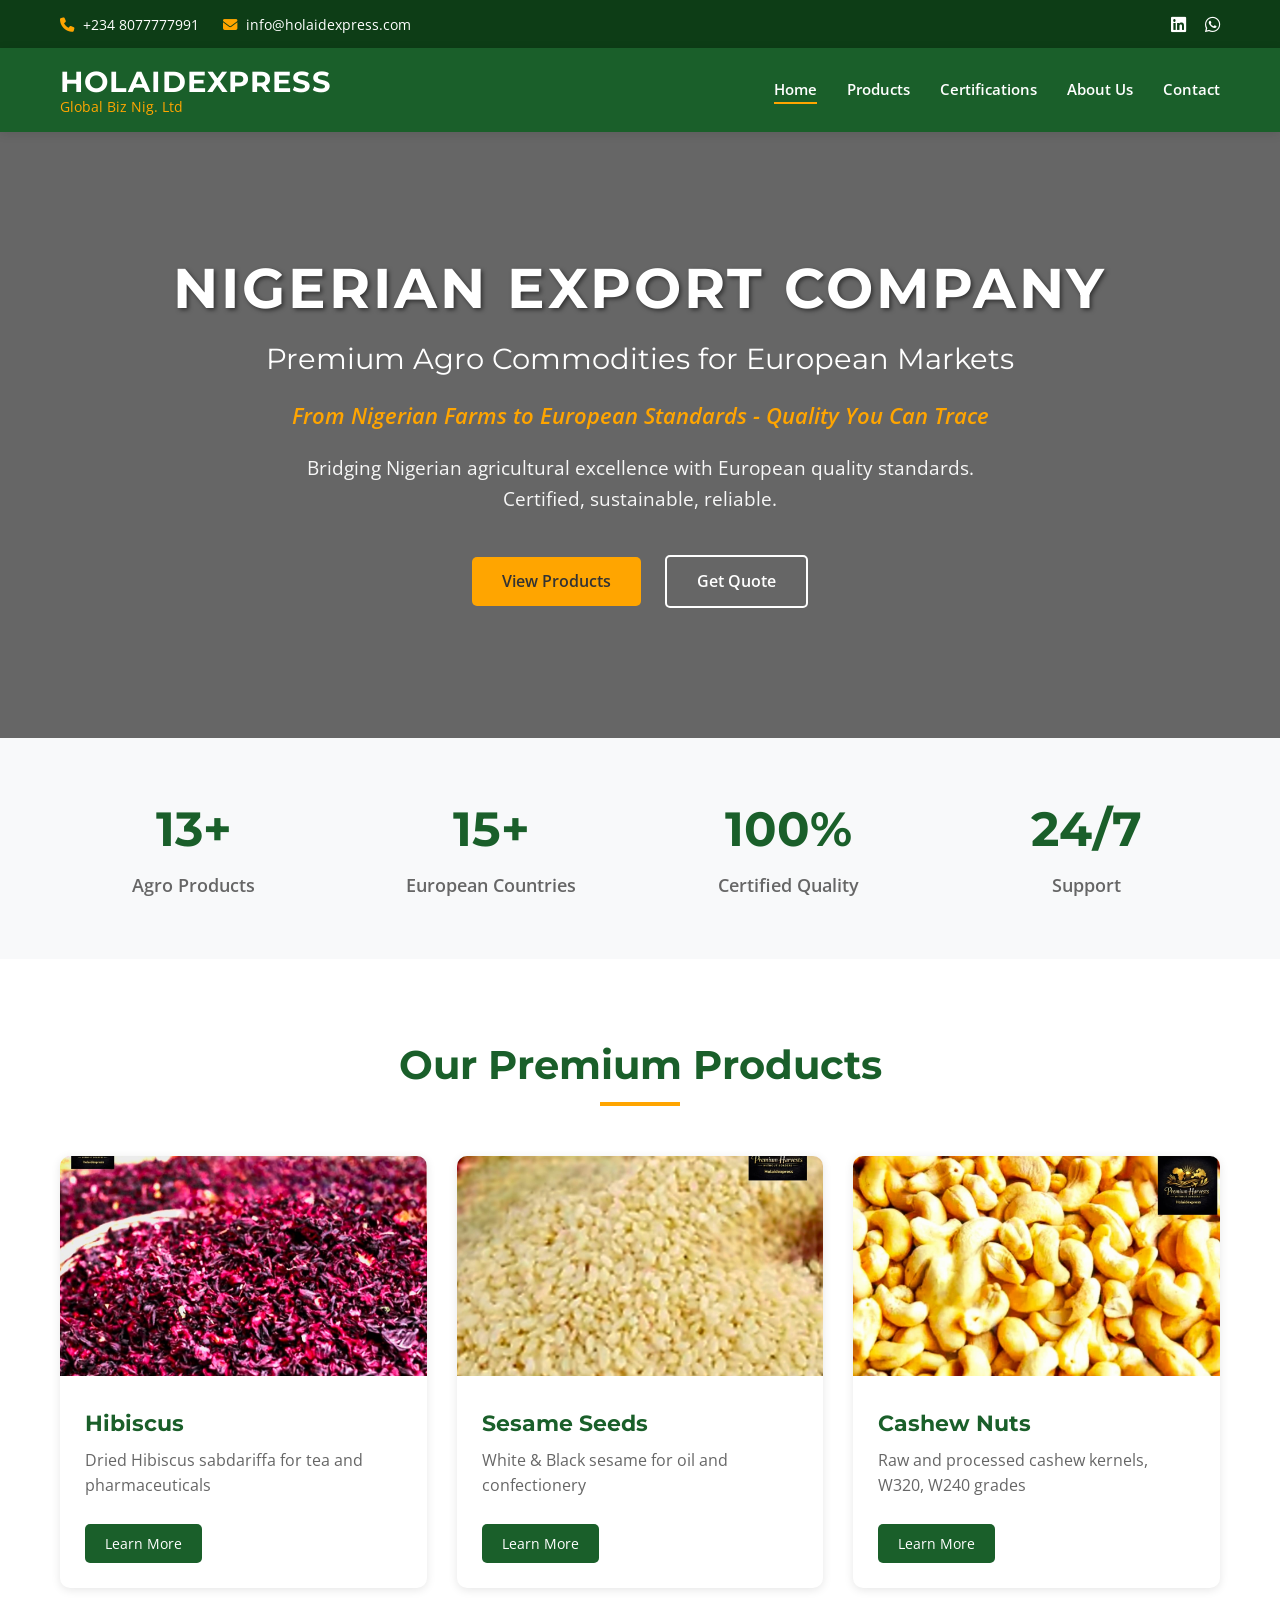
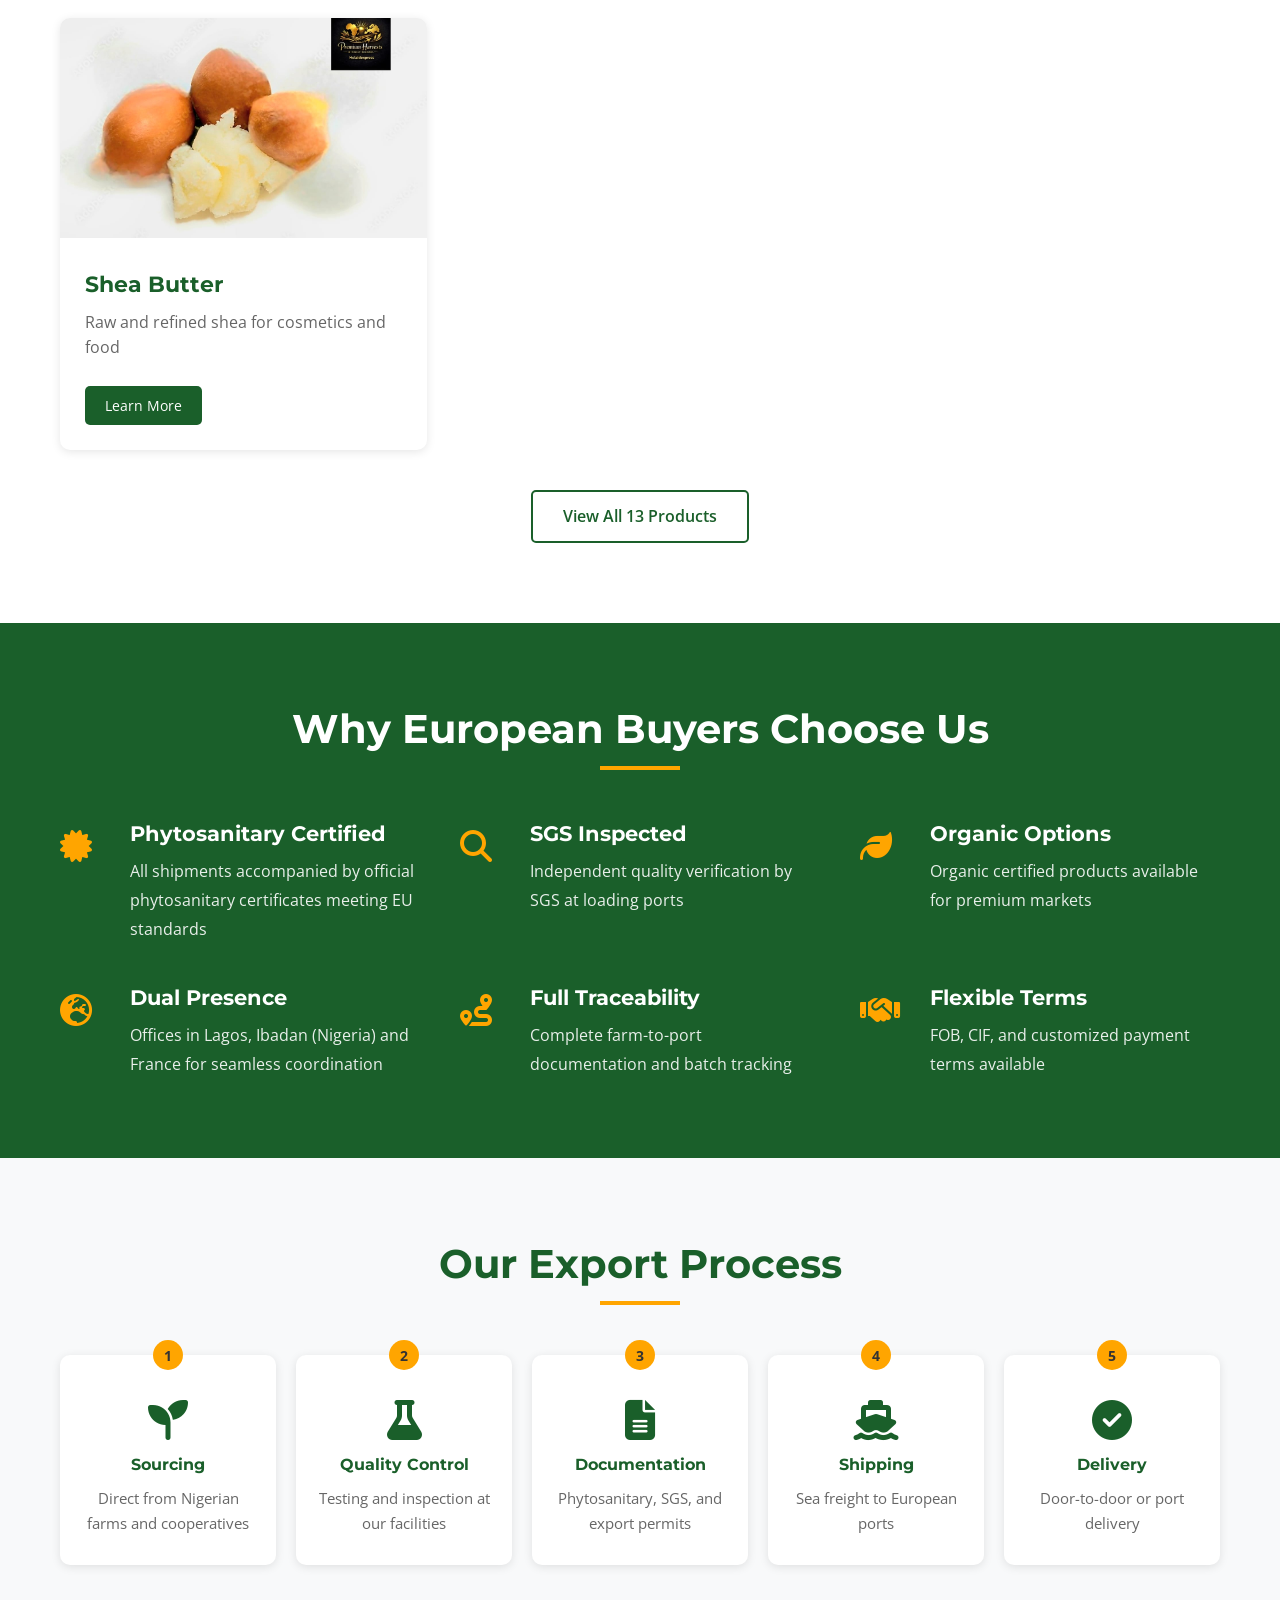
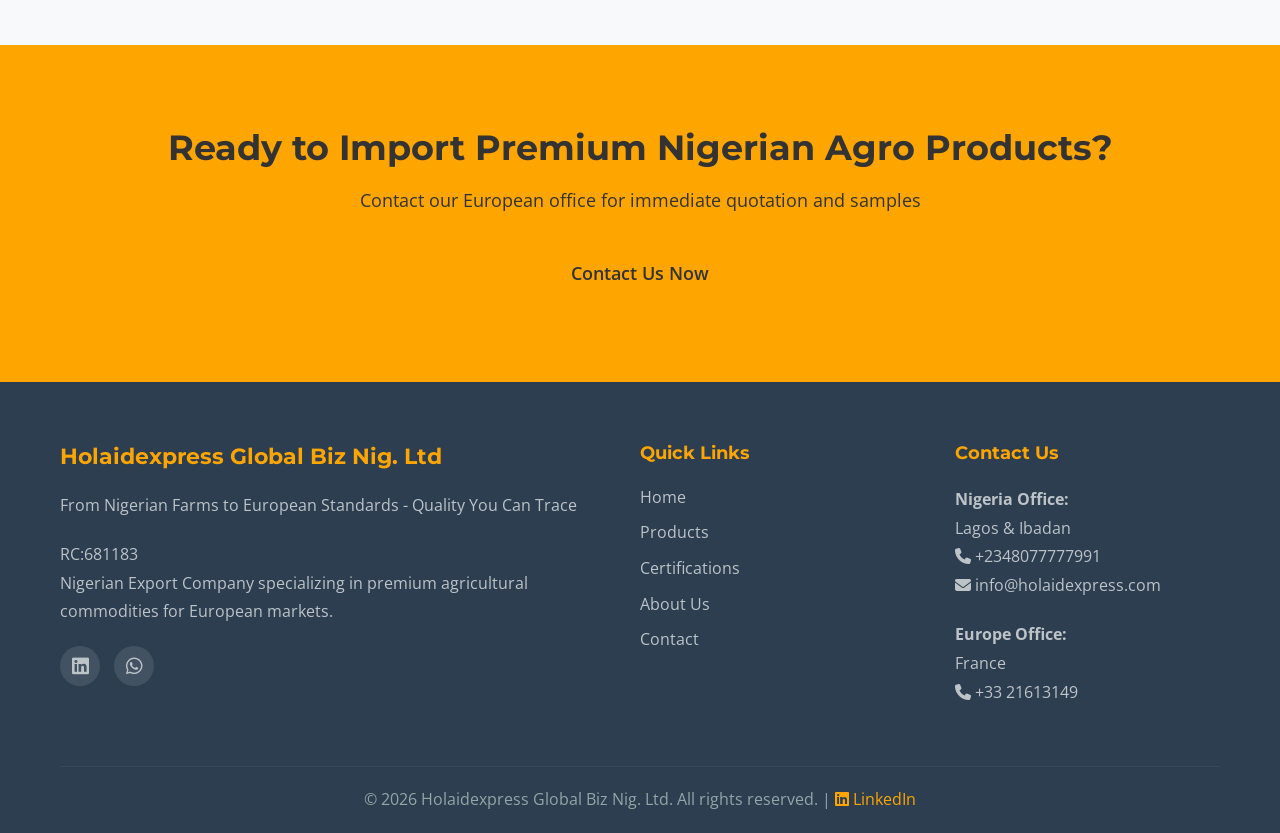
<file: index.html>
<!DOCTYPE html>
<html lang="en">
<head>
    <meta charset="UTF-8">
    <meta name="viewport" content="width=device-width, initial-scale=1.0">
    <title>Holaidexpress Global Biz Nig. Ltd | Nigerian Agro Commodities Export</title>
    <meta name="description" content="Premium Nigerian agricultural exports: Hibiscus, Sesame, Cashew, Shea Butter, Cocoa, Ginger. Phytosanitary certified. Exporting to Europe.">
    <link rel="stylesheet" href="css/style.css">
    <link href="https://fonts.googleapis.com/css2?family=Montserrat:wght@400;600;700&family=Open+Sans:wght@400;600&display=swap" rel="stylesheet">
    <link rel="stylesheet" href="https://cdnjs.cloudflare.com/ajax/libs/font-awesome/6.4.0/css/all.min.css">
</head>
<body>
    <!-- Top Bar -->
    <div class="top-bar">
        <div class="container">
            <div class="contact-info">
                <span><i class="fas fa-phone"></i> +234 8077777991</span>
                <span><i class="fas fa-envelope"></i> info@holaidexpress.com</span>
            </div>
            <div class="social-links">
                <a href="https://linkedin.com/company/holaidexpress" target="_blank"><i class="fab fa-linkedin"></i></a>
                <a href="https://wa.me/2349064299762" target="_blank"><i class="fab fa-whatsapp"></i></a>
            </div>
        </div>
    </div>

    <!-- Navigation -->
    <nav class="navbar">
        <div class="container">
            <div class="logo">
                <h1>HOLAIDEXPRESS</h1>
                <span>Global Biz Nig. Ltd</span>
            </div>
            <ul class="nav-links">
                <li><a href="index.html" class="active">Home</a></li>
                <li><a href="products.html">Products</a></li>
                <li><a href="certifications.html">Certifications</a></li>
                <li><a href="about.html">About Us</a></li>
                <li><a href="contact.html">Contact</a></li>
            </ul>
            <div class="hamburger">
                <span></span>
                <span></span>
                <span></span>
            </div>
        </div>
    </nav>

    <!-- Hero Section -->
    <header class="hero">
        <div class="hero-overlay"></div>
        <div class="container">
            <div class="hero-content">
                <h1>Nigerian Export Company</h1>
                <h2>Premium Agro Commodities for European Markets</h2>
                <p class="tagline">From Nigerian Farms to European Standards - Quality You Can Trace</p>
                <p class="subtitle">Bridging Nigerian agricultural excellence with European quality standards. Certified, sustainable, reliable.</p>
                <div class="cta-buttons">
                    <a href="products.html" class="btn btn-primary">View Products</a>
                    <a href="contact.html" class="btn btn-secondary">Get Quote</a>
                </div>
            </div>
        </div>
    </header>

    <!-- Stats Section -->
    <section class="stats">
        <div class="container">
            <div class="stat-grid">
                <div class="stat-item">
                    <h3>13+</h3>
                    <p>Agro Products</p>
                </div>
                <div class="stat-item">
                    <h3>15+</h3>
                    <p>European Countries</p>
                </div>
                <div class="stat-item">
                    <h3>100%</h3>
                    <p>Certified Quality</p>
                </div>
                <div class="stat-item">
                    <h3>24/7</h3>
                    <p>Support</p>
                </div>
            </div>
        </div>
    </section>

    <!-- Featured Products -->
    <section class="featured-products">
        <div class="container">
            <h2 class="section-title">Our Premium Products</h2>
            <div class="product-grid">
                <div class="product-card">
                    <img src="hibiscus.jpeg" alt="Dried Hibiscus Flowers">
                    <div class="product-info">
                        <h3>Hibiscus</h3>
                        <p>Dried Hibiscus sabdariffa for tea and pharmaceuticals</p>
                        <a href="products.html#hibiscus" class="btn-small">Learn More</a>
                    </div>
                </div>
                <div class="product-card">
                    <img src="sesame.jpeg" alt="Sesame Seeds">
                    <div class="product-info">
                        <h3>Sesame Seeds</h3>
                        <p>White & Black sesame for oil and confectionery</p>
                        <a href="products.html#sesame" class="btn-small">Learn More</a>
                    </div>
                </div>
                <div class="product-card">
                    <img src="cashew.jpeg" alt="Cashew Nuts">
                    <div class="product-info">
                        <h3>Cashew Nuts</h3>
                        <p>Raw and processed cashew kernels, W320, W240 grades</p>
                        <a href="products.html#cashew" class="btn-small">Learn More</a>
                    </div>
                </div>
                <div class="product-card">
                    <img src="shea-butter.jpeg" alt="Shea Butter">
                    <div class="product-info">
                        <h3>Shea Butter</h3>
                        <p>Raw and refined shea for cosmetics and food</p>
                        <a href="products.html#shea" class="btn-small">Learn More</a>
                    </div>
                </div>
            </div>
            <div class="text-center">
                <a href="products.html" class="btn btn-outline">View All 13 Products</a>
            </div>
        </div>
    </section>

    <!-- Why Choose Us -->
    <section class="why-us">
        <div class="container">
            <h2 class="section-title">Why European Buyers Choose Us</h2>
            <div class="features-grid">
                <div class="feature">
                    <div class="icon"><i class="fas fa-certificate"></i></div>
                    <div>
                        <h3>Phytosanitary Certified</h3>
                        <p>All shipments accompanied by official phytosanitary certificates meeting EU standards</p>
                    </div>
                </div>
                <div class="feature">
                    <div class="icon"><i class="fas fa-search"></i></div>
                    <div>
                        <h3>SGS Inspected</h3>
                        <p>Independent quality verification by SGS at loading ports</p>
                    </div>
                </div>
                <div class="feature">
                    <div class="icon"><i class="fas fa-leaf"></i></div>
                    <div>
                        <h3>Organic Options</h3>
                        <p>Organic certified products available for premium markets</p>
                    </div>
                </div>
                <div class="feature">
                    <div class="icon"><i class="fas fa-globe-europe"></i></div>
                    <div>
                        <h3>Dual Presence</h3>
                        <p>Offices in Lagos, Ibadan (Nigeria) and France for seamless coordination</p>
                    </div>
                </div>
                <div class="feature">
                    <div class="icon"><i class="fas fa-route"></i></div>
                    <div>
                        <h3>Full Traceability</h3>
                        <p>Complete farm-to-port documentation and batch tracking</p>
                    </div>
                </div>
                <div class="feature">
                    <div class="icon"><i class="fas fa-handshake"></i></div>
                    <div>
                        <h3>Flexible Terms</h3>
                        <p>FOB, CIF, and customized payment terms available</p>
                    </div>
                </div>
            </div>
        </div>
    </section>

    <!-- Export Process -->
    <section class="process">
        <div class="container">
            <h2 class="section-title">Our Export Process</h2>
            <div class="process-steps">
                <div class="step">
                    <div class="step-num">1</div>
                    <i class="fas fa-seedling"></i>
                    <h4>Sourcing</h4>
                    <p>Direct from Nigerian farms and cooperatives</p>
                </div>
                <div class="step">
                    <div class="step-num">2</div>
                    <i class="fas fa-flask"></i>
                    <h4>Quality Control</h4>
                    <p>Testing and inspection at our facilities</p>
                </div>
                <div class="step">
                    <div class="step-num">3</div>
                    <i class="fas fa-file-alt"></i>
                    <h4>Documentation</h4>
                    <p>Phytosanitary, SGS, and export permits</p>
                </div>
                <div class="step">
                    <div class="step-num">4</div>
                    <i class="fas fa-ship"></i>
                    <h4>Shipping</h4>
                    <p>Sea freight to European ports</p>
                </div>
                <div class="step">
                    <div class="step-num">5</div>
                    <i class="fas fa-check-circle"></i>
                    <h4>Delivery</h4>
                    <p>Door-to-door or port delivery</p>
                </div>
            </div>
        </div>
    </section>

    <!-- CTA Section -->
    <section class="cta">
        <div class="container">
            <h2>Ready to Import Premium Nigerian Agro Products?</h2>
            <p>Contact our European office for immediate quotation and samples</p>
            <a href="contact.html" class="btn btn-primary btn-large">Contact Us Now</a>
        </div>
    </section>

    <!-- Footer -->
    <footer>
        <div class="container">
            <div class="footer-grid">
                <div class="footer-col">
                    <h3>Holaidexpress Global Biz Nig. Ltd</h3>
                    <p>From Nigerian Farms to European Standards - Quality You Can Trace</p>
                    <p>RC:681183<br>
                    Nigerian Export Company specializing in premium agricultural commodities for European markets.</p>
                    <div class="social-links">
                        <a href="https://linkedin.com/in/holaidexpressglobal" target="_blank"><i class="fab fa-linkedin"></i></a>
                        <a href="https://wa.me/2349064299762" target="_blank"><i class="fab fa-whatsapp"></i></a>
                    </div>
                </div>
                <div class="footer-col">
                    <h4>Quick Links</h4>
                    <ul>
                        <li><a href="index.html">Home</a></li>
                        <li><a href="products.html">Products</a></li>
                        <li><a href="certifications.html">Certifications</a></li>
                        <li><a href="about.html">About Us</a></li>
                        <li><a href="contact.html">Contact</a></li>
                    </ul>
                </div>
                <div class="footer-col">
                    <h4>Contact Us</h4>
                    <p><strong>Nigeria Office:</strong><br>
                    Lagos & Ibadan<br>
                    <i class="fas fa-phone"></i> +2348077777991<br>
                    <i class="fas fa-envelope"></i> info@holaidexpress.com</p>
                    
                    <p><strong>Europe Office:</strong><br>
                    France<br>
                    <i class="fas fa-phone"></i> +33 21613149</p>
                </div>
            </div>
            <div class="footer-bottom">
                <p>&copy; 2026 Holaidexpress Global Biz Nig. Ltd. All rights reserved. | <a href="https://linkedin.com/in/holaidexpressglobal" target="_blank"><i class="fab fa-linkedin"></i> LinkedIn</a></p>
            </div>
        </div>
    </footer>

    <script src="js/main.js"></script>
</body>
</html>
</file>
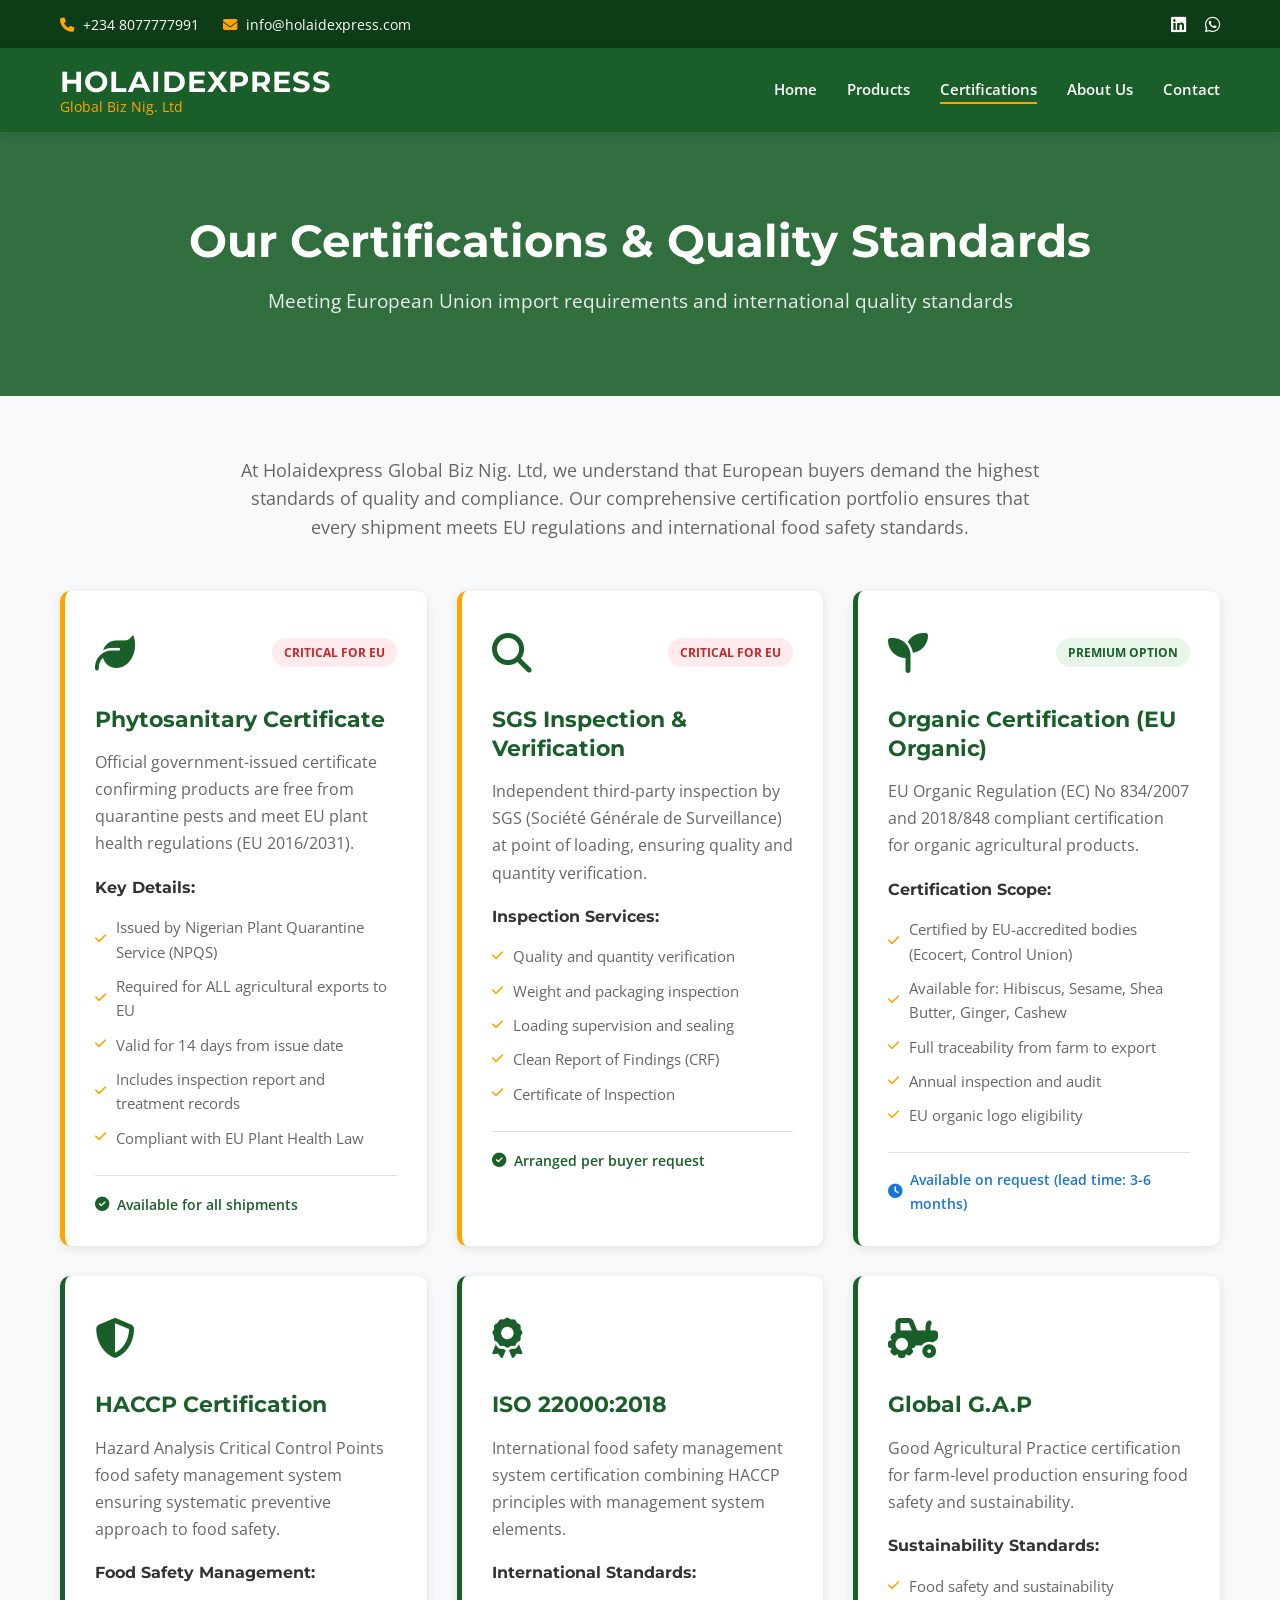
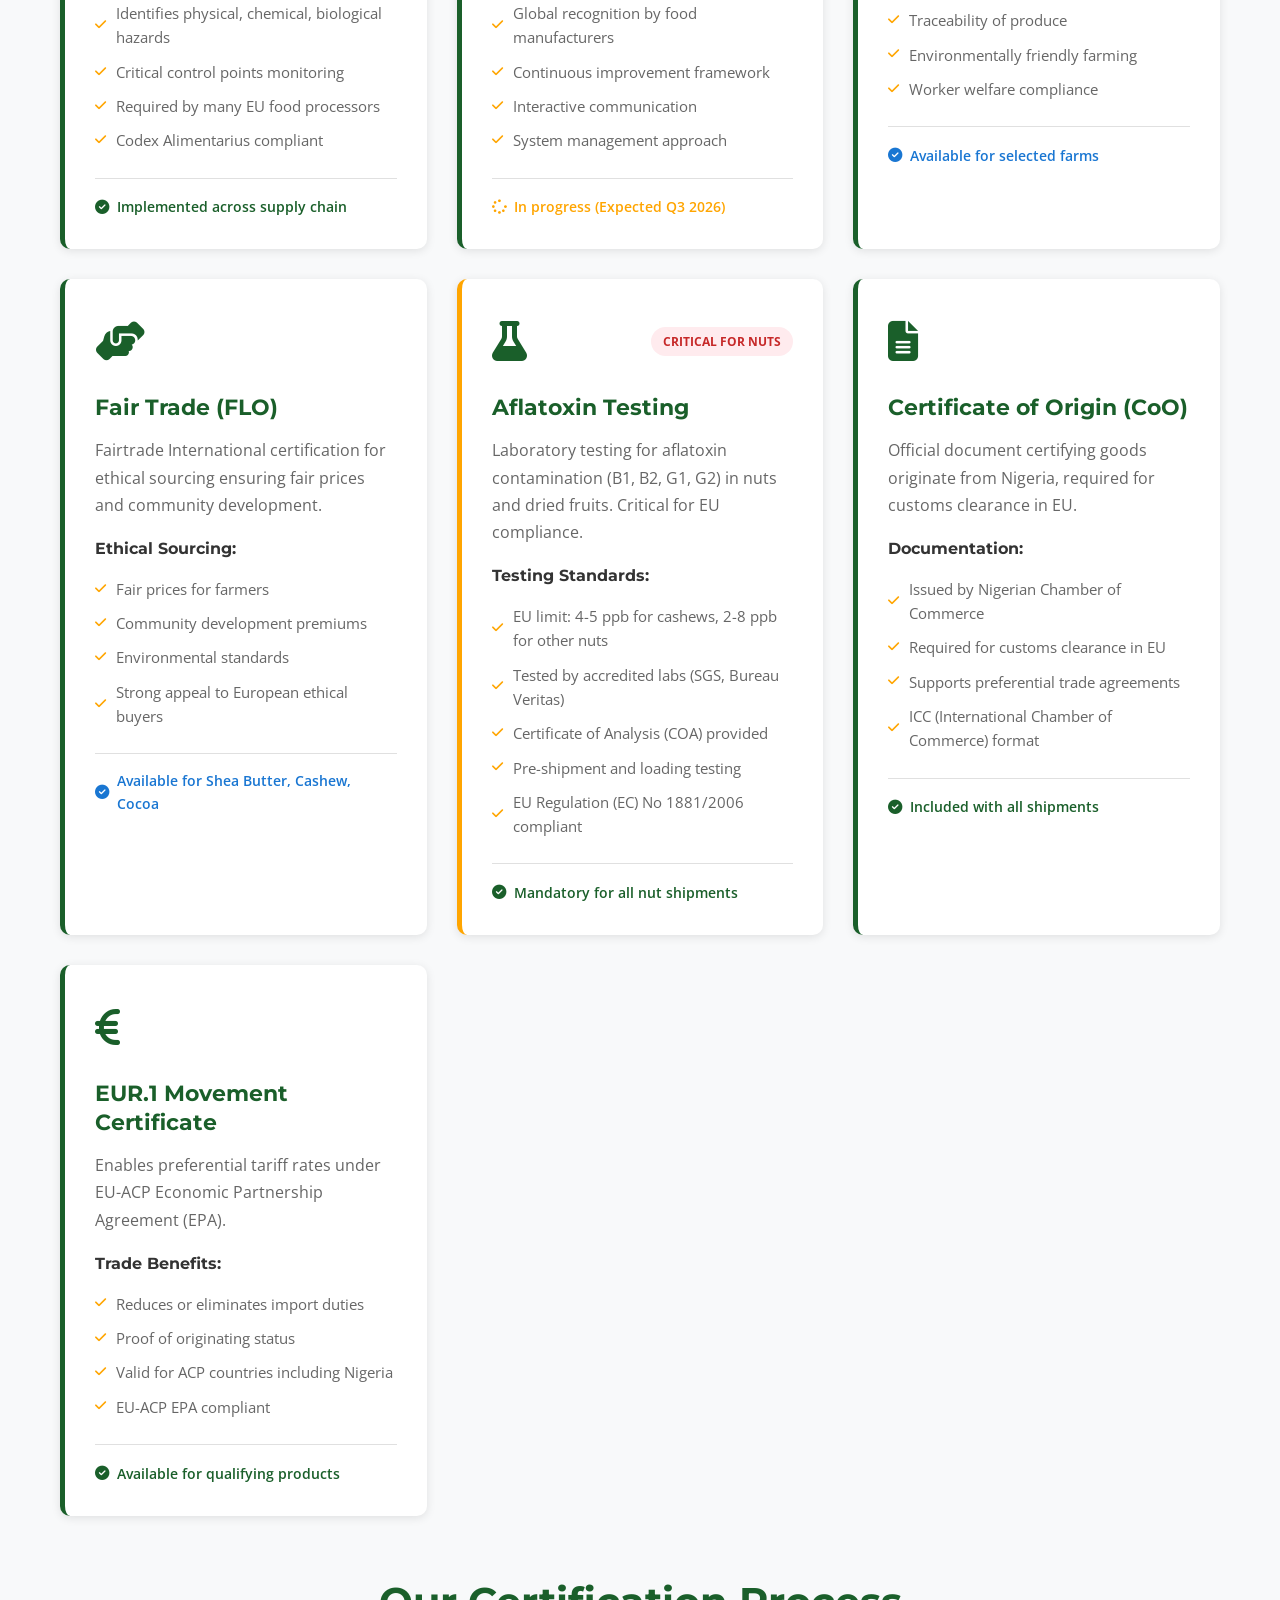
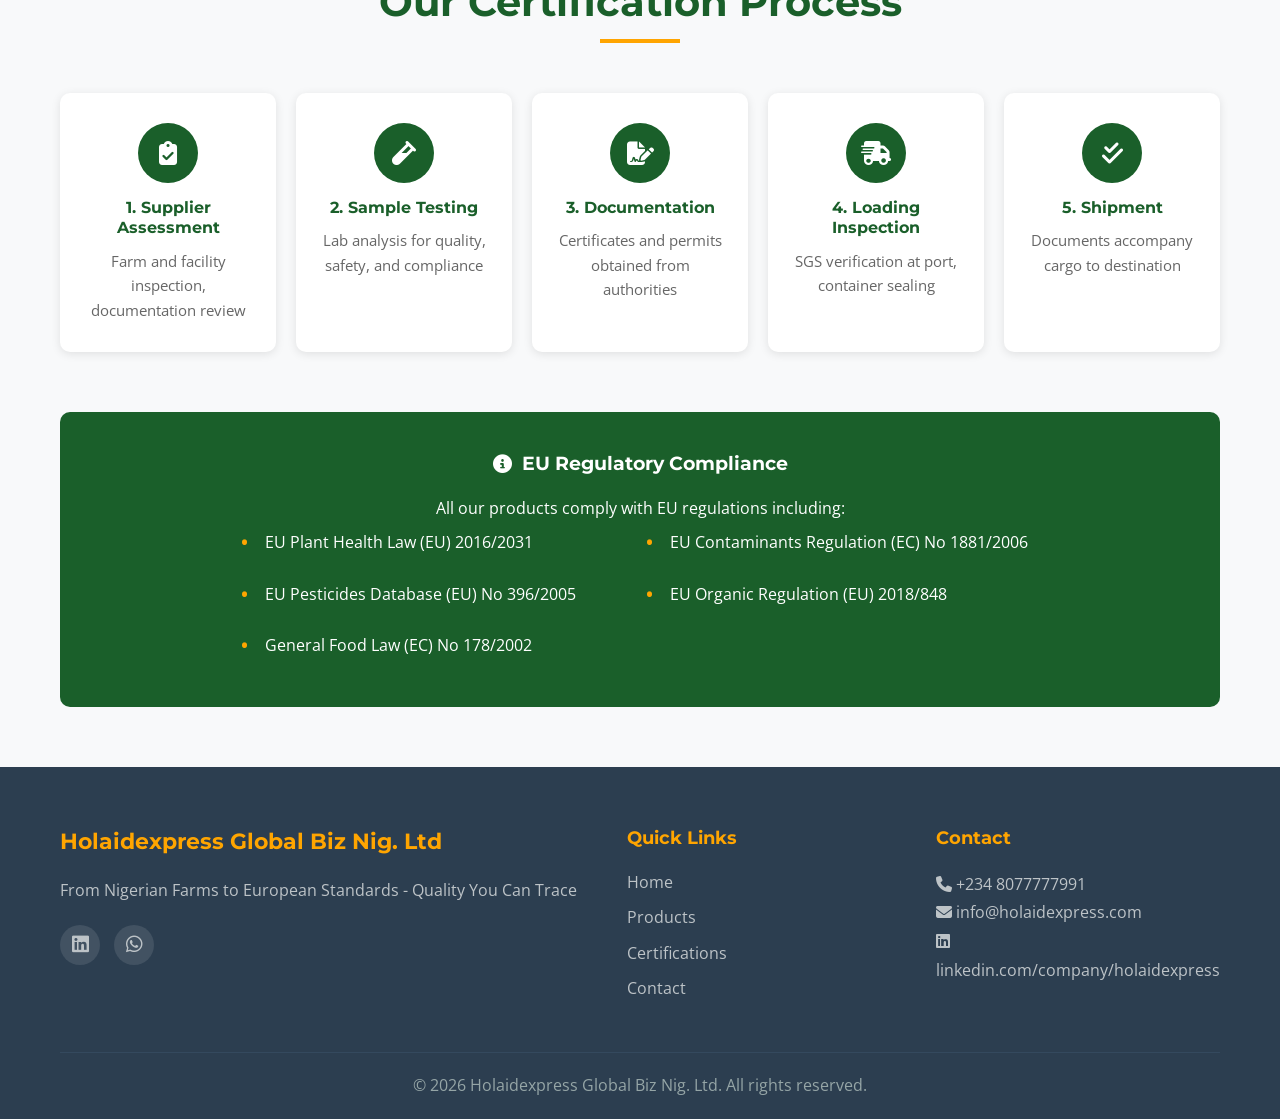
<file: certifications.html>
<!DOCTYPE html>
<html lang="en">
<head>
    <meta charset="UTF-8">
    <meta name="viewport" content="width=device-width, initial-scale=1.0">
    <title>Certifications | Holaidexpress Global Biz Nig. Ltd</title>
    <meta name="description" content="Phytosanitary, SGS, Organic, HACCP, ISO certifications for Nigerian agro exports to Europe.">
    <link rel="stylesheet" href="css/style.css">
    <link href="https://fonts.googleapis.com/css2?family=Montserrat:wght@400;600;700&family=Open+Sans:wght@400;600&display=swap" rel="stylesheet">
    <link rel="stylesheet" href="https://cdnjs.cloudflare.com/ajax/libs/font-awesome/6.4.0/css/all.min.css">
</head>
<body>
    <!-- Top Bar -->
    <div class="top-bar">
        <div class="container">
            <div class="contact-info">
                <span><i class="fas fa-phone"></i> +234 8077777991</span>
                <span><i class="fas fa-envelope"></i> info@holaidexpress.com</span>
            </div>
            <div class="social-links">
                <a href="https://linkedin.com/company/holaidexpress" target="_blank"><i class="fab fa-linkedin"></i></a>
                <a href="https://wa.me/2349064299762" target="_blank"><i class="fab fa-whatsapp"></i></a>
            </div>
        </div>
    </div>

    <!-- Navigation -->
    <nav class="navbar">
        <div class="container">
            <div class="logo">
                <h1>HOLAIDEXPRESS</h1>
                <span>Global Biz Nig. Ltd</span>
            </div>
            <ul class="nav-links">
                <li><a href="index.html">Home</a></li>
                <li><a href="products.html">Products</a></li>
                <li><a href="certifications.html" class="active">Certifications</a></li>
                <li><a href="about.html">About Us</a></li>
                <li><a href="contact.html">Contact</a></li>
            </ul>
            <div class="hamburger">
                <span></span>
                <span></span>
                <span></span>
            </div>
        </div>
    </nav>

    <!-- Page Header -->
    <section class="page-header">
        <div class="container">
            <h1>Our Certifications & Quality Standards</h1>
            <p>Meeting European Union import requirements and international quality standards</p>
        </div>
    </section>

    <main class="certifications-page">
        <div class="container">
            
            <div class="cert-intro">
                <p>At Holaidexpress Global Biz Nig. Ltd, we understand that European buyers demand the highest standards of quality and compliance. Our comprehensive certification portfolio ensures that every shipment meets EU regulations and international food safety standards.</p>
            </div>

            <div class="cert-grid">
                <!-- Phytosanitary -->
                <div class="cert-card critical">
                    <div class="cert-header">
                        <div class="cert-icon"><i class="fas fa-leaf"></i></div>
                        <div class="cert-badge critical-badge">CRITICAL FOR EU</div>
                    </div>
                    <h2>Phytosanitary Certificate</h2>
                    <p>Official government-issued certificate confirming products are free from quarantine pests and meet EU plant health regulations (EU 2016/2031).</p>
                    
                    <div class="cert-details">
                        <h4>Key Details:</h4>
                        <ul>
                            <li><i class="fas fa-check"></i> Issued by Nigerian Plant Quarantine Service (NPQS)</li>
                            <li><i class="fas fa-check"></i> Required for ALL agricultural exports to EU</li>
                            <li><i class="fas fa-check"></i> Valid for 14 days from issue date</li>
                            <li><i class="fas fa-check"></i> Includes inspection report and treatment records</li>
                            <li><i class="fas fa-check"></i> Compliant with EU Plant Health Law</li>
                        </ul>
                    </div>
                    
                    <div class="cert-status">
                        <span class="status active"><i class="fas fa-check-circle"></i> Available for all shipments</span>
                    </div>
                </div>

                <!-- SGS -->
                <div class="cert-card critical">
                    <div class="cert-header">
                        <div class="cert-icon"><i class="fas fa-search"></i></div>
                        <div class="cert-badge critical-badge">CRITICAL FOR EU</div>
                    </div>
                    <h2>SGS Inspection & Verification</h2>
                    <p>Independent third-party inspection by SGS (Société Générale de Surveillance) at point of loading, ensuring quality and quantity verification.</p>
                    
                    <div class="cert-details">
                        <h4>Inspection Services:</h4>
                        <ul>
                            <li><i class="fas fa-check"></i> Quality and quantity verification</li>
                            <li><i class="fas fa-check"></i> Weight and packaging inspection</li>
                            <li><i class="fas fa-check"></i> Loading supervision and sealing</li>
                            <li><i class="fas fa-check"></i> Clean Report of Findings (CRF)</li>
                            <li><i class="fas fa-check"></i> Certificate of Inspection</li>
                        </ul>
                    </div>
                    
                    <div class="cert-status">
                        <span class="status active"><i class="fas fa-check-circle"></i> Arranged per buyer request</span>
                    </div>
                </div>

                <!-- Organic -->
                <div class="cert-card">
                    <div class="cert-header">
                        <div class="cert-icon"><i class="fas fa-seedling"></i></div>
                        <div class="cert-badge premium-badge">PREMIUM OPTION</div>
                    </div>
                    <h2>Organic Certification (EU Organic)</h2>
                    <p>EU Organic Regulation (EC) No 834/2007 and 2018/848 compliant certification for organic agricultural products.</p>
                    
                    <div class="cert-details">
                        <h4>Certification Scope:</h4>
                        <ul>
                            <li><i class="fas fa-check"></i> Certified by EU-accredited bodies (Ecocert, Control Union)</li>
                            <li><i class="fas fa-check"></i> Available for: Hibiscus, Sesame, Shea Butter, Ginger, Cashew</li>
                            <li><i class="fas fa-check"></i> Full traceability from farm to export</li>
                            <li><i class="fas fa-check"></i> Annual inspection and audit</li>
                            <li><i class="fas fa-check"></i> EU organic logo eligibility</li>
                        </ul>
                    </div>
                    
                    <div class="cert-status">
                        <span class="status available"><i class="fas fa-clock"></i> Available on request (lead time: 3-6 months)</span>
                    </div>
                </div>

                <!-- HACCP -->
                <div class="cert-card">
                    <div class="cert-header">
                        <div class="cert-icon"><i class="fas fa-shield-alt"></i></div>
                    </div>
                    <h2>HACCP Certification</h2>
                    <p>Hazard Analysis Critical Control Points food safety management system ensuring systematic preventive approach to food safety.</p>
                    
                    <div class="cert-details">
                        <h4>Food Safety Management:</h4>
                        <ul>
                            <li><i class="fas fa-check"></i> Identifies physical, chemical, biological hazards</li>
                            <li><i class="fas fa-check"></i> Critical control points monitoring</li>
                            <li><i class="fas fa-check"></i> Required by many EU food processors</li>
                            <li><i class="fas fa-check"></i> Codex Alimentarius compliant</li>
                        </ul>
                    </div>
                    
                    <div class="cert-status">
                        <span class="status active"><i class="fas fa-check-circle"></i> Implemented across supply chain</span>
                    </div>
                </div>

                <!-- ISO 22000 -->
                <div class="cert-card">
                    <div class="cert-header">
                        <div class="cert-icon"><i class="fas fa-award"></i></div>
                    </div>
                    <h2>ISO 22000:2018</h2>
                    <p>International food safety management system certification combining HACCP principles with management system elements.</p>
                    
                    <div class="cert-details">
                        <h4>International Standards:</h4>
                        <ul>
                            <li><i class="fas fa-check"></i> Global recognition by food manufacturers</li>
                            <li><i class="fas fa-check"></i> Continuous improvement framework</li>
                            <li><i class="fas fa-check"></i> Interactive communication</li>
                            <li><i class="fas fa-check"></i> System management approach</li>
                        </ul>
                    </div>
                    
                    <div class="cert-status">
                        <span class="status progress"><i class="fas fa-spinner"></i> In progress (Expected Q3 2026)</span>
                    </div>
                </div>

                <!-- Global GAP -->
                <div class="cert-card">
                    <div class="cert-header">
                        <div class="cert-icon"><i class="fas fa-tractor"></i></div>
                    </div>
                    <h2>Global G.A.P</h2>
                    <p>Good Agricultural Practice certification for farm-level production ensuring food safety and sustainability.</p>
                    
                    <div class="cert-details">
                        <h4>Sustainability Standards:</h4>
                        <ul>
                            <li><i class="fas fa-check"></i> Food safety and sustainability</li>
                            <li><i class="fas fa-check"></i> Traceability of produce</li>
                            <li><i class="fas fa-check"></i> Environmentally friendly farming</li>
                            <li><i class="fas fa-check"></i> Worker welfare compliance</li>
                        </ul>
                    </div>
                    
                    <div class="cert-status">
                        <span class="status available"><i class="fas fa-check-circle"></i> Available for selected farms</span>
                    </div>
                </div>

                <!-- Fair Trade -->
                <div class="cert-card">
                    <div class="cert-header">
                        <div class="cert-icon"><i class="fas fa-hands-helping"></i></div>
                    </div>
                    <h2>Fair Trade (FLO)</h2>
                    <p>Fairtrade International certification for ethical sourcing ensuring fair prices and community development.</p>
                    
                    <div class="cert-details">
                        <h4>Ethical Sourcing:</h4>
                        <ul>
                            <li><i class="fas fa-check"></i> Fair prices for farmers</li>
                            <li><i class="fas fa-check"></i> Community development premiums</li>
                            <li><i class="fas fa-check"></i> Environmental standards</li>
                            <li><i class="fas fa-check"></i> Strong appeal to European ethical buyers</li>
                        </ul>
                    </div>
                    
                    <div class="cert-status">
                        <span class="status available"><i class="fas fa-check-circle"></i> Available for Shea Butter, Cashew, Cocoa</span>
                    </div>
                </div>

                <!-- Aflatoxin Testing -->
                <div class="cert-card critical">
                    <div class="cert-header">
                        <div class="cert-icon"><i class="fas fa-flask"></i></div>
                        <div class="cert-badge critical-badge">CRITICAL FOR NUTS</div>
                    </div>
                    <h2>Aflatoxin Testing</h2>
                    <p>Laboratory testing for aflatoxin contamination (B1, B2, G1, G2) in nuts and dried fruits. Critical for EU compliance.</p>
                    
                    <div class="cert-details">
                        <h4>Testing Standards:</h4>
                        <ul>
                            <li><i class="fas fa-check"></i> EU limit: 4-5 ppb for cashews, 2-8 ppb for other nuts</li>
                            <li><i class="fas fa-check"></i> Tested by accredited labs (SGS, Bureau Veritas)</li>
                            <li><i class="fas fa-check"></i> Certificate of Analysis (COA) provided</li>
                            <li><i class="fas fa-check"></i> Pre-shipment and loading testing</li>
                            <li><i class="fas fa-check"></i> EU Regulation (EC) No 1881/2006 compliant</li>
                        </ul>
                    </div>
                    
                    <div class="cert-status">
                        <span class="status active"><i class="fas fa-check-circle"></i> Mandatory for all nut shipments</span>
                    </div>
                </div>

                <!-- Certificate of Origin -->
                <div class="cert-card">
                    <div class="cert-header">
                        <div class="cert-icon"><i class="fas fa-file-alt"></i></div>
                    </div>
                    <h2>Certificate of Origin (CoO)</h2>
                    <p>Official document certifying goods originate from Nigeria, required for customs clearance in EU.</p>
                    
                    <div class="cert-details">
                        <h4>Documentation:</h4>
                        <ul>
                            <li><i class="fas fa-check"></i> Issued by Nigerian Chamber of Commerce</li>
                            <li><i class="fas fa-check"></i> Required for customs clearance in EU</li>
                            <li><i class="fas fa-check"></i> Supports preferential trade agreements</li>
                            <li><i class="fas fa-check"></i> ICC (International Chamber of Commerce) format</li>
                        </ul>
                    </div>
                    
                    <div class="cert-status">
                        <span class="status active"><i class="fas fa-check-circle"></i> Included with all shipments</span>
                    </div>
                </div>

                <!-- EUR 1 -->
                <div class="cert-card">
                    <div class="cert-header">
                        <div class="cert-icon"><i class="fas fa-euro-sign"></i></div>
                    </div>
                    <h2>EUR.1 Movement Certificate</h2>
                    <p>Enables preferential tariff rates under EU-ACP Economic Partnership Agreement (EPA).</p>
                    
                    <div class="cert-details">
                        <h4>Trade Benefits:</h4>
                        <ul>
                            <li><i class="fas fa-check"></i> Reduces or eliminates import duties</li>
                            <li><i class="fas fa-check"></i> Proof of originating status</li>
                            <li><i class="fas fa-check"></i> Valid for ACP countries including Nigeria</li>
                            <li><i class="fas fa-check"></i> EU-ACP EPA compliant</li>
                        </ul>
                    </div>
                    
                    <div class="cert-status">
                        <span class="status active"><i class="fas fa-check-circle"></i> Available for qualifying products</span>
                    </div>
                </div>
            </div>

            <!-- Certification Process -->
            <div class="cert-process-section">
                <h2 class="section-title">Our Certification Process</h2>
                <div class="process-timeline">
                    <div class="timeline-item">
                        <div class="timeline-icon"><i class="fas fa-clipboard-check"></i></div>
                        <div class="timeline-content">
                            <h4>1. Supplier Assessment</h4>
                            <p>Farm and facility inspection, documentation review</p>
                        </div>
                    </div>
                    <div class="timeline-item">
                        <div class="timeline-icon"><i class="fas fa-vial"></i></div>
                        <div class="timeline-content">
                            <h4>2. Sample Testing</h4>
                            <p>Lab analysis for quality, safety, and compliance</p>
                        </div>
                    </div>
                    <div class="timeline-item">
                        <div class="timeline-icon"><i class="fas fa-file-signature"></i></div>
                        <div class="timeline-content">
                            <h4>3. Documentation</h4>
                            <p>Certificates and permits obtained from authorities</p>
                        </div>
                    </div>
                    <div class="timeline-item">
                        <div class="timeline-icon"><i class="fas fa-shipping-fast"></i></div>
                        <div class="timeline-content">
                            <h4>4. Loading Inspection</h4>
                            <p>SGS verification at port, container sealing</p>
                        </div>
                    </div>
                    <div class="timeline-item">
                        <div class="timeline-icon"><i class="fas fa-check-double"></i></div>
                        <div class="timeline-content">
                            <h4>5. Shipment</h4>
                            <p>Documents accompany cargo to destination</p>
                        </div>
                    </div>
                </div>
            </div>

            <!-- Compliance Note -->
            <div class="compliance-note">
                <h3><i class="fas fa-info-circle"></i> EU Regulatory Compliance</h3>
                <p>All our products comply with EU regulations including:</p>
                <ul>
                    <li>EU Plant Health Law (EU) 2016/2031</li>
                    <li>EU Contaminants Regulation (EC) No 1881/2006</li>
                    <li>EU Pesticides Database (EU) No 396/2005</li>
                    <li>EU Organic Regulation (EU) 2018/848</li>
                    <li>General Food Law (EC) No 178/2002</li>
                </ul>
            </div>

        </div>
    </main>

    <!-- Footer -->
    <footer>
        <div class="container">
            <div class="footer-grid">
                <div class="footer-col">
                    <h3>Holaidexpress Global Biz Nig. Ltd</h3>
                    <p>From Nigerian Farms to European Standards - Quality You Can Trace</p>
                    <div class="social-links">
                        <a href="https://linkedin.com/company/holaidexpress" target="_blank"><i class="fab fa-linkedin"></i></a>
                        <a href="https://wa.me/2349064299762" target="_blank"><i class="fab fa-whatsapp"></i></a>
                    </div>
                </div>
                <div class="footer-col">
                    <h4>Quick Links</h4>
                    <ul>
                        <li><a href="index.html">Home</a></li>
                        <li><a href="products.html">Products</a></li>
                        <li><a href="certifications.html">Certifications</a></li>
                        <li><a href="contact.html">Contact</a></li>
                    </ul>
                </div>
                <div class="footer-col">
                    <h4>Contact</h4>
                    <p><i class="fas fa-phone"></i> +234 8077777991<br>
                    <i class="fas fa-envelope"></i> info@holaidexpress.com<br>
                    <i class="fab fa-linkedin"></i> linkedin.com/company/holaidexpress</p>
                </div>
            </div>
            <div class="footer-bottom">
                <p>&copy; 2026 Holaidexpress Global Biz Nig. Ltd. All rights reserved.</p>
            </div>
        </div>
    </footer>

    <script src="js/main.js"></script>
</body>
</html>
</file>
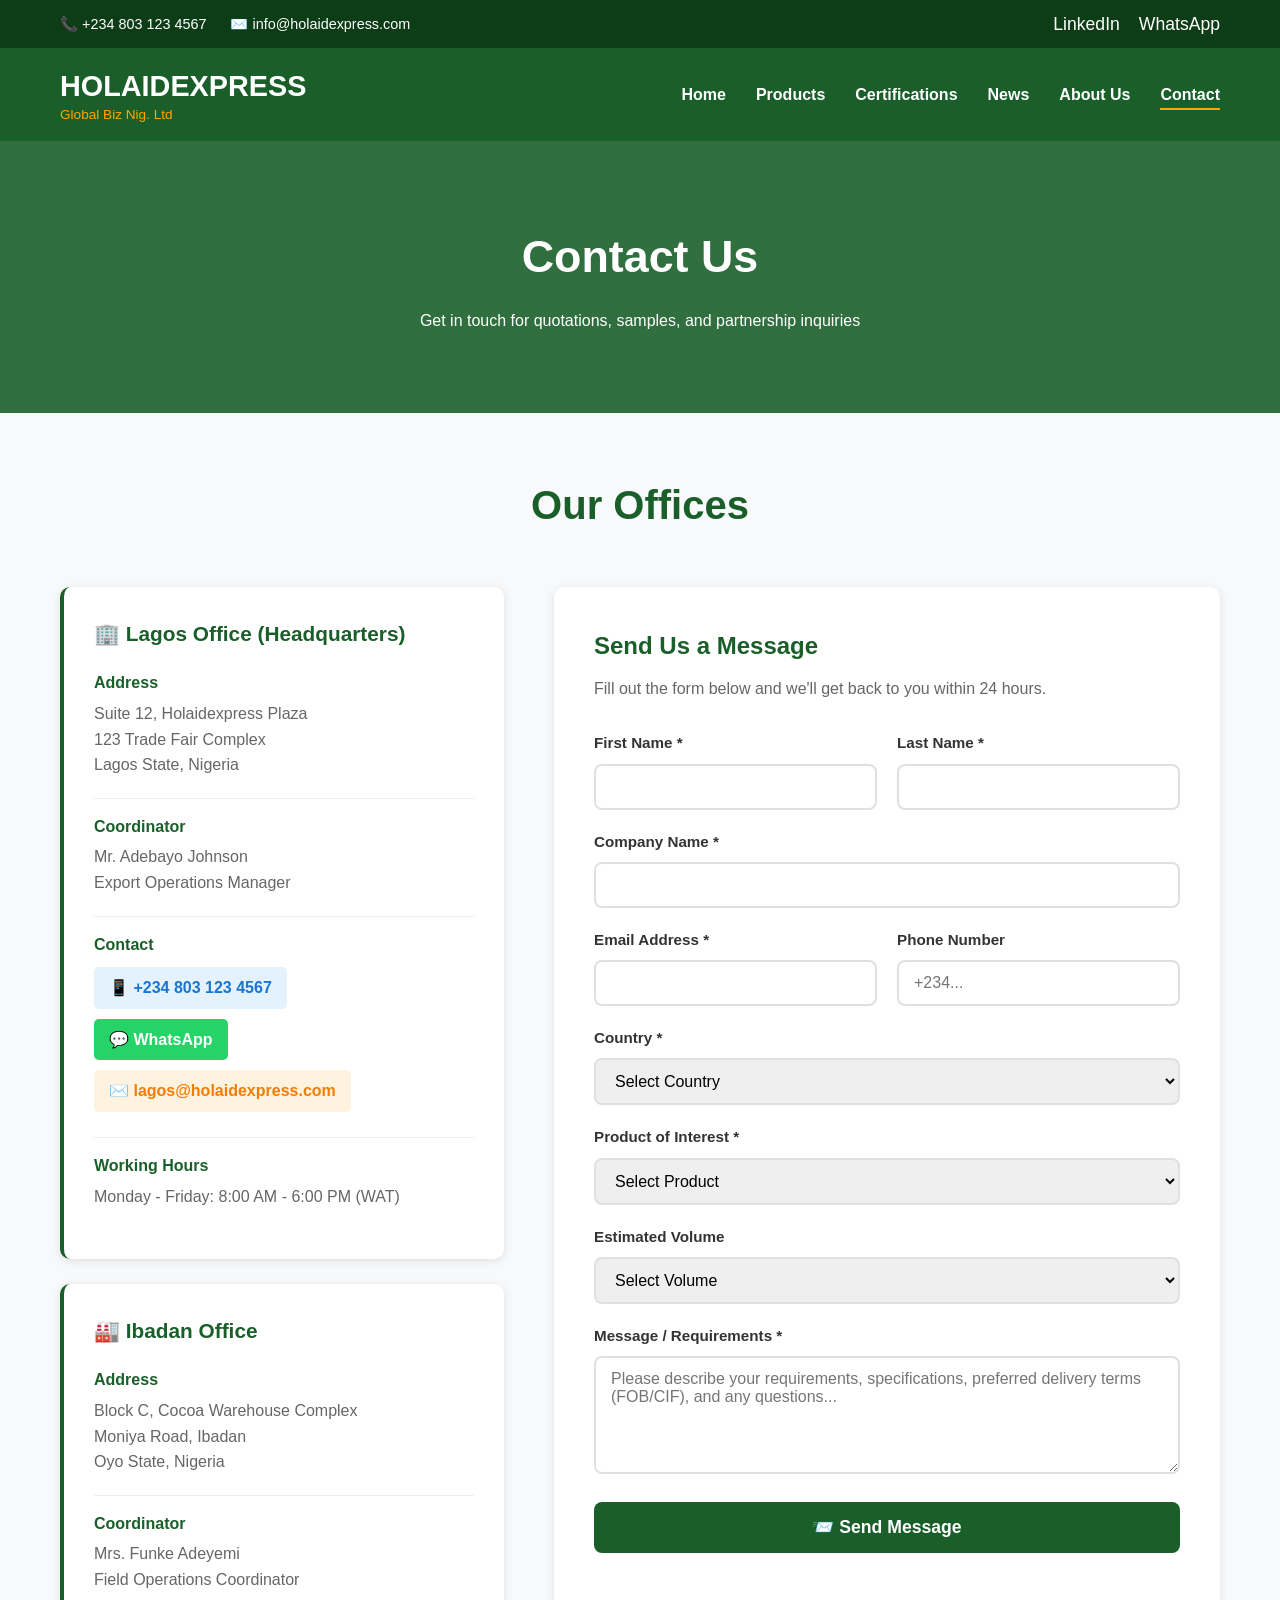
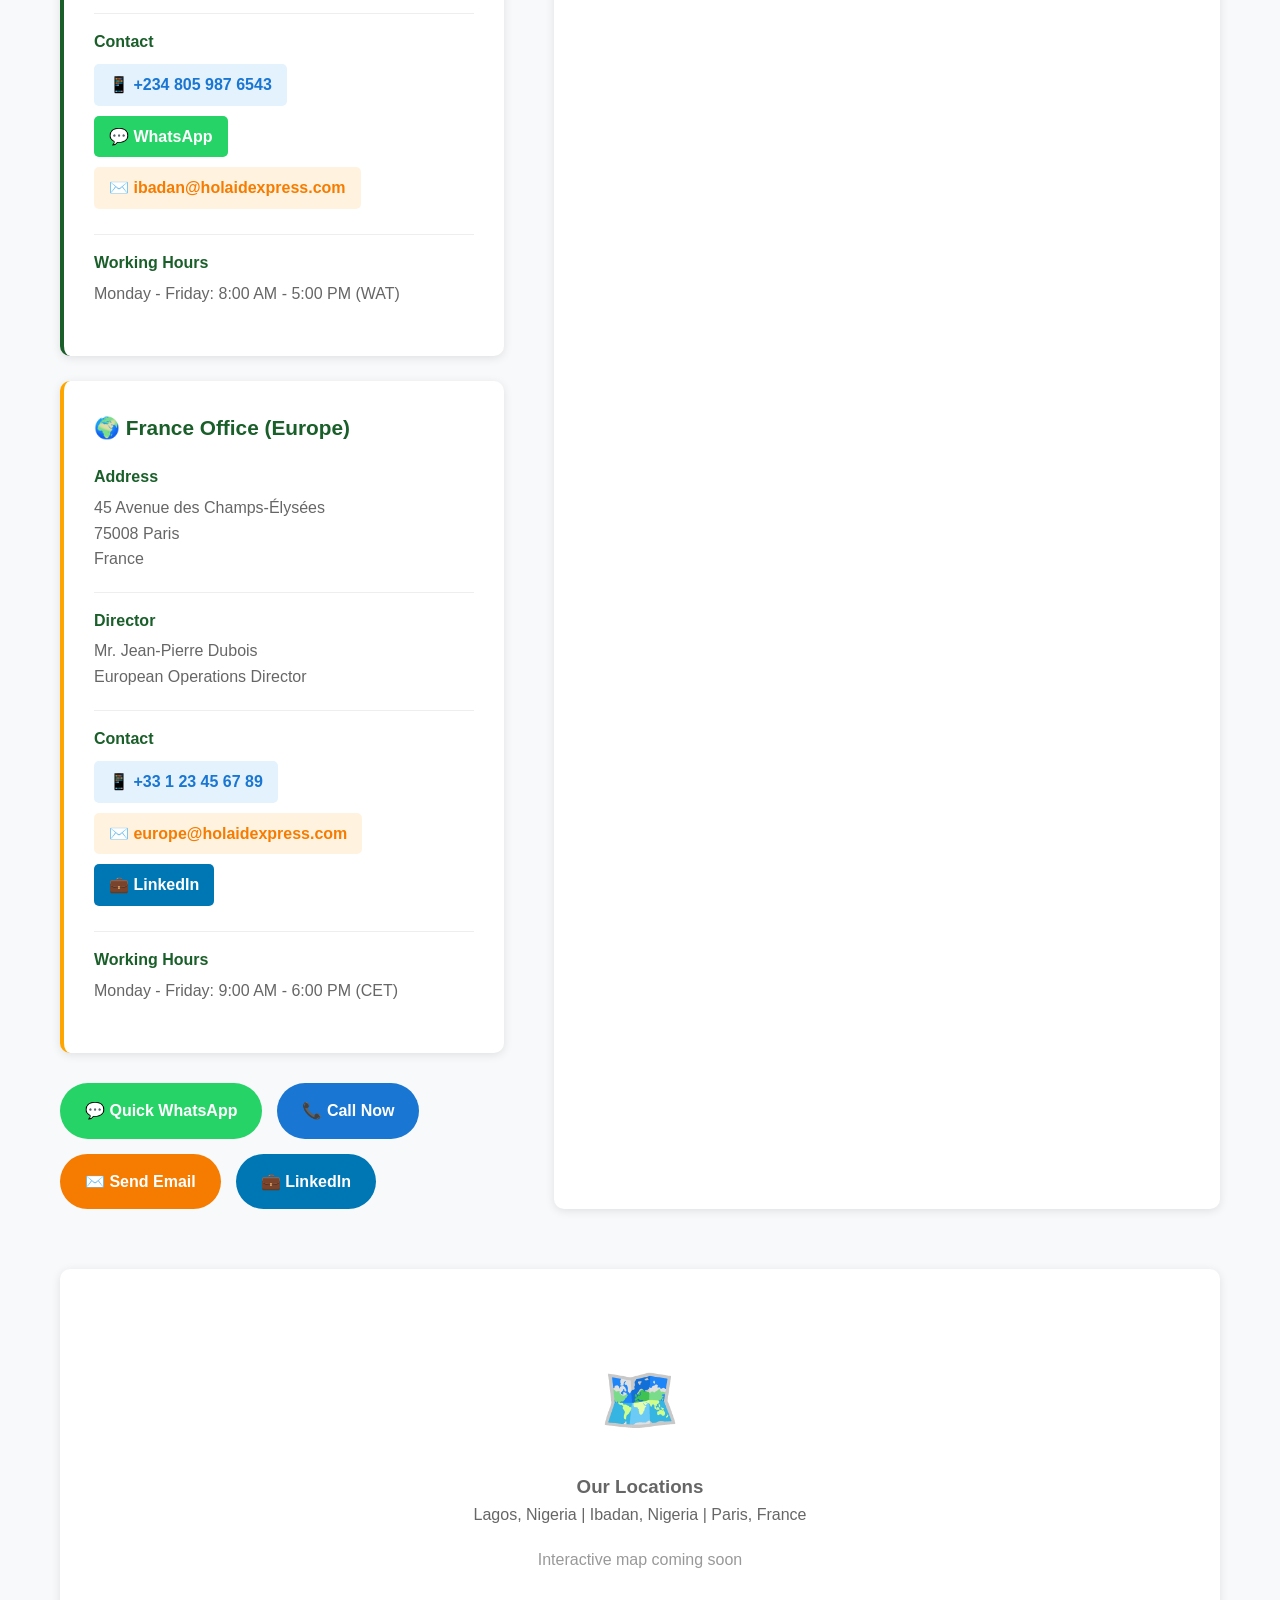
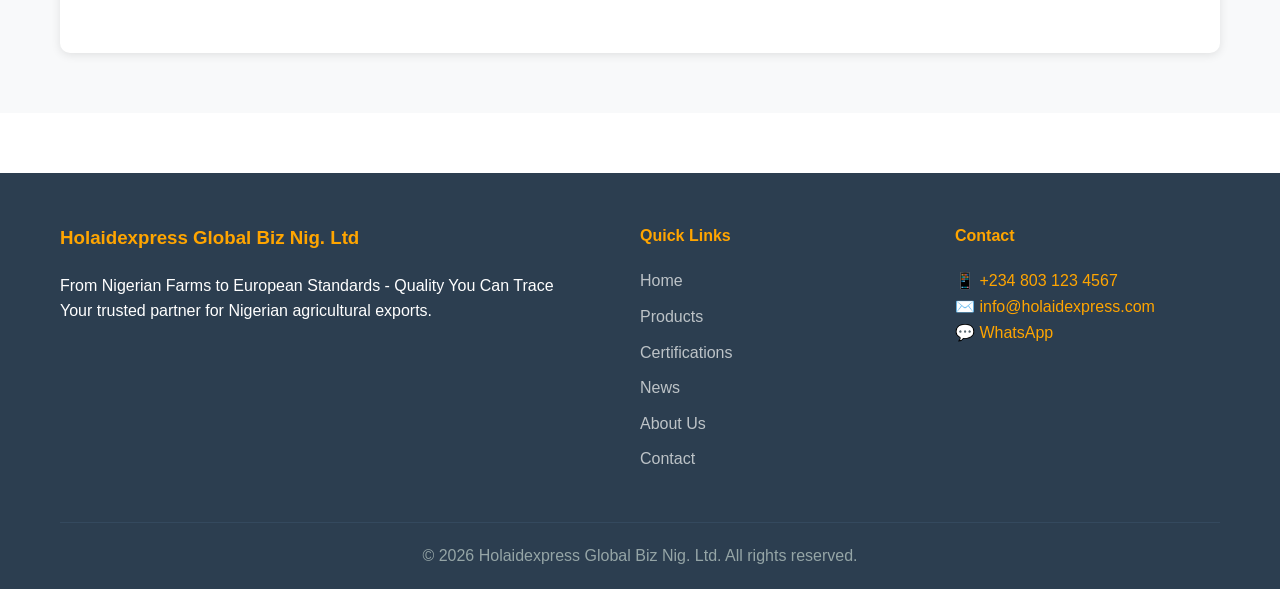
<file: contact.htm>
<!DOCTYPE html>
<html lang="en">
<head>
    <meta charset="UTF-8">
    <meta name="viewport" content="width=device-width, initial-scale=1.0">
    <title>Contact Us | Holaidexpress Global Biz Nig. Ltd</title>
    <meta name="description" content="Contact Holaidexpress Global Biz Nig. Ltd. Offices in Lagos, Ibadan, and France. WhatsApp, phone, email available.">
    <style>
        * { margin: 0; padding: 0; box-sizing: border-box; }
        body { font-family: 'Segoe UI', Tahoma, Geneva, Verdana, sans-serif; line-height: 1.6; color: #333; }
        .container { max-width: 1200px; margin: 0 auto; padding: 0 20px; }
        
        /* Top Bar */
        .top-bar { background-color: #0d3d16; color: white; padding: 10px 0; font-size: 0.9rem; }
        .top-bar .container { display: flex; justify-content: space-between; align-items: center; }
        .top-bar .contact-info span { margin-right: 20px; }
        .top-bar .contact-info a { color: white; text-decoration: none; }
        .top-bar .social-links a { color: white; margin-left: 15px; font-size: 1.1rem; text-decoration: none; }
        
        /* Navigation */
        .navbar { background-color: #1a5f2a; padding: 15px 0; position: sticky; top: 0; z-index: 1000; }
        .navbar .container { display: flex; justify-content: space-between; align-items: center; }
        .logo h1 { color: white; font-size: 1.8rem; margin-bottom: 0; }
        .logo span { color: #FFA500; font-size: 0.85rem; display: block; margin-top: -5px; }
        .nav-links { display: flex; list-style: none; gap: 30px; }
        .nav-links a { color: white; font-weight: 600; text-decoration: none; padding: 5px 0; }
        .nav-links a:hover, .nav-links a.active { border-bottom: 2px solid #FFA500; }
        
        /* Page Header */
        .page-header { background: linear-gradient(rgba(26,95,42,0.9), rgba(26,95,42,0.9)), url('https://images.unsplash.com/photo-1500382017468-9049fed747ef?w=1920'); background-size: cover; color: white; padding: 80px 0; text-align: center; }
        .page-header h1 { font-size: 2.8rem; margin-bottom: 15px; }
        
        /* Contact Section */
        .contact-section { padding: 60px 0; background-color: #f8f9fa; }
        .section-title { text-align: center; font-size: 2.5rem; margin-bottom: 50px; color: #1a5f2a; }
        
        .contact-grid { display: grid; grid-template-columns: 1fr 1.5fr; gap: 50px; }
        
        /* Office Cards */
        .office-card { background: white; padding: 30px; border-radius: 10px; box-shadow: 0 2px 10px rgba(0,0,0,0.1); margin-bottom: 25px; border-left: 4px solid #1a5f2a; }
        .office-card.europe { border-left-color: #FFA500; }
        .office-card h3 { color: #1a5f2a; margin-bottom: 20px; font-size: 1.3rem; display: flex; align-items: center; gap: 10px; }
        .office-detail { margin-bottom: 15px; padding-bottom: 15px; border-bottom: 1px solid #eee; }
        .office-detail:last-child { border-bottom: none; margin-bottom: 0; }
        .office-detail strong { color: #1a5f2a; display: block; margin-bottom: 5px; }
        .office-detail p { color: #666; margin: 5px 0; }
        
        /* Clickable Phone/Email */
        .clickable { display: inline-flex; align-items: center; gap: 8px; color: #1a5f2a; text-decoration: none; font-weight: 600; padding: 8px 15px; background: #f0f8f0; border-radius: 5px; margin: 5px 0; transition: all 0.3s; }
        .clickable:hover { background: #1a5f2a; color: white; }
        .clickable.whatsapp { background: #25D366; color: white; }
        .clickable.whatsapp:hover { background: #128C7E; }
        .clickable.phone { background: #e3f2fd; color: #1976d2; }
        .clickable.phone:hover { background: #1976d2; color: white; }
        .clickable.email { background: #fff3e0; color: #f57c00; }
        .clickable.email:hover { background: #f57c00; color: white; }
        
        /* Quick Contact Buttons */
        .quick-buttons { display: flex; flex-wrap: wrap; gap: 15px; margin-top: 30px; }
        .quick-btn { display: inline-flex; align-items: center; gap: 10px; padding: 15px 25px; border-radius: 50px; color: white; text-decoration: none; font-weight: 600; transition: all 0.3s; }
        .quick-btn.whatsapp { background: #25D366; }
        .quick-btn.whatsapp:hover { background: #128C7E; transform: translateY(-2px); }
        .quick-btn.phone { background: #1976d2; }
        .quick-btn.phone:hover { background: #1565c0; transform: translateY(-2px); }
        .quick-btn.email { background: #f57c00; }
        .quick-btn.email:hover { background: #ef6c00; transform: translateY(-2px); }
        .quick-btn.linkedin { background: #0077b5; }
        .quick-btn.linkedin:hover { background: #005885; transform: translateY(-2px); }
        
        /* Contact Form */
        .form-card { background: white; padding: 40px; border-radius: 10px; box-shadow: 0 2px 10px rgba(0,0,0,0.1); }
        .form-card h3 { color: #1a5f2a; margin-bottom: 10px; font-size: 1.5rem; }
        .form-card > p { color: #666; margin-bottom: 30px; }
        
        .form-group { margin-bottom: 20px; }
        .form-row { display: grid; grid-template-columns: 1fr 1fr; gap: 20px; }
        .form-group label { display: block; margin-bottom: 8px; color: #333; font-weight: 600; font-size: 0.95rem; }
        .form-group input, .form-group select, .form-group textarea { width: 100%; padding: 12px 15px; border: 2px solid #e0e0e0; border-radius: 8px; font-family: inherit; font-size: 1rem; transition: all 0.3s; }
        .form-group input:focus, .form-group select:focus, .form-group textarea:focus { outline: none; border-color: #1a5f2a; }
        
        .btn-submit { background: #1a5f2a; color: white; padding: 15px 40px; border: none; border-radius: 8px; font-size: 1.1rem; font-weight: 600; cursor: pointer; width: 100%; transition: all 0.3s; }
        .btn-submit:hover { background: #0d3d16; transform: translateY(-2px); box-shadow: 0 5px 15px rgba(0,0,0,0.2); }
        
        /* Map Section */
        .map-section { margin-top: 60px; text-align: center; }
        .map-placeholder { background: white; padding: 80px; border-radius: 10px; box-shadow: 0 2px 10px rgba(0,0,0,0.1); color: #666; }
        .map-placeholder i { font-size: 4rem; color: #1a5f2a; margin-bottom: 20px; }
        
        /* Footer */
        footer { background-color: #2c3e50; color: white; padding: 50px 0 20px; margin-top: 60px; }
        .footer-grid { display: grid; grid-template-columns: 2fr 1fr 1fr; gap: 50px; margin-bottom: 40px; }
        .footer-col h3, .footer-col h4 { color: #FFA500; margin-bottom: 20px; }
        .footer-col ul { list-style: none; }
        .footer-col li { margin-bottom: 10px; }
        .footer-col a { color: #bdc3c7; text-decoration: none; }
        .footer-col a:hover { color: #FFA500; }
        .footer-bottom { border-top: 1px solid #34495e; padding-top: 20px; text-align: center; color: #95a5a6; }
        
        /* Responsive */
        @media (max-width: 768px) {
            .contact-grid { grid-template-columns: 1fr; }
            .form-row { grid-template-columns: 1fr; }
            .quick-buttons { flex-direction: column; }
            .quick-btn { width: 100%; justify-content: center; }
        }
    </style>
</head>
<body>

    <!-- Top Bar -->
    <div class="top-bar">
        <div class="container">
            <div class="contact-info">
                <span>📞 <a href="tel:+2348031234567">+234 803 123 4567</a></span>
                <span>✉️ <a href="mailto:info@holaidexpress.com">info@holaidexpress.com</a></span>
            </div>
            <div class="social-links">
                <a href="https://linkedin.com/company/holaidexpress" target="_blank">LinkedIn</a>
                <a href="https://wa.me/2348031234567" target="_blank">WhatsApp</a>
            </div>
        </div>
    </div>

    <!-- Navigation -->
    <nav class="navbar">
        <div class="container">
            <div class="logo">
                <h1>HOLAIDEXPRESS</h1>
                <span>Global Biz Nig. Ltd</span>
            </div>
            <ul class="nav-links">
                <li><a href="index.html">Home</a></li>
                <li><a href="products.html">Products</a></li>
                <li><a href="certifications.html">Certifications</a></li>
                <li><a href="news.html">News</a></li>
                <li><a href="about.html">About Us</a></li>
                <li><a href="contact.html" class="active">Contact</a></li>
            </ul>
        </div>
    </nav>

    <!-- Page Header -->
    <section class="page-header">
        <div class="container">
            <h1>Contact Us</h1>
            <p>Get in touch for quotations, samples, and partnership inquiries</p>
        </div>
    </section>

    <!-- Contact Section -->
    <section class="contact-section">
        <div class="container">
            <h2 class="section-title">Our Offices</h2>
            
            <div class="contact-grid">
                <!-- Office Information -->
                <div class="offices-info">
                    
                    <!-- Lagos Office -->
                    <div class="office-card">
                        <h3>🏢 Lagos Office (Headquarters)</h3>
                        <div class="office-detail">
                            <strong>Address</strong>
                            <p>Suite 12, Holaidexpress Plaza<br>123 Trade Fair Complex<br>Lagos State, Nigeria</p>
                        </div>
                        <div class="office-detail">
                            <strong>Coordinator</strong>
                            <p>Mr. Adebayo Johnson<br>Export Operations Manager</p>
                        </div>
                        <div class="office-detail">
                            <strong>Contact</strong>
                            <p>
                                <a href="tel:+2348031234567" class="clickable phone">📱 +234 803 123 4567</a><br>
                                <a href="https://wa.me/2348031234567" class="clickable whatsapp">💬 WhatsApp</a><br>
                                <a href="mailto:lagos@holaidexpress.com" class="clickable email">✉️ lagos@holaidexpress.com</a>
                            </p>
                        </div>
                        <div class="office-detail">
                            <strong>Working Hours</strong>
                            <p>Monday - Friday: 8:00 AM - 6:00 PM (WAT)</p>
                        </div>
                    </div>

                    <!-- Ibadan Office -->
                    <div class="office-card">
                        <h3>🏭 Ibadan Office</h3>
                        <div class="office-detail">
                            <strong>Address</strong>
                            <p>Block C, Cocoa Warehouse Complex<br>Moniya Road, Ibadan<br>Oyo State, Nigeria</p>
                        </div>
                        <div class="office-detail">
                            <strong>Coordinator</strong>
                            <p>Mrs. Funke Adeyemi<br>Field Operations Coordinator</p>
                        </div>
                        <div class="office-detail">
                            <strong>Contact</strong>
                            <p>
                                <a href="tel:+2348059876543" class="clickable phone">📱 +234 805 987 6543</a><br>
                                <a href="https://wa.me/2348059876543" class="clickable whatsapp">💬 WhatsApp</a><br>
                                <a href="mailto:ibadan@holaidexpress.com" class="clickable email">✉️ ibadan@holaidexpress.com</a>
                            </p>
                        </div>
                        <div class="office-detail">
                            <strong>Working Hours</strong>
                            <p>Monday - Friday: 8:00 AM - 5:00 PM (WAT)</p>
                        </div>
                    </div>

                    <!-- France Office -->
                    <div class="office-card europe">
                        <h3>🌍 France Office (Europe)</h3>
                        <div class="office-detail">
                            <strong>Address</strong>
                            <p>45 Avenue des Champs-Élysées<br>75008 Paris<br>France</p>
                        </div>
                        <div class="office-detail">
                            <strong>Director</strong>
                            <p>Mr. Jean-Pierre Dubois<br>European Operations Director</p>
                        </div>
                        <div class="office-detail">
                            <strong>Contact</strong>
                            <p>
                                <a href="tel:+33123456789" class="clickable phone">📱 +33 1 23 45 67 89</a><br>
                                <a href="mailto:europe@holaidexpress.com" class="clickable email">✉️ europe@holaidexpress.com</a><br>
                                <a href="https://linkedin.com/company/holaidexpress" class="clickable" style="background: #0077b5; color: white;">💼 LinkedIn</a>
                            </p>
                        </div>
                        <div class="office-detail">
                            <strong>Working Hours</strong>
                            <p>Monday - Friday: 9:00 AM - 6:00 PM (CET)</p>
                        </div>
                    </div>

                    <!-- Quick Contact Buttons -->
                    <div class="quick-buttons">
                        <a href="https://wa.me/2348031234567" class="quick-btn whatsapp" target="_blank">
                            💬 Quick WhatsApp
                        </a>
                        <a href="tel:+2348031234567" class="quick-btn phone">
                            📞 Call Now
                        </a>
                        <a href="mailto:info@holaidexpress.com" class="quick-btn email">
                            ✉️ Send Email
                        </a>
                        <a href="https://linkedin.com/company/holaidexpress" class="quick-btn linkedin" target="_blank">
                            💼 LinkedIn
                        </a>
                    </div>

                </div>

                <!-- Contact Form -->
                <div class="form-card">
                    <h3>Send Us a Message</h3>
                    <p>Fill out the form below and we'll get back to you within 24 hours.</p>
                    
                    <form action="https://formsubmit.co/info@holaidexpress.com" method="POST">
                        <!-- FormSubmit Configuration -->
                        <input type="hidden" name="_subject" value="New Inquiry - Holaidexpress Website">
                        <input type="hidden" name="_captcha" value="false">
                        <input type="hidden" name="_next" value="https://[your-username].github.io/holaidexpress-website/thank-you.html">
                        
                        <div class="form-row">
                            <div class="form-group">
                                <label for="firstName">First Name *</label>
                                <input type="text" id="firstName" name="firstName" required>
                            </div>
                            <div class="form-group">
                                <label for="lastName">Last Name *</label>
                                <input type="text" id="lastName" name="lastName" required>
                            </div>
                        </div>

                        <div class="form-group">
                            <label for="company">Company Name *</label>
                            <input type="text" id="company" name="company" required>
                        </div>

                        <div class="form-row">
                            <div class="form-group">
                                <label for="email">Email Address *</label>
                                <input type="email" id="email" name="email" required>
                            </div>
                            <div class="form-group">
                                <label for="phone">Phone Number</label>
                                <input type="tel" id="phone" name="phone" placeholder="+234...">
                            </div>
                        </div>

                        <div class="form-group">
                            <label for="country">Country *</label>
                            <select id="country" name="country" required>
                                <option value="">Select Country</option>
                                <option value="Germany">Germany</option>
                                <option value="Netherlands">Netherlands</option>
                                <option value="France">France</option>
                                <option value="United Kingdom">United Kingdom</option>
                                <option value="Belgium">Belgium</option>
                                <option value="Italy">Italy</option>
                                <option value="Spain">Spain</option>
                                <option value="Poland">Poland</option>
                                <option value="Other">Other</option>
                            </select>
                        </div>

                        <div class="form-group">
                            <label for="product">Product of Interest *</label>
                            <select id="product" name="product" required>
                                <option value="">Select Product</option>
                                <option value="Hibiscus">Hibiscus</option>
                                <option value="Sesame Seeds">Sesame Seeds</option>
                                <option value="Cashew Nuts">Cashew Nuts</option>
                                <option value="Shea Butter">Shea Butter</option>
                                <option value="Cocoa">Cocoa</option>
                                <option value="Ginger">Ginger</option>
                                <option value="Stevia">Stevia</option>
                                <option value="Soya Beans">Soya Beans</option>
                                <option value="Sunflower Seeds">Sunflower Seeds</option>
                                <option value="Cowpea">Cowpea/Black Eye Beans</option>
                                <option value="Cassia Tora">Cassia Tora</option>
                                <option value="Cassava Chips">Cassava Chips</option>
                                <option value="Bitter Kola">Bitter Kola</option>
                                <option value="Multiple Products">Multiple Products</option>
                            </select>
                        </div>

                        <div class="form-group">
                            <label for="volume">Estimated Volume</label>
                            <select id="volume" name="volume">
                                <option value="">Select Volume</option>
                                <option value="1-5 MT">1-5 MT</option>
                                <option value="5-20 MT">5-20 MT</option>
                                <option value="20-100 MT">20-100 MT</option>
                                <option value="100+ MT">100+ MT</option>
                                <option value="Full Container">Full Container Load (FCL)</option>
                            </select>
                        </div>

                        <div class="form-group">
                            <label for="message">Message / Requirements *</label>
                            <textarea id="message" name="message" rows="5" placeholder="Please describe your requirements, specifications, preferred delivery terms (FOB/CIF), and any questions..." required></textarea>
                        </div>

                        <button type="submit" class="btn-submit">📨 Send Message</button>
                    </form>
                </div>
            </div>

            <!-- Map -->
            <div class="map-section">
                <div class="map-placeholder">
                    <div style="font-size: 4rem; margin-bottom: 20px;">🗺️</div>
                    <h3>Our Locations</h3>
                    <p>Lagos, Nigeria | Ibadan, Nigeria | Paris, France</p>
                    <p style="margin-top: 20px; color: #999;">Interactive map coming soon</p>
                </div>
            </div>

        </div>
    </section>

    <!-- Footer -->
    <footer>
        <div class="container">
            <div class="footer-grid">
                <div class="footer-col">
                    <h3>Holaidexpress Global Biz Nig. Ltd</h3>
                    <p>From Nigerian Farms to European Standards - Quality You Can Trace</p>
                    <p>Your trusted partner for Nigerian agricultural exports.</p>
                </div>
                <div class="footer-col">
                    <h4>Quick Links</h4>
                    <ul>
                        <li><a href="index.html">Home</a></li>
                        <li><a href="products.html">Products</a></li>
                        <li><a href="certifications.html">Certifications</a></li>
                        <li><a href="news.html">News</a></li>
                        <li><a href="about.html">About Us</a></li>
                        <li><a href="contact.html">Contact</a></li>
                    </ul>
                </div>
                <div class="footer-col">
                    <h4>Contact</h4>
                    <p>📱 <a href="tel:+2348031234567" style="color: #FFA500;">+234 803 123 4567</a><br>
                    ✉️ <a href="mailto:info@holaidexpress.com" style="color: #FFA500;">info@holaidexpress.com</a><br>
                    💬 <a href="https://wa.me/2348031234567" style="color: #FFA500;">WhatsApp</a></p>
                </div>
            </div>
            <div class="footer-bottom">
                <p>&copy; 2026 Holaidexpress Global Biz Nig. Ltd. All rights reserved.</p>
            </div>
        </div>
    </footer>

</body>
</html>
</file>
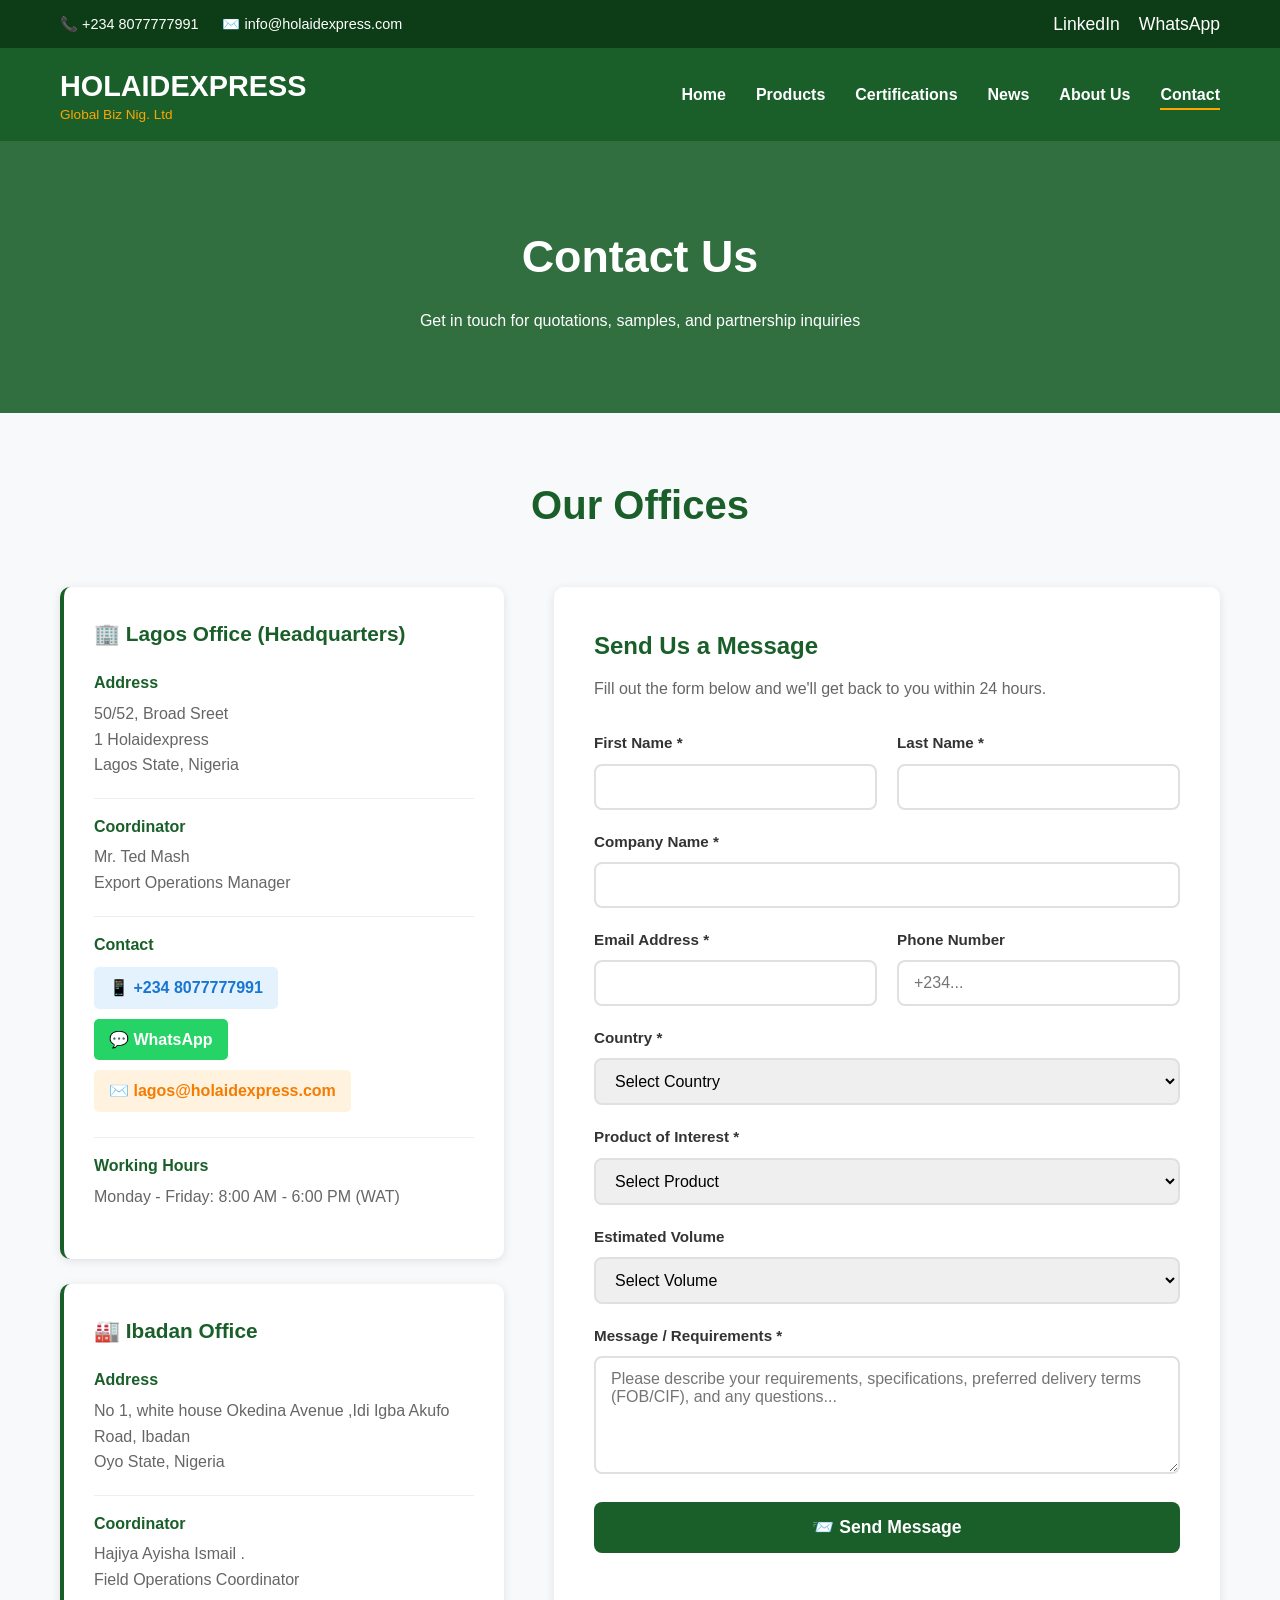
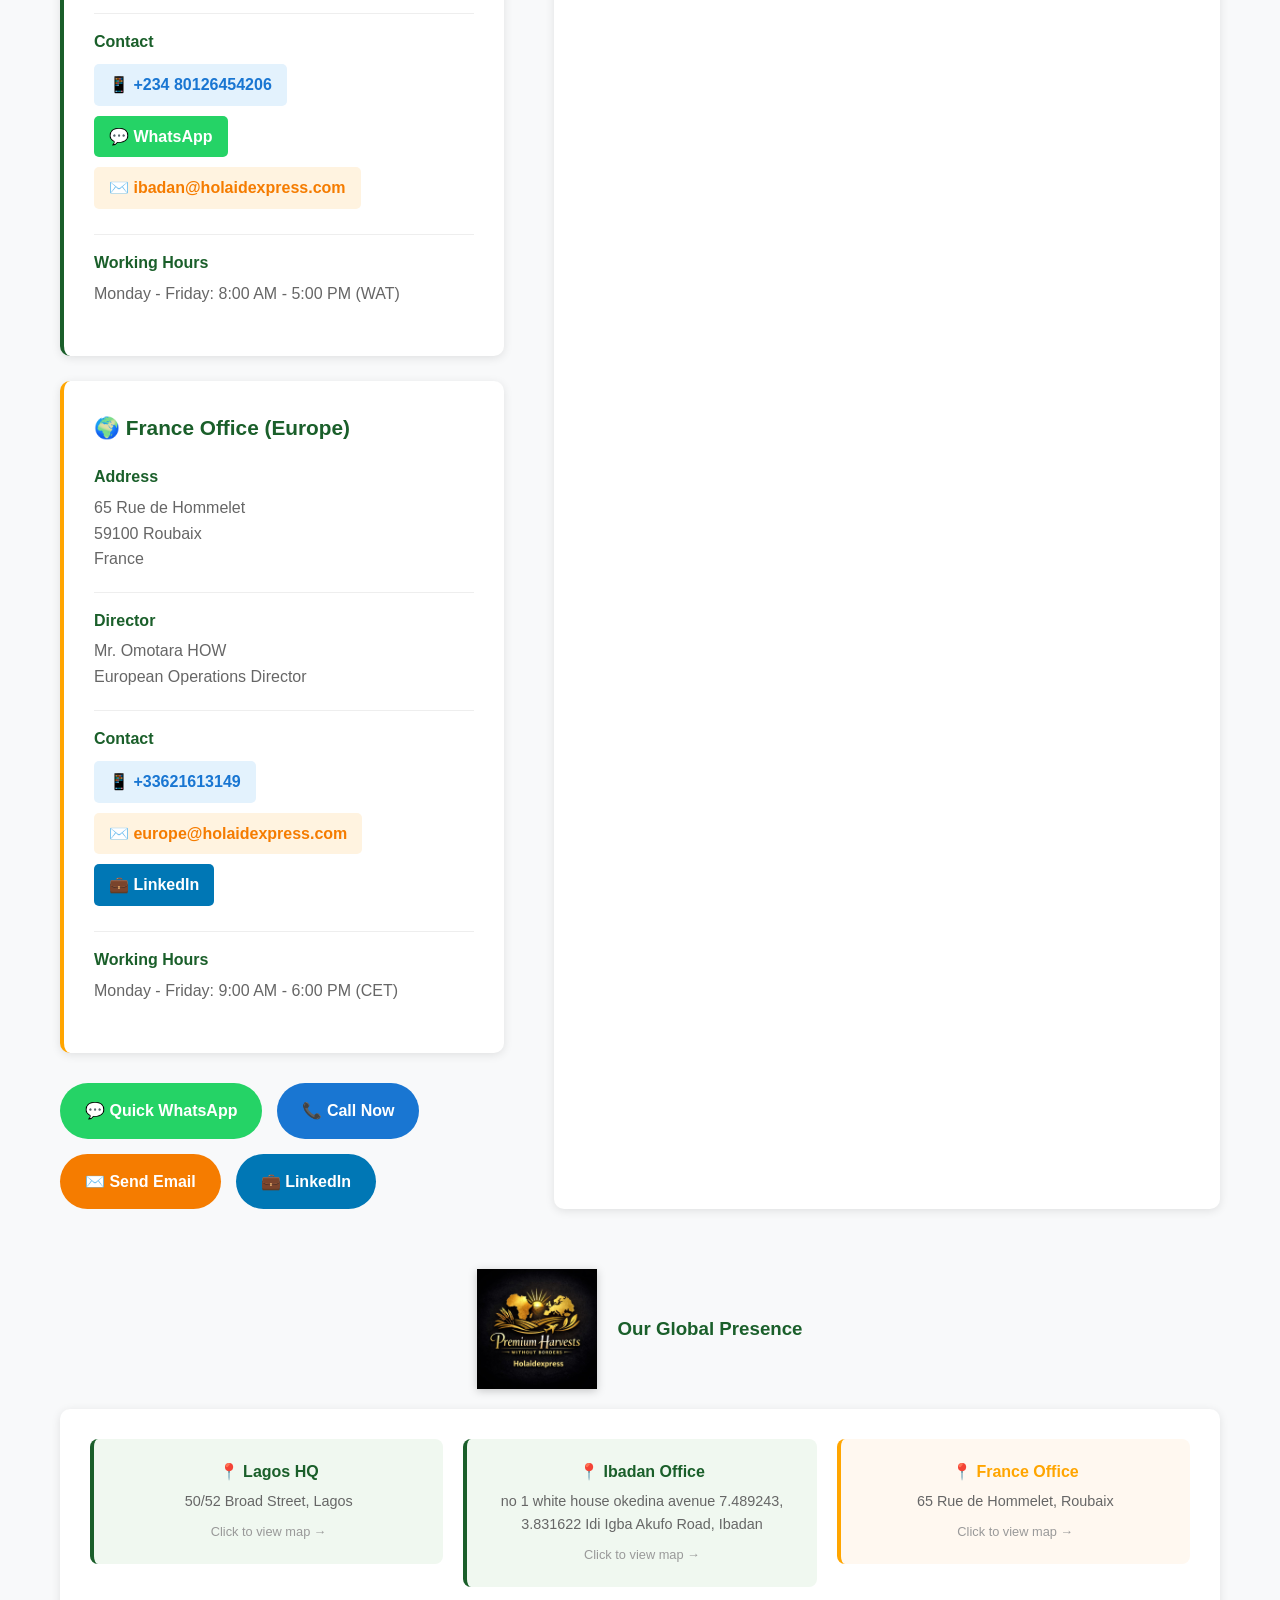
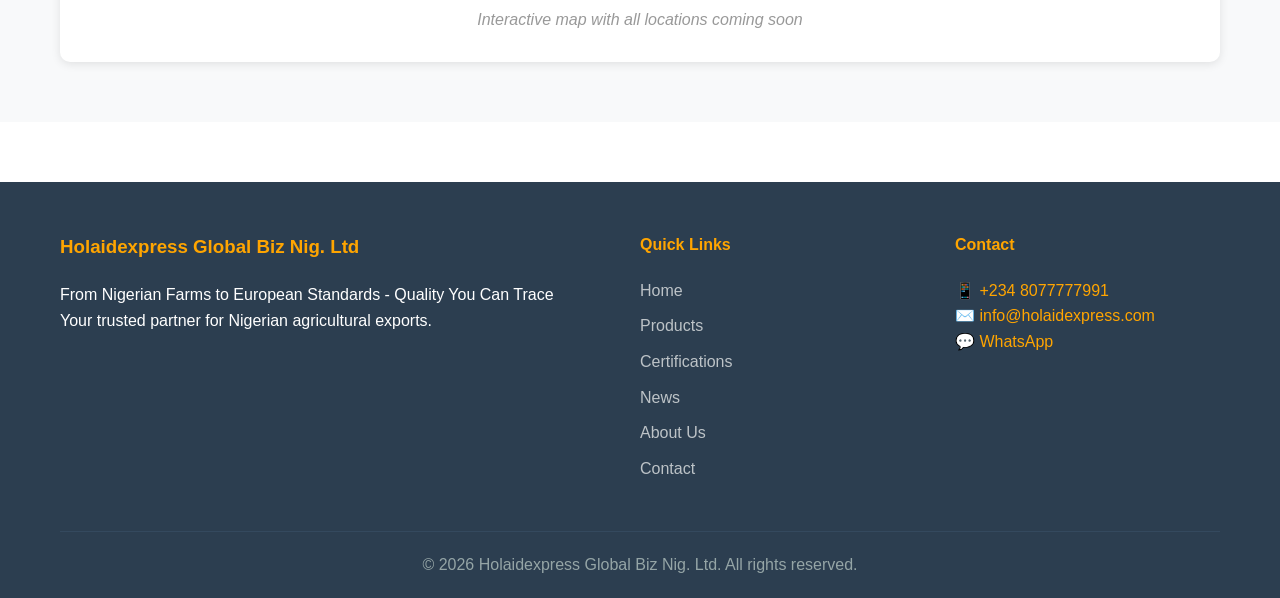
<file: contact.html>
<!DOCTYPE html>
<html lang="en">
<head>
    <meta charset="UTF-8">
    <meta name="viewport" content="width=device-width, initial-scale=1.0">
    <title>Contact Us | Holaidexpress Global Biz Nig. Ltd</title>
    <meta name="description" content="Contact Holaidexpress Global Biz Nig. Ltd. Offices in Lagos, Ibadan, and France. WhatsApp, phone, email available.">
    <style>
        * { margin: 0; padding: 0; box-sizing: border-box; }
        body { font-family: 'Segoe UI', Tahoma, Geneva, Verdana, sans-serif; line-height: 1.6; color: #333; }
        .container { max-width: 1200px; margin: 0 auto; padding: 0 20px; }
        
        /* Top Bar */
        .top-bar { background-color: #0d3d16; color: white; padding: 10px 0; font-size: 0.9rem; }
        .top-bar .container { display: flex; justify-content: space-between; align-items: center; }
        .top-bar .contact-info span { margin-right: 20px; }
        .top-bar .contact-info a { color: white; text-decoration: none; }
        .top-bar .social-links a { color: white; margin-left: 15px; font-size: 1.1rem; text-decoration: none; }
        
        /* Navigation */
        .navbar { background-color: #1a5f2a; padding: 15px 0; position: sticky; top: 0; z-index: 1000; }
        .navbar .container { display: flex; justify-content: space-between; align-items: center; }
        .logo h1 { color: white; font-size: 1.8rem; margin-bottom: 0; }
        .logo span { color: #FFA500; font-size: 0.85rem; display: block; margin-top: -5px; }
        .nav-links { display: flex; list-style: none; gap: 30px; }
        .nav-links a { color: white; font-weight: 600; text-decoration: none; padding: 5px 0; }
        .nav-links a:hover, .nav-links a.active { border-bottom: 2px solid #FFA500; }
        
        /* Page Header */
        .page-header { background: linear-gradient(rgba(26,95,42,0.9), rgba(26,95,42,0.9)), url('https://images.unsplash.com/photo-1500382017468-9049fed747ef?w=1920'); background-size: cover; color: white; padding: 80px 0; text-align: center; }
        .page-header h1 { font-size: 2.8rem; margin-bottom: 15px; }
        
        /* Contact Section */
        .contact-section { padding: 60px 0; background-color: #f8f9fa; }
        .section-title { text-align: center; font-size: 2.5rem; margin-bottom: 50px; color: #1a5f2a; }
        
        .contact-grid { display: grid; grid-template-columns: 1fr 1.5fr; gap: 50px; }
        
        /* Office Cards */
        .office-card { background: white; padding: 30px; border-radius: 10px; box-shadow: 0 2px 10px rgba(0,0,0,0.1); margin-bottom: 25px; border-left: 4px solid #1a5f2a; }
        .office-card.europe { border-left-color: #FFA500; }
        .office-card h3 { color: #1a5f2a; margin-bottom: 20px; font-size: 1.3rem; display: flex; align-items: center; gap: 10px; }
        .office-detail { margin-bottom: 15px; padding-bottom: 15px; border-bottom: 1px solid #eee; }
        .office-detail:last-child { border-bottom: none; margin-bottom: 0; }
        .office-detail strong { color: #1a5f2a; display: block; margin-bottom: 5px; }
        .office-detail p { color: #666; margin: 5px 0; }
        
        /* Clickable Phone/Email */
        .clickable { display: inline-flex; align-items: center; gap: 8px; color: #1a5f2a; text-decoration: none; font-weight: 600; padding: 8px 15px; background: #f0f8f0; border-radius: 5px; margin: 5px 0; transition: all 0.3s; }
        .clickable:hover { background: #1a5f2a; color: white; }
        .clickable.whatsapp { background: #25D366; color: white; }
        .clickable.whatsapp:hover { background: #128C7E; }
        .clickable.phone { background: #e3f2fd; color: #1976d2; }
        .clickable.phone:hover { background: #1976d2; color: white; }
        .clickable.email { background: #fff3e0; color: #f57c00; }
        .clickable.email:hover { background: #f57c00; color: white; }
        
        /* Quick Contact Buttons */
        .quick-buttons { display: flex; flex-wrap: wrap; gap: 15px; margin-top: 30px; }
        .quick-btn { display: inline-flex; align-items: center; gap: 10px; padding: 15px 25px; border-radius: 50px; color: white; text-decoration: none; font-weight: 600; transition: all 0.3s; }
        .quick-btn.whatsapp { background: #25D366; }
        .quick-btn.whatsapp:hover { background: #128C7E; transform: translateY(-2px); }
        .quick-btn.phone { background: #1976d2; }
        .quick-btn.phone:hover { background: #1565c0; transform: translateY(-2px); }
        .quick-btn.email { background: #f57c00; }
        .quick-btn.email:hover { background: #ef6c00; transform: translateY(-2px); }
        .quick-btn.linkedin { background: #0077b5; }
        .quick-btn.linkedin:hover { background: #005885; transform: translateY(-2px); }
        
        /* Contact Form */
        .form-card { background: white; padding: 40px; border-radius: 10px; box-shadow: 0 2px 10px rgba(0,0,0,0.1); }
        .form-card h3 { color: #1a5f2a; margin-bottom: 10px; font-size: 1.5rem; }
        .form-card > p { color: #666; margin-bottom: 30px; }
        
        .form-group { margin-bottom: 20px; }
        .form-row { display: grid; grid-template-columns: 1fr 1fr; gap: 20px; }
        .form-group label { display: block; margin-bottom: 8px; color: #333; font-weight: 600; font-size: 0.95rem; }
        .form-group input, .form-group select, .form-group textarea { width: 100%; padding: 12px 15px; border: 2px solid #e0e0e0; border-radius: 8px; font-family: inherit; font-size: 1rem; transition: all 0.3s; }
        .form-group input:focus, .form-group select:focus, .form-group textarea:focus { outline: none; border-color: #1a5f2a; }
        
        .btn-submit { background: #1a5f2a; color: white; padding: 15px 40px; border: none; border-radius: 8px; font-size: 1.1rem; font-weight: 600; cursor: pointer; width: 100%; transition: all 0.3s; }
        .btn-submit:hover { background: #0d3d16; transform: translateY(-2px); box-shadow: 0 5px 15px rgba(0,0,0,0.2); }
        
        /* Map Section */
        .map-section { margin-top: 60px; text-align: center; }
        
        /* Footer */
        footer { background-color: #2c3e50; color: white; padding: 50px 0 20px; margin-top: 60px; }
        .footer-grid { display: grid; grid-template-columns: 2fr 1fr 1fr; gap: 50px; margin-bottom: 40px; }
        .footer-col h3, .footer-col h4 { color: #FFA500; margin-bottom: 20px; }
        .footer-col ul { list-style: none; }
        .footer-col li { margin-bottom: 10px; }
        .footer-col a { color: #bdc3c7; text-decoration: none; }
        .footer-col a:hover { color: #FFA500; }
        .footer-bottom { border-top: 1px solid #34495e; padding-top: 20px; text-align: center; color: #95a5a6; }
        
        /* Responsive */
        @media (max-width: 768px) {
            .contact-grid { grid-template-columns: 1fr; }
            .form-row { grid-template-columns: 1fr; }
            .quick-buttons { flex-direction: column; }
            .quick-btn { width: 100%; justify-content: center; }
        }
    </style>
</head>
<body>

    <!-- Top Bar -->
    <div class="top-bar">
        <div class="container">
            <div class="contact-info">
                <span>📞 <a href="tel:+2348077777991">+234 8077777991</a></span>
                <span>✉️ <a href="mailto:info@holaidexpress.com">info@holaidexpress.com</a></span>
            </div>
            <div class="social-links">
                <a href="https://linkedin.com/in/holaidexpressglobal" target="_blank">LinkedIn</a>
                <a href="https://wa.me/2349064299762" target="_blank">WhatsApp</a>
            </div>
        </div>
    </div>

    <!-- Navigation -->
    <nav class="navbar">
        <div class="container">
            <div class="logo">
                <h1>HOLAIDEXPRESS</h1>
                <span>Global Biz Nig. Ltd</span>
            </div>
            <ul class="nav-links">
                <li><a href="index.html">Home</a></li>
                <li><a href="products.html">Products</a></li>
                <li><a href="certifications.html">Certifications</a></li>
                <li><a href="news.html">News</a></li>
                <li><a href="about.html">About Us</a></li>
                <li><a href="contact.html" class="active">Contact</a></li>
            </ul>
        </div>
    </nav>

    <!-- Page Header -->
    <section class="page-header">
        <div class="container">
            <h1>Contact Us</h1>
            <p>Get in touch for quotations, samples, and partnership inquiries</p>
        </div>
    </section>

    <!-- Contact Section -->
    <section class="contact-section">
        <div class="container">
            <h2 class="section-title">Our Offices</h2>
            
            <div class="contact-grid">
                <!-- Office Information -->
                <div class="offices-info">
                    
                    <!-- Lagos Office -->
                    <div class="office-card">
                        <h3>🏢 Lagos Office (Headquarters)</h3>
                        <div class="office-detail">
                            <strong>Address</strong>
                            <p>50/52, Broad Sreet<br>1 Holaidexpress<br>Lagos State, Nigeria</p>
                        </div>
                        <div class="office-detail">
                            <strong>Coordinator</strong>
                            <p>Mr. Ted Mash<br>Export Operations Manager</p>
                        </div>
                        <div class="office-detail">
                            <strong>Contact</strong>
                            <p>
                                <a href="tel:+2348077777991" class="clickable phone">📱 +234 8077777991</a><br>
                                <a href="https://wa.me/23480377777991" class="clickable whatsapp">💬 WhatsApp</a><br>
                                <a href="mailto:lagos@holaidexpress.com" class="clickable email">✉️ lagos@holaidexpress.com</a>
                            </p>
                        </div>
                        <div class="office-detail">
                            <strong>Working Hours</strong>
                            <p>Monday - Friday: 8:00 AM - 6:00 PM (WAT)</p>
                        </div>
                    </div>

                    <!-- Ibadan Office -->
                    <div class="office-card">
                        <h3>🏭 Ibadan Office</h3>
                        <div class="office-detail">
                            <strong>Address</strong>
                            <p>No 1, white house Okedina Avenue ,Idi Igba Akufo Road, Ibadan<br>Oyo State, Nigeria</p>
                        </div>
                        <div class="office-detail">
                            <strong>Coordinator</strong>
                            <p>Hajiya Ayisha Ismail .<br>Field Operations Coordinator</p>
                        </div>
                        <div class="office-detail">
                            <strong>Contact</strong>
                            <p>
                                <a href="tel:+23480126454206" class="clickable phone">📱 +234 80126454206</a><br>
                                <a href="https://wa.me/2349064299762" class="clickable whatsapp">💬 WhatsApp</a><br>
                                <a href="mailto:ibadan@holaidexpress.com" class="clickable email">✉️ ibadan@holaidexpress.com</a>
                            </p>
                        </div>
                        <div class="office-detail">
                            <strong>Working Hours</strong>
                            <p>Monday - Friday: 8:00 AM - 5:00 PM (WAT)</p>
                        </div>
                    </div>

                    <!-- France Office -->
                    <div class="office-card europe">
                        <h3>🌍 France Office (Europe)</h3>
                        <div class="office-detail">
                            <strong>Address</strong>
                            <p>65 Rue de Hommelet  <br>59100 Roubaix<br>France</p>
                        </div>
                        <div class="office-detail">
                            <strong>Director</strong>
                            <p>Mr. Omotara HOW<br>European Operations Director</p>
                        </div>
                        <div class="office-detail">
                            <strong>Contact</strong>
                            <p>
                                <a href="tel:+33954392251" class="clickable phone">📱 +33621613149</a><br>
                                <a href="mailto:europe@holaidexpress.com" class="clickable email">✉️ europe@holaidexpress.com</a><br>
                                <a href="https://linkedin.com/in/holaidexpressglobal" class="clickable" style="background: #0077b5; color: white;">💼 LinkedIn</a>
                            </p>
                        </div>
                        <div class="office-detail">
                            <strong>Working Hours</strong>
                            <p>Monday - Friday: 9:00 AM - 6:00 PM (CET)</p>
                        </div>
                    </div>

                    <!-- Quick Contact Buttons -->
                    <div class="quick-buttons">
                        <a href="https://wa.me/+2349064299762" class="quick-btn whatsapp" target="_blank">
                            💬 Quick WhatsApp
                        </a>
                        <a href="tel:+2348077777991" class="quick-btn phone">
                            📞 Call Now
                        </a>
                        <a href="mailto:info@holaidexpress.com" class="quick-btn email">
                            ✉️ Send Email
                        </a>
                        <a href="https://linkedin.com/in/holaidexpressglobal" class="quick-btn linkedin" target="_blank">
                            💼 LinkedIn
                        </a>
                    </div>

                </div>

                <!-- Contact Form -->
                <div class="form-card">
                    <h3>Send Us a Message</h3>
                    <p>Fill out the form below and we'll get back to you within 24 hours.</p>
                    
                    <form action="https://formsubmit.co/info@holaidexpress.com" method="POST">
                        <!-- FormSubmit Configuration -->
                        <input type="hidden" name="_subject" value="New Inquiry - Holaidexpress Website">
                        <input type="hidden" name="_captcha" value="false">
                        <input type="hidden" name="_next" value="https://holaidexpressglobal.github.io/holaidexpress-website/thank-you.html">
                        
                        <div class="form-row">
                            <div class="form-group">
                                <label for="firstName">First Name *</label>
                                <input type="text" id="firstName" name="firstName" required>
                            </div>
                            <div class="form-group">
                                <label for="lastName">Last Name *</label>
                                <input type="text" id="lastName" name="lastName" required>
                            </div>
                        </div>

                        <div class="form-group">
                            <label for="company">Company Name *</label>
                            <input type="text" id="company" name="company" required>
                        </div>

                        <div class="form-row">
                            <div class="form-group">
                                <label for="email">Email Address *</label>
                                <input type="email" id="email" name="email" required>
                            </div>
                            <div class="form-group">
                                <label for="phone">Phone Number</label>
                                <input type="tel" id="phone" name="phone" placeholder="+234...">
                            </div>
                        </div>

                        <div class="form-group">
                            <label for="country">Country *</label>
                            <select id="country" name="country" required>
                                <option value="">Select Country</option>
                                <option value="Germany">Germany</option>
                                <option value="Netherlands">Netherlands</option>
                                <option value="France">France</option>
                                <option value="United Kingdom">United Kingdom</option>
                                <option value="Belgium">Belgium</option>
                                <option value="Italy">Italy</option>
                                <option value="Spain">Spain</option>
                                <option value="Poland">Poland</option>
                                <option value="Other">Other</option>
                            </select>
                        </div>

                        <div class="form-group">
                            <label for="product">Product of Interest *</label>
                            <select id="product" name="product" required>
                                <option value="">Select Product</option>
                                <option value="Hibiscus">Hibiscus</option>
                                <option value="Sesame Seeds">Sesame Seeds</option>
                                <option value="Cashew Nuts">Cashew Nuts</option>
                                <option value="Shea Butter">Shea Butter</option>
                                <option value="Cocoa">Cocoa</option>
                                <option value="Ginger">Ginger</option>
                                <option value="Stevia">Stevia</option>
                                <option value="Soya Beans">Soya Beans</option>
                                <option value="Sunflower Seeds">Sunflower Seeds</option>
                                <option value="Cowpea">Cowpea/Black Eye Beans</option>
                                <option value="Cassia Tora">Cassia Tora</option>
                                <option value="Cassava Chips">Cassava Chips</option>
                                <option value="Bitter Kola">Bitter Kola</option>
                                <option value="Multiple Products">Multiple Products</option>
                            </select>
                        </div>

                        <div class="form-group">
                            <label for="volume">Estimated Volume</label>
                            <select id="volume" name="volume">
                                <option value="">Select Volume</option>
                                <option value="1-5 MT">1-5 MT</option>
                                <option value="5-20 MT">5-20 MT</option>
                                <option value="20-100 MT">20-100 MT</option>
                                <option value="100+ MT">100+ MT</option>
                                <option value="Full Container">Full Container Load (FCL)</option>
                            </select>
                        </div>

                        <div class="form-group">
                            <label for="message">Message / Requirements *</label>
                            <textarea id="message" name="message" rows="5" placeholder="Please describe your requirements, specifications, preferred delivery terms (FOB/CIF), and any questions..." required></textarea>
                        </div>

                        <button type="submit" class="btn-submit">📨 Send Message</button>
                    </form>
                </div>
            </div>

            <!-- Map Section with Logo - Option 3 -->
            <div class="map-section">
                <div style="display: flex; align-items: center; justify-content: center; gap: 20px; margin-bottom: 20px; flex-wrap: wrap;">
                    <img src="logo.jpeg" alt="Premium Harvests" style="width: 120px; height: auto; filter: drop-shadow(0 2px 4px rgba(0,0,0,0.2));">
                    <h3 style="color: #1a5f2a; margin: 0;">Our Global Presence</h3>
                </div>
                
                <!-- Interactive Map with Multiple Locations -->
                <div style="background: white; padding: 30px; border-radius: 10px; box-shadow: 0 2px 10px rgba(0,0,0,0.1);">
                    <div style="display: grid; grid-template-columns: repeat(auto-fit, minmax(250px, 1fr)); gap: 20px; margin-bottom: 20px;">
                        <a href="https://maps.google.com/?q=50+Broad+Street+Lagos" target="_blank" style="text-decoration: none; color: inherit;">
                            <div style="padding: 20px; background: #f0f8f0; border-radius: 8px; border-left: 4px solid #1a5f2a; transition: transform 0.3s;" onmouseover="this.style.transform='translateY(-5px)'" onmouseout="this.style.transform='translateY(0)'">
                                <strong style="color: #1a5f2a;">📍 Lagos HQ</strong>
                                <p style="margin: 5px 0; color: #666; font-size: 0.9rem;">50/52 Broad Street, Lagos</p>
                                <span style="color: #999; font-size: 0.8rem;">Click to view map →</span>
                            </div>
                        </a>
                        
                        <a href="https://maps.google.com/?q=Idi+Igba+Akufo+Road+Ibadan" target="_blank" style="text-decoration: none; color: inherit;">
                            <div style="padding: 20px; background: #f0f8f0; border-radius: 8px; border-left: 4px solid #1a5f2a; transition: transform 0.3s;" onmouseover="this.style.transform='translateY(-5px)'" onmouseout="this.style.transform='translateY(0)'">
                                <strong style="color: #1a5f2a;">📍 Ibadan Office</strong>
                                <p style="margin: 5px 0; color: #666; font-size: 0.9rem;">no 1 white house okedina avenue 7.489243, 3.831622 Idi Igba Akufo Road, Ibadan</p>
                                <span style="color: #999; font-size: 0.8rem;">Click to view map →</span>
                            </div>
                        </a>
                        
                        <a href="https://maps.google.com/?q=65+Rue+de+Hommelet+Roubaix" target="_blank" style="text-decoration: none; color: inherit;">
                            <div style="padding: 20px; background: #fff8f0; border-radius: 8px; border-left: 4px solid #FFA500; transition: transform 0.3s;" onmouseover="this.style.transform='translateY(-5px)'" onmouseout="this.style.transform='translateY(0)'">
                                <strong style="color: #FFA500;">📍 France Office</strong>
                                <p style="margin: 5px 0; color: #666; font-size: 0.9rem;">65 Rue de Hommelet, Roubaix</p>
                                <span style="color: #999; font-size: 0.8rem;">Click to view map →</span>
                            </div>
                        </a>
                    </div>
                    
                    <p style="text-align: center; color: #999; font-style: italic; margin: 0;">Interactive map with all locations coming soon</p>
                </div>
            </div>

        </div>
    </section>

    <!-- Footer -->
    <footer>
        <div class="container">
            <div class="footer-grid">
                <div class="footer-col">
                    <h3>Holaidexpress Global Biz Nig. Ltd</h3>
                    <p>From Nigerian Farms to European Standards - Quality You Can Trace</p>
                    <p>Your trusted partner for Nigerian agricultural exports.</p>
                </div>
                <div class="footer-col">
                    <h4>Quick Links</h4>
                    <ul>
                        <li><a href="index.html">Home</a></li>
                        <li><a href="products.html">Products</a></li>
                        <li><a href="certifications.html">Certifications</a></li>
                        <li><a href="news.html">News</a></li>
                        <li><a href="about.html">About Us</a></li>
                        <li><a href="contact.html">Contact</a></li>
                    </ul>
                </div>
                <div class="footer-col">
                    <h4>Contact</h4>
                    <p>📱 <a href="tel:+23480377777991" style="color: #FFA500;">+234 8077777991</a><br>
                    ✉️ <a href="mailto:info@holaidexpress.com" style="color: #FFA500;">info@holaidexpress.com</a><br>
                    💬 <a href="https://wa.me/2349064299762" style="color: #FFA500;">WhatsApp</a></p>
                </div>
            </div>
            <div class="footer-bottom">
                <p>&copy; 2026 Holaidexpress Global Biz Nig. Ltd. All rights reserved.</p>
            </div>
        </div>
    </footer>

</body>
</html>
</file>
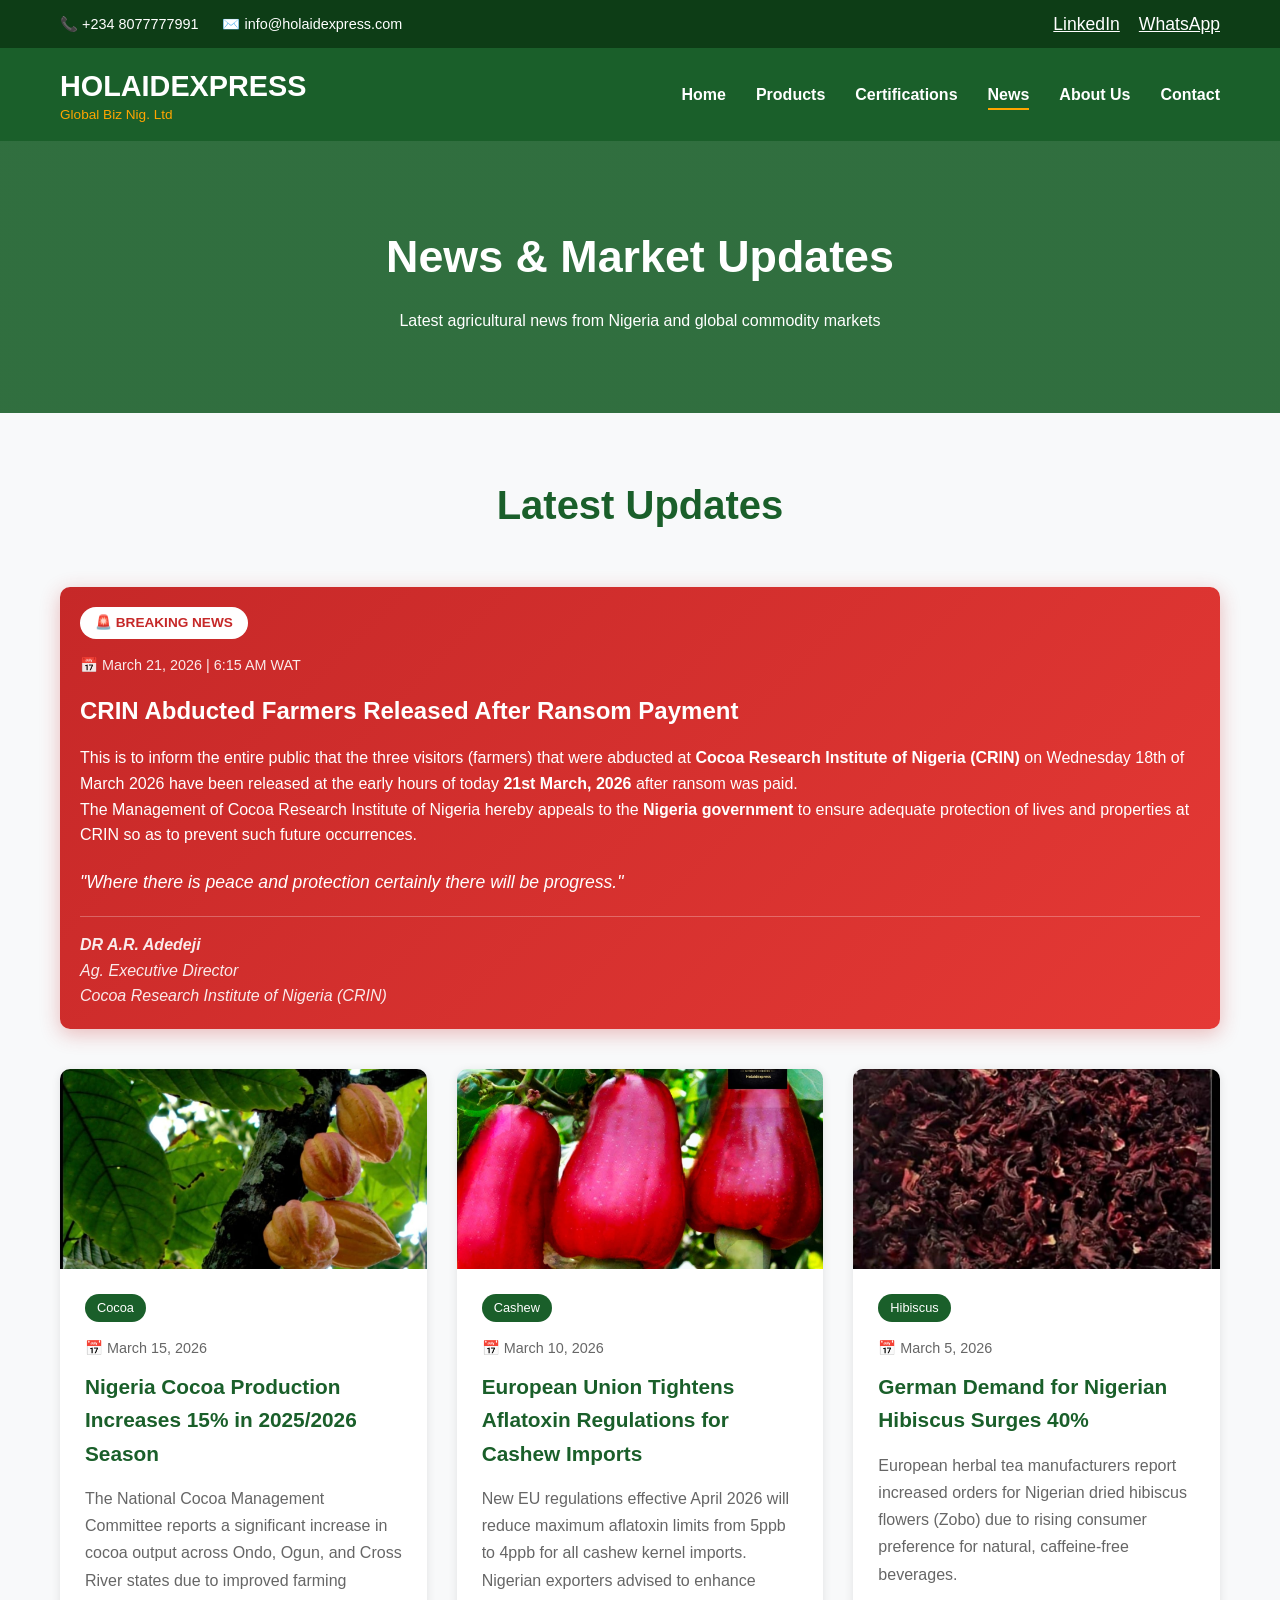
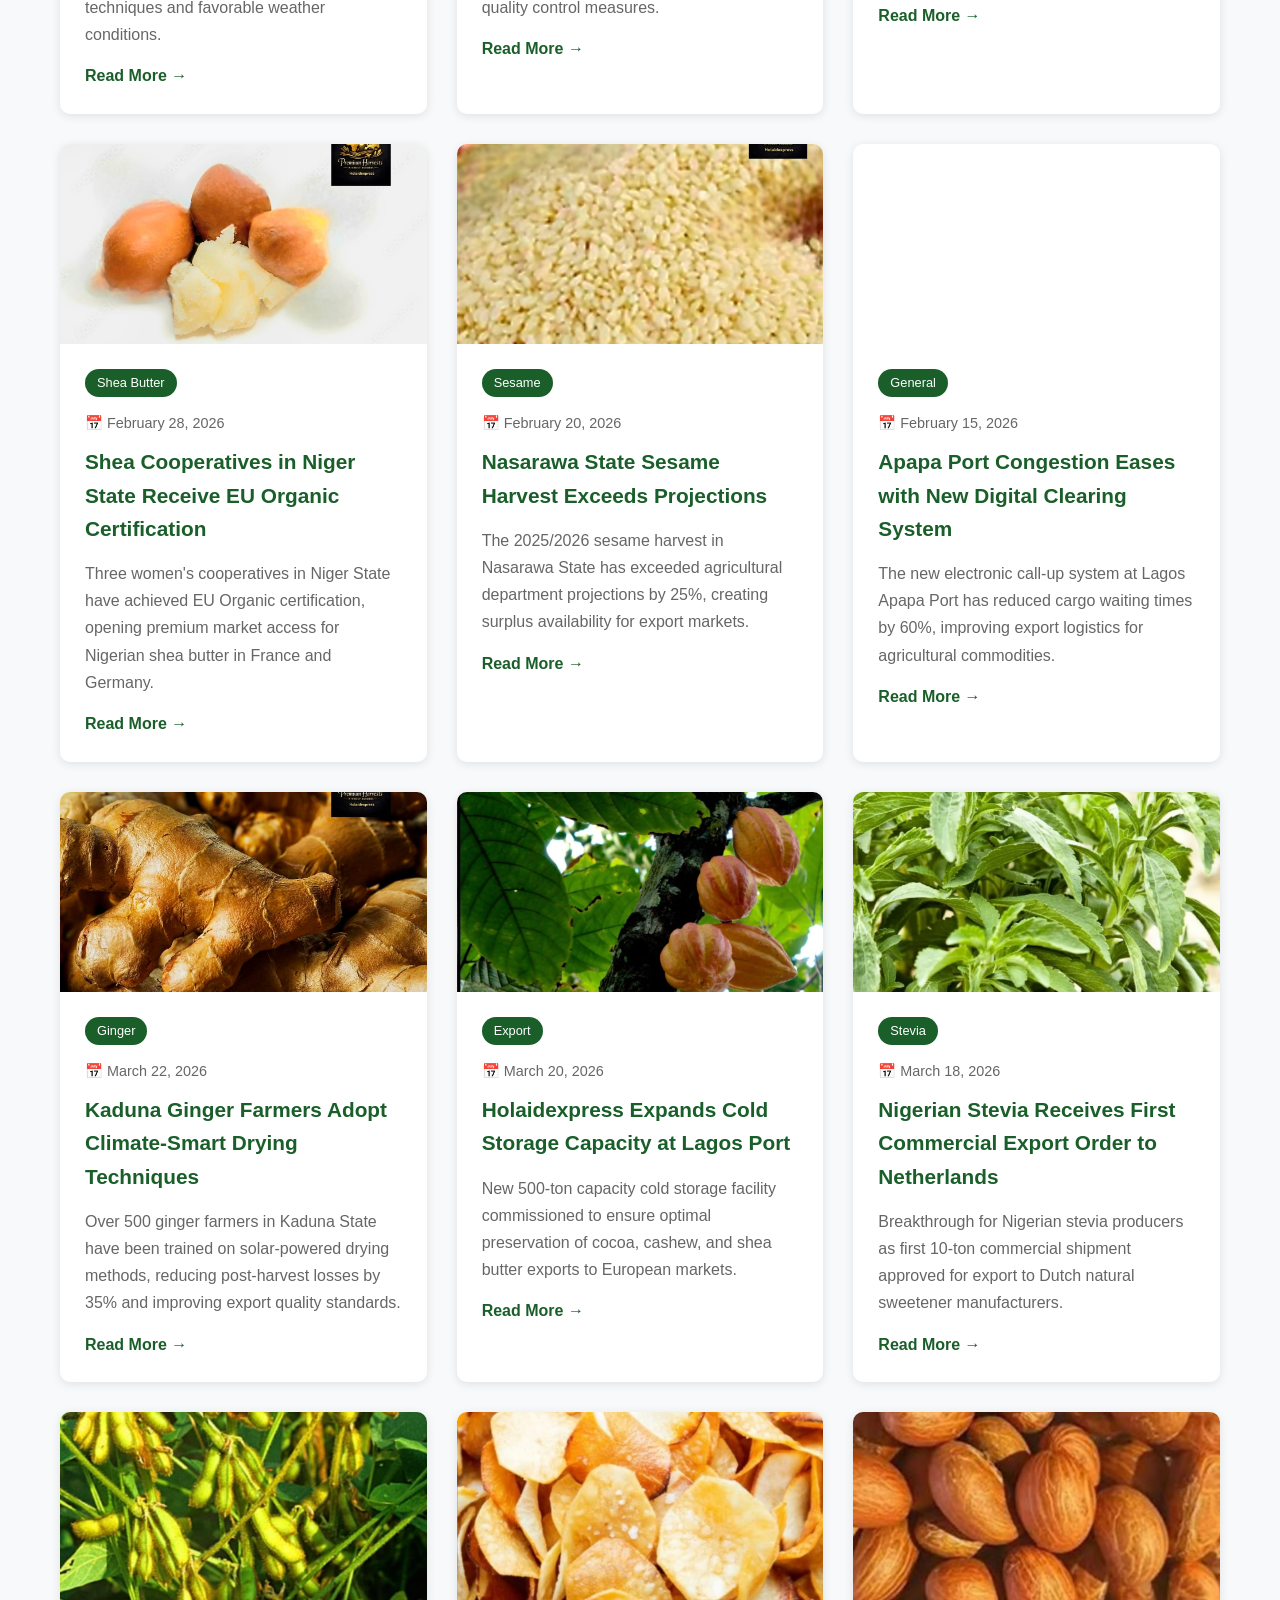
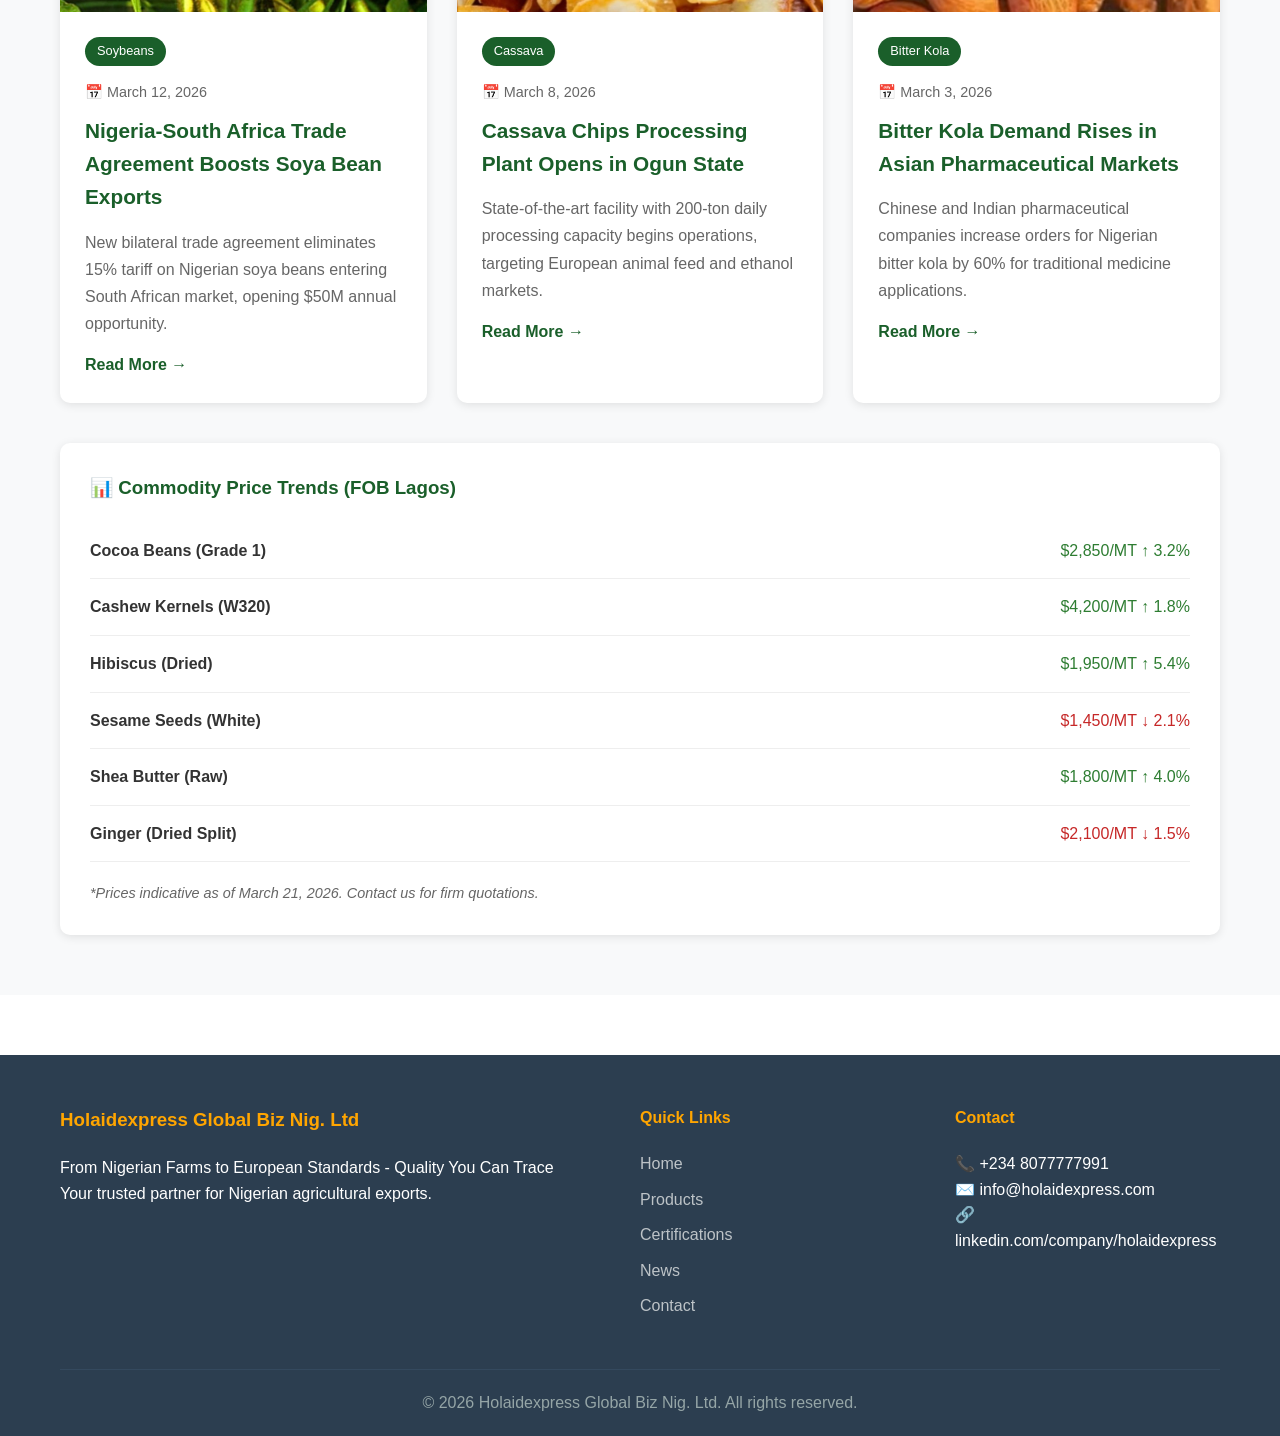
<file: news.html>
<!DOCTYPE html>
<html lang="en">
<head>
    <meta charset="UTF-8">
    <meta name="viewport" content="width=device-width, initial-scale=1.0">
    <title>News & Updates | Holaidexpress Global Biz Nig. Ltd</title>
    <meta name="description" content="Latest agricultural news from Nigeria: Cocoa, cashew, sesame, hibiscus updates and market information.">
    <style>
        * { margin: 0; padding: 0; box-sizing: border-box; }
        body { font-family: 'Segoe UI', Tahoma, Geneva, Verdana, sans-serif; line-height: 1.6; color: #333; }
        .container { max-width: 1200px; margin: 0 auto; padding: 0 20px; }
       
        /* Top Bar */
        .top-bar { background-color: #0d3d16; color: white; padding: 10px 0; font-size: 0.9rem; }
        .top-bar .container { display: flex; justify-content: space-between; align-items: center; }
        .top-bar .contact-info span { margin-right: 20px; }
        .top-bar .social-links a { color: white; margin-left: 15px; font-size: 1.1rem; }
       
        /* Navigation */
        .navbar { background-color: #1a5f2a; padding: 15px 0; position: sticky; top: 0; z-index: 1000; }
        .navbar .container { display: flex; justify-content: space-between; align-items: center; }
        .logo h1 { color: white; font-size: 1.8rem; margin-bottom: 0; }
        .logo span { color: #FFA500; font-size: 0.85rem; display: block; margin-top: -5px; }
        .nav-links { display: flex; list-style: none; gap: 30px; }
        .nav-links a { color: white; font-weight: 600; text-decoration: none; padding: 5px 0; }
        .nav-links a:hover, .nav-links a.active { border-bottom: 2px solid #FFA500; }
       
        /* Page Header */
        .page-header { background: linear-gradient(rgba(26,95,42,0.9), rgba(26,95,42,0.9)), url('https://images.unsplash.com/photo-1500382017468-9049fed747ef?w=1920'); background-size: cover; color: white; padding: 80px 0; text-align: center; }
        .page-header h1 { font-size: 2.8rem; margin-bottom: 15px; }
       
        /* News Section */
        .news-section { padding: 60px 0; background-color: #f8f9fa; }
        .section-title { text-align: center; font-size: 2.5rem; margin-bottom: 50px; color: #1a5f2a; }
       
        /* Breaking News Alert */
        .breaking-news { background: linear-gradient(135deg, #c62828 0%, #e53935 100%); color: white; padding: 20px; border-radius: 10px; margin-bottom: 40px; box-shadow: 0 5px 20px rgba(198,40,40,0.3); }
        .breaking-label { display: inline-block; background: white; color: #c62828; padding: 5px 15px; border-radius: 20px; font-weight: bold; font-size: 0.85rem; text-transform: uppercase; margin-bottom: 15px; animation: pulse 2s infinite; }
        @keyframes pulse { 0%, 100% { opacity: 1; } 50% { opacity: 0.7; } }
        .breaking-news h2 { font-size: 1.5rem; margin-bottom: 15px; }
        .breaking-news .date { opacity: 0.9; font-size: 0.9rem; margin-bottom: 15px; }
        .breaking-news .author { font-style: italic; opacity: 0.9; margin-top: 20px; padding-top: 15px; border-top: 1px solid rgba(255,255,255,0.3); }
       
        /* News Cards */
        .news-grid { display: grid; grid-template-columns: repeat(auto-fit, minmax(350px, 1fr)); gap: 30px; }
        .news-card { background: white; border-radius: 10px; overflow: hidden; box-shadow: 0 2px 10px rgba(0,0,0,0.1); transition: transform 0.3s; }
        .news-card:hover { transform: translateY(-5px); box-shadow: 0 5px 20px rgba(0,0,0,0.15); }
        .news-image { height: 200px; background-size: cover; background-position: center; }
        .news-content { padding: 25px; }
        .news-date { color: #666; font-size: 0.9rem; margin-bottom: 10px; display: flex; align-items: center; gap: 8px; }
        .news-category { display: inline-block; background: #1a5f2a; color: white; padding: 4px 12px; border-radius: 15px; font-size: 0.8rem; margin-bottom: 15px; }
        .news-card h3 { color: #1a5f2a; margin-bottom: 15px; font-size: 1.3rem; }
        .news-card p { color: #666; line-height: 1.7; margin-bottom: 15px; }
        .read-more { color: #1a5f2a; font-weight: 600; text-decoration: none; display: inline-flex; align-items: center; gap: 5px; }
       
        /* Market Updates Sidebar */
        .market-updates { background: white; padding: 30px; border-radius: 10px; box-shadow: 0 2px 10px rgba(0,0,0,0.1); margin-top: 40px; }
        .market-updates h3 { color: #1a5f2a; margin-bottom: 20px; display: flex; align-items: center; gap: 10px; }
        .price-item { display: flex; justify-content: space-between; padding: 15px 0; border-bottom: 1px solid #eee; }
        .price-item:last-child { border-bottom: none; }
        .product-name { font-weight: 600; color: #333; }
        .price-trend { display: flex; align-items: center; gap: 5px; }
        .trend-up { color: #2e7d32; }
        .trend-down { color: #c62828; }
       
        /* Footer */
        footer { background-color: #2c3e50; color: white; padding: 50px 0 20px; margin-top: 60px; }
        .footer-grid { display: grid; grid-template-columns: 2fr 1fr 1fr; gap: 50px; margin-bottom: 40px; }
        .footer-col h3 { color: #FFA500; margin-bottom: 20px; }
        .footer-col h4 { color: #FFA500; margin-bottom: 20px; }
        .footer-col ul { list-style: none; }
        .footer-col li { margin-bottom: 10px; }
        .footer-col a { color: #bdc3c7; text-decoration: none; }
        .footer-col a:hover { color: #FFA500; }
        .footer-bottom { border-top: 1px solid #34495e; padding-top: 20px; text-align: center; color: #95a5a6; }
       
        /* Responsive */
        @media (max-width: 768px) {
            .nav-links { display: none; }
            .page-header h1 { font-size: 2rem; }
            .footer-grid { grid-template-columns: 1fr; }
        }
    </style>
</head>
<body>

    <!-- Top Bar -->
    <div class="top-bar">
        <div class="container">
            <div class="contact-info">
                <span>📞 +234 8077777991</span>
                <span>✉️ info@holaidexpress.com</span>
            </div>
            <div class="social-links">
                <a href="https://linkedin.com/company/holaidexpress" target="_blank">LinkedIn</a>
                <a href="https://wa.me/2349064299762" target="_blank">WhatsApp</a>
            </div>
        </div>
    </div>

    <!-- Navigation -->
    <nav class="navbar">
        <div class="container">
            <div class="logo">
                <h1>HOLAIDEXPRESS</h1>
                <span>Global Biz Nig. Ltd</span>
            </div>
            <ul class="nav-links">
                <li><a href="index.html">Home</a></li>
                <li><a href="products.html">Products</a></li>
                <li><a href="certifications.html">Certifications</a></li>
                <li><a href="news.html" class="active">News</a></li>
                <li><a href="about.html">About Us</a></li>
                <li><a href="contact.html">Contact</a></li>
            </ul>
        </div>
    </nav>

    <!-- Page Header -->
    <section class="page-header">
        <div class="container">
            <h1>News & Market Updates</h1>
            <p>Latest agricultural news from Nigeria and global commodity markets</p>
        </div>
    </section>

    <!-- News Section -->
    <section class="news-section">
        <div class="container">
            <h2 class="section-title">Latest Updates</h2>

            <!-- BREAKING NEWS - CRIN ABDUCTION UPDATE -->
            <div class="breaking-news">
                <span class="breaking-label">🚨 Breaking News</span>
                <div class="date">📅 March 21, 2026 | 6:15 AM WAT</div>
                <h2>CRIN Abducted Farmers Released After Ransom Payment</h2>
                <p>This is to inform the entire public that the three visitors (farmers) that were abducted at <strong>Cocoa Research Institute of Nigeria (CRIN)</strong> on Wednesday 18th of March 2026 have been released at the early hours of today <strong>21st March, 2026</strong> after ransom was paid.</p>
               
                <p>The Management of Cocoa Research Institute of Nigeria hereby appeals to the <strong>Nigeria government</strong> to ensure adequate protection of lives and properties at CRIN so as to prevent such future occurrences.</p>
               
                <p style="font-size: 1.1rem; margin-top: 20px;"><em>"Where there is peace and protection certainly there will be progress."</em></p>
               
                <div class="author">
                    <strong>DR A.R. Adedeji</strong><br>
                    Ag. Executive Director<br>
                    Cocoa Research Institute of Nigeria (CRIN)
                </div>
            </div>

            <!-- Other News Cards -->
            <div class="news-grid">
               
                <!-- News Item 1 -->
                <div class="news-card">
                    <div class="news-image" style="background-image: url('cocoa2.jpeg');"></div>
                    <div class="news-content">
                        <span class="news-category">Cocoa</span>
                        <div class="news-date">📅 March 15, 2026</div>
                        <h3>Nigeria Cocoa Production Increases 15% in 2025/2026 Season</h3>
                        <p>The National Cocoa Management Committee reports a significant increase in cocoa output across Ondo, Ogun, and Cross River states due to improved farming techniques and favorable weather conditions.</p>
                        <a href="#" class="read-more">Read More →</a>
                    </div>
                </div>

                <!-- News Item 2 -->
                <div class="news-card">
                    <div class="news-image" style="background-image: url('cashewfresh.jpeg');"></div>
                    <div class="news-content">
                        <span class="news-category">Cashew</span>
                        <div class="news-date">📅 March 10, 2026</div>
                        <h3>European Union Tightens Aflatoxin Regulations for Cashew Imports</h3>
                        <p>New EU regulations effective April 2026 will reduce maximum aflatoxin limits from 5ppb to 4ppb for all cashew kernel imports. Nigerian exporters advised to enhance quality control measures.</p>
                        <a href="#" class="read-more">Read More →</a>
                    </div>
                </div>

                <!-- News Item 3 -->
                <div class="news-card">
                    <div class="news-image" style="background-image: url('hibiscus2.jpeg');"></div>
                    <div class="news-content">
                        <span class="news-category">Hibiscus</span>
                        <div class="news-date">📅 March 5, 2026</div>
                        <h3>German Demand for Nigerian Hibiscus Surges 40%</h3>
                        <p>European herbal tea manufacturers report increased orders for Nigerian dried hibiscus flowers (Zobo) due to rising consumer preference for natural, caffeine-free beverages.</p>
                        <a href="#" class="read-more">Read More →</a>
                    </div>
                </div>

                <!-- News Item 4 -->
                <div class="news-card">
                    <div class="news-image" style="background-image: url('shea-butter.jpeg');"></div>
                    <div class="news-content">
                        <span class="news-category">Shea Butter</span>
                        <div class="news-date">📅 February 28, 2026</div>
                        <h3>Shea Cooperatives in Niger State Receive EU Organic Certification</h3>
                        <p>Three women's cooperatives in Niger State have achieved EU Organic certification, opening premium market access for Nigerian shea butter in France and Germany.</p>
                        <a href="#" class="read-more">Read More →</a>
                    </div>
                </div>

                <!-- News Item 5 -->
                <div class="news-card">
                    <div class="news-image" style="background-image: url('sesame.jpeg');"></div>
                    <div class="news-content">
                        <span class="news-category">Sesame</span>
                        <div class="news-date">📅 February 20, 2026</div>
                        <h3>Nasarawa State Sesame Harvest Exceeds Projections</h3>
                        <p>The 2025/2026 sesame harvest in Nasarawa State has exceeded agricultural department projections by 25%, creating surplus availability for export markets.</p>
                        <a href="#" class="read-more">Read More →</a>
                    </div>
                </div>

                <!-- News Item 6 -->
                <div class="news-card">
                    <div class="news-image" style="background-image: url('https://images.unsplash.com/photo-1597848212624-a19eb35e2651?w=400');"></div>
                    <div class="news-content">
                        <span class="news-category">General</span>
                        <div class="news-date">📅 February 15, 2026</div>
                        <h3>Apapa Port Congestion Eases with New Digital Clearing System</h3>
                        <p>The new electronic call-up system at Lagos Apapa Port has reduced cargo waiting times by 60%, improving export logistics for agricultural commodities.</p>
                        <a href="#" class="read-more">Read More →</a>
                    </div>
                </div>

                <!-- NEW RECENT NEWS ITEM 7 -->
                <div class="news-card">
                    <div class="news-image" style="background-image: url('ginger.jpeg');"></div>
                    <div class="news-content">
                        <span class="news-category">Ginger</span>
                        <div class="news-date">📅 March 22, 2026</div>
                        <h3>Kaduna Ginger Farmers Adopt Climate-Smart Drying Techniques</h3>
                        <p>Over 500 ginger farmers in Kaduna State have been trained on solar-powered drying methods, reducing post-harvest losses by 35% and improving export quality standards.</p>
                        <a href="#" class="read-more">Read More →</a>
                    </div>
                </div>

                <!-- NEW RECENT NEWS ITEM 8 -->
                <div class="news-card">
                    <div class="news-image" style="background-image: url('cocoa2.jpeg');"></div>
                    <div class="news-content">
                        <span class="news-category">Export</span>
                        <div class="news-date">📅 March 20, 2026</div>
                        <h3>Holaidexpress Expands Cold Storage Capacity at Lagos Port</h3>
                        <p>New 500-ton capacity cold storage facility commissioned to ensure optimal preservation of cocoa, cashew, and shea butter exports to European markets.</p>
                        <a href="#" class="read-more">Read More →</a>
                    </div>
                </div>

                <!-- NEW RECENT NEWS ITEM 9 -->
                <div class="news-card">
                    <div class="news-image" style="background-image: url('stevia-rebaudiana2.jpeg');"></div>
                    <div class="news-content">
                        <span class="news-category">Stevia</span>
                        <div class="news-date">📅 March 18, 2026</div>
                        <h3>Nigerian Stevia Receives First Commercial Export Order to Netherlands</h3>
                        <p>Breakthrough for Nigerian stevia producers as first 10-ton commercial shipment approved for export to Dutch natural sweetener manufacturers.</p>
                        <a href="#" class="read-more">Read More →</a>
                    </div>
                </div>

                <!-- NEW RECENT NEWS ITEM 10 -->
                <div class="news-card">
                    <div class="news-image" style="background-image: url('soya-beans2.jpeg');"></div>
                    <div class="news-content">
                        <span class="news-category">Soybeans</span>
                        <div class="news-date">📅 March 12, 2026</div>
                        <h3>Nigeria-South Africa Trade Agreement Boosts Soya Bean Exports</h3>
                        <p>New bilateral trade agreement eliminates 15% tariff on Nigerian soya beans entering South African market, opening $50M annual opportunity.</p>
                        <a href="#" class="read-more">Read More →</a>
                    </div>
                </div>

                <!-- NEW RECENT NEWS ITEM 11 -->
                <div class="news-card">
                    <div class="news-image" style="background-image: url('cassava chips2.jpeg');"></div>
                    <div class="news-content">
                        <span class="news-category">Cassava</span>
                        <div class="news-date">📅 March 8, 2026</div>
                        <h3>Cassava Chips Processing Plant Opens in Ogun State</h3>
                        <p>State-of-the-art facility with 200-ton daily processing capacity begins operations, targeting European animal feed and ethanol markets.</p>
                        <a href="#" class="read-more">Read More →</a>
                    </div>
                </div>

                <!-- NEW RECENT NEWS ITEM 12 -->
                <div class="news-card">
                    <div class="news-image" style="background-image: url('bitter kola2.jpeg');"></div>
                    <div class="news-content">
                        <span class="news-category">Bitter Kola</span>
                        <div class="news-date">📅 March 3, 2026</div>
                        <h3>Bitter Kola Demand Rises in Asian Pharmaceutical Markets</h3>
                        <p>Chinese and Indian pharmaceutical companies increase orders for Nigerian bitter kola by 60% for traditional medicine applications.</p>
                        <a href="#" class="read-more">Read More →</a>
                    </div>
                </div>

            </div>

            <!-- Market Price Updates -->
            <div class="market-updates">
                <h3>📊 Commodity Price Trends (FOB Lagos)</h3>
                <div class="price-item">
                    <span class="product-name">Cocoa Beans (Grade 1)</span>
                    <span class="price-trend trend-up">$2,850/MT ↑ 3.2%</span>
                </div>
                <div class="price-item">
                    <span class="product-name">Cashew Kernels (W320)</span>
                    <span class="price-trend trend-up">$4,200/MT ↑ 1.8%</span>
                </div>
                <div class="price-item">
                    <span class="product-name">Hibiscus (Dried)</span>
                    <span class="price-trend trend-up">$1,950/MT ↑ 5.4%</span>
                </div>
                <div class="price-item">
                    <span class="product-name">Sesame Seeds (White)</span>
                    <span class="price-trend trend-down">$1,450/MT ↓ 2.1%</span>
                </div>
                <div class="price-item">
                    <span class="product-name">Shea Butter (Raw)</span>
                    <span class="price-trend trend-up">$1,800/MT ↑ 4.0%</span>
                </div>
                <div class="price-item">
                    <span class="product-name">Ginger (Dried Split)</span>
                    <span class="price-trend trend-down">$2,100/MT ↓ 1.5%</span>
                </div>
                <p style="margin-top: 20px; color: #666; font-size: 0.9rem;"><em>*Prices indicative as of March 21, 2026. Contact us for firm quotations.</em></p>
            </div>

        </div>
    </section>

    <!-- Footer -->
    <footer>
        <div class="container">
            <div class="footer-grid">
                <div class="footer-col">
                    <h3>Holaidexpress Global Biz Nig. Ltd</h3>
                    <p>From Nigerian Farms to European Standards - Quality You Can Trace</p>
                    <p>Your trusted partner for Nigerian agricultural exports.</p>
                </div>
                <div class="footer-col">
                    <h4>Quick Links</h4>
                    <ul>
                        <li><a href="index.html">Home</a></li>
                        <li><a href="products.html">Products</a></li>
                        <li><a href="certifications.html">Certifications</a></li>
                        <li><a href="news.html">News</a></li>
                        <li><a href="contact.html">Contact</a></li>
                    </ul>
                </div>
                <div class="footer-col">
                    <h4>Contact</h4>
                    <p>📞 +234 8077777991<br>
                    ✉️ info@holaidexpress.com<br>
                    🔗 linkedin.com/company/holaidexpress</p>
                </div>
            </div>
            <div class="footer-bottom">
                <p>&copy; 2026 Holaidexpress Global Biz Nig. Ltd. All rights reserved.</p>
            </div>
        </div>
    </footer>

</body>
</html>
</file>
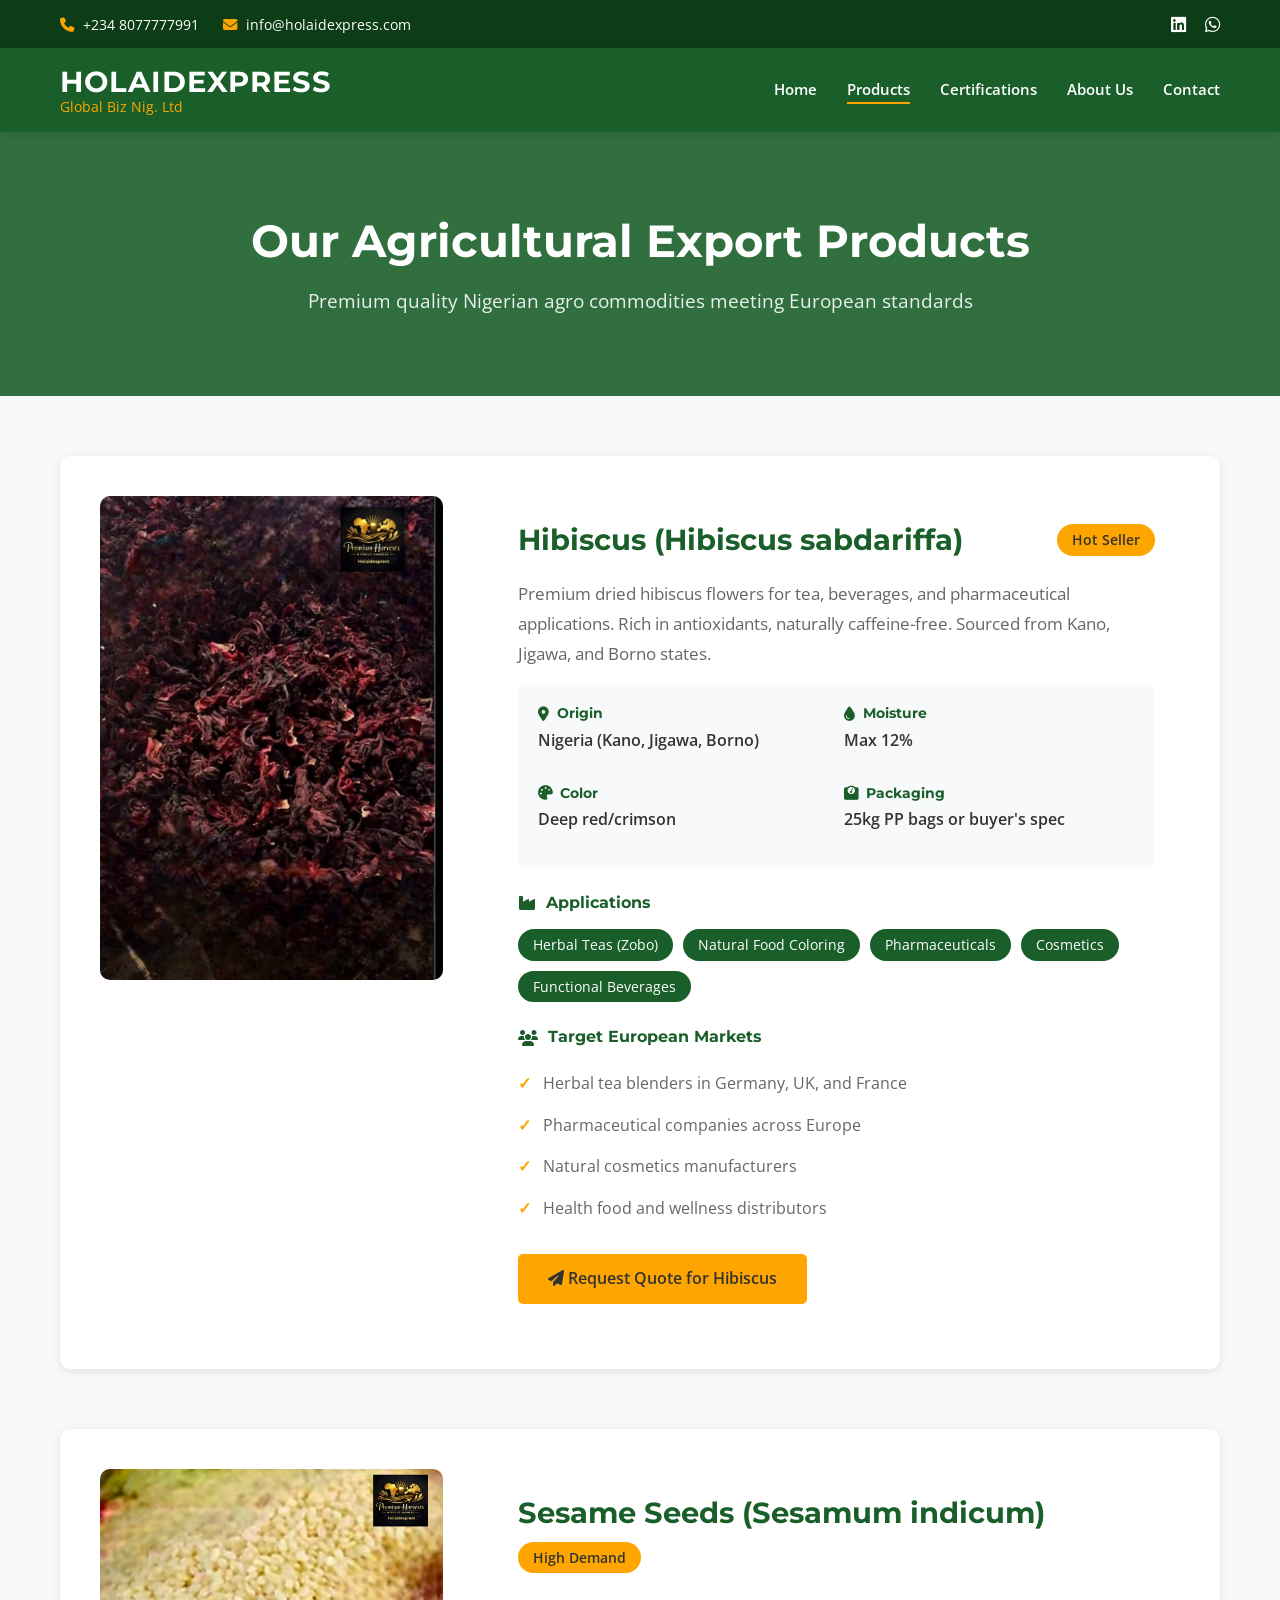
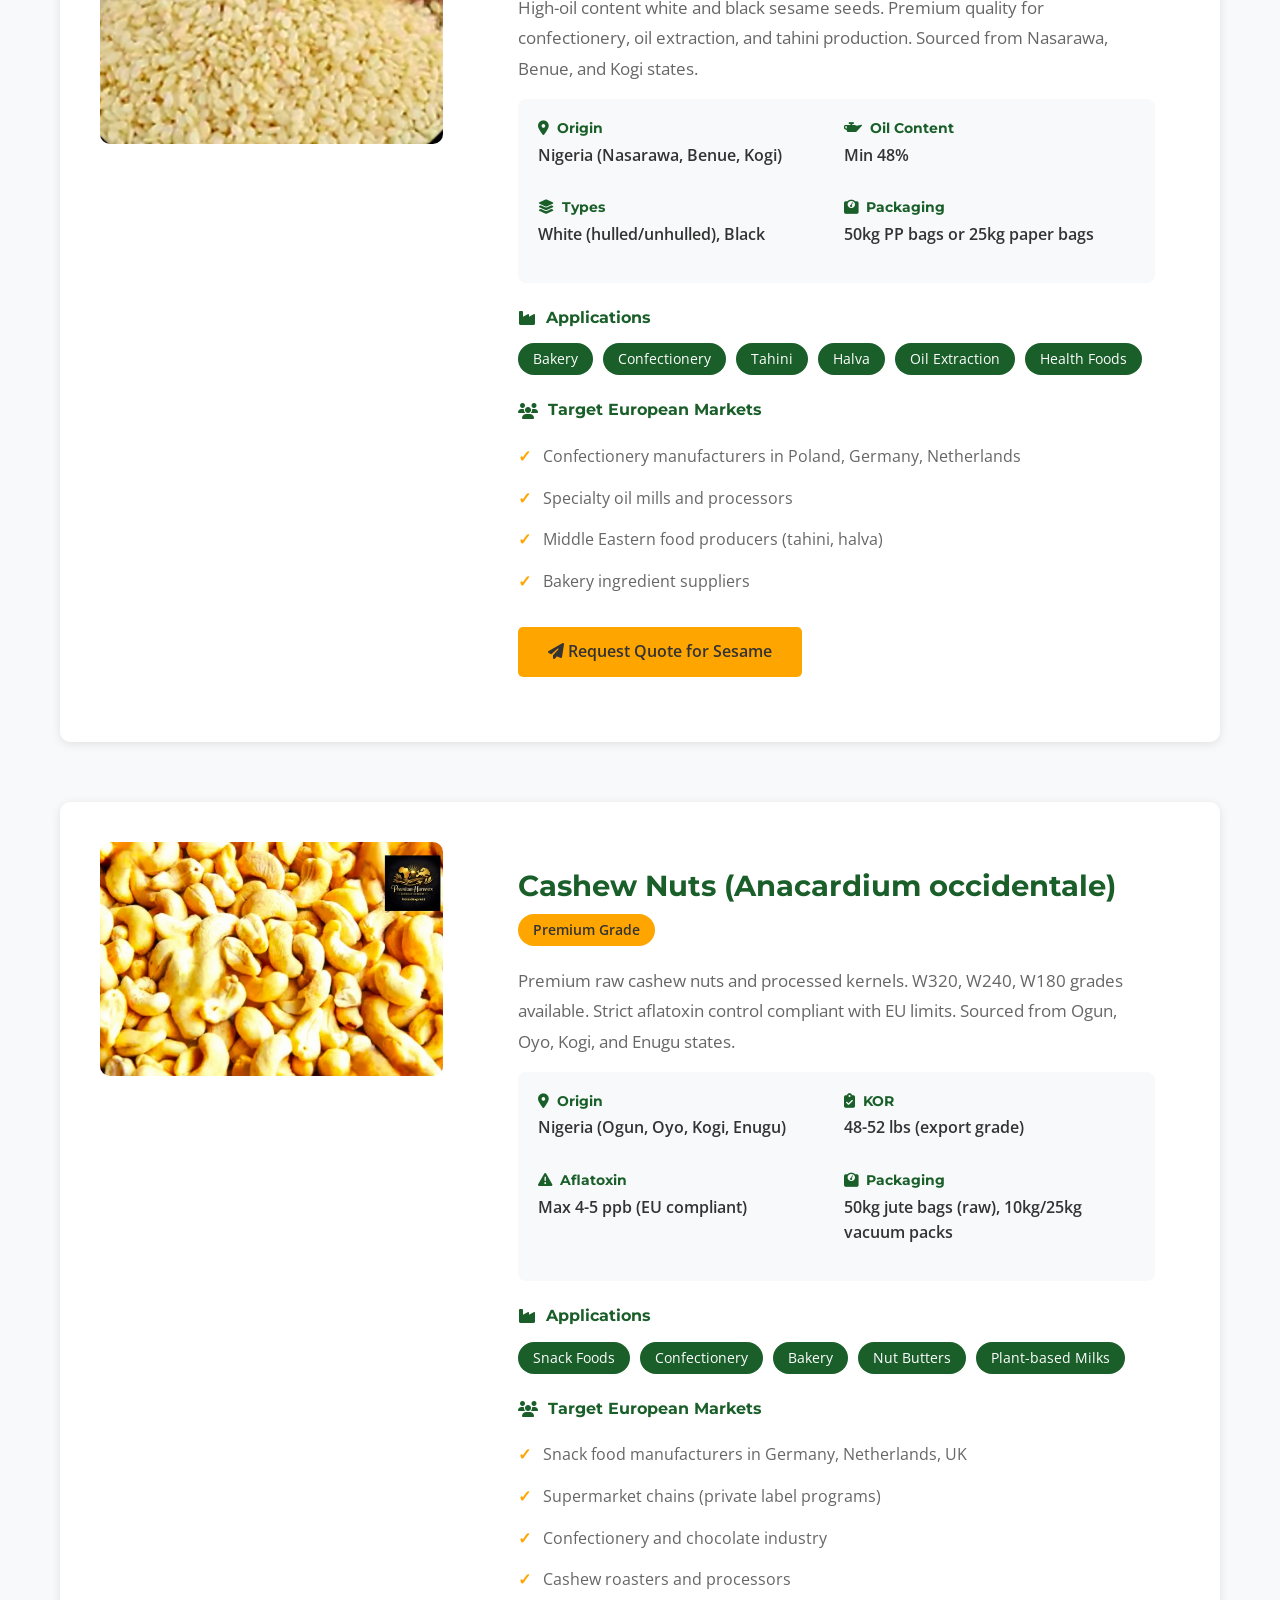
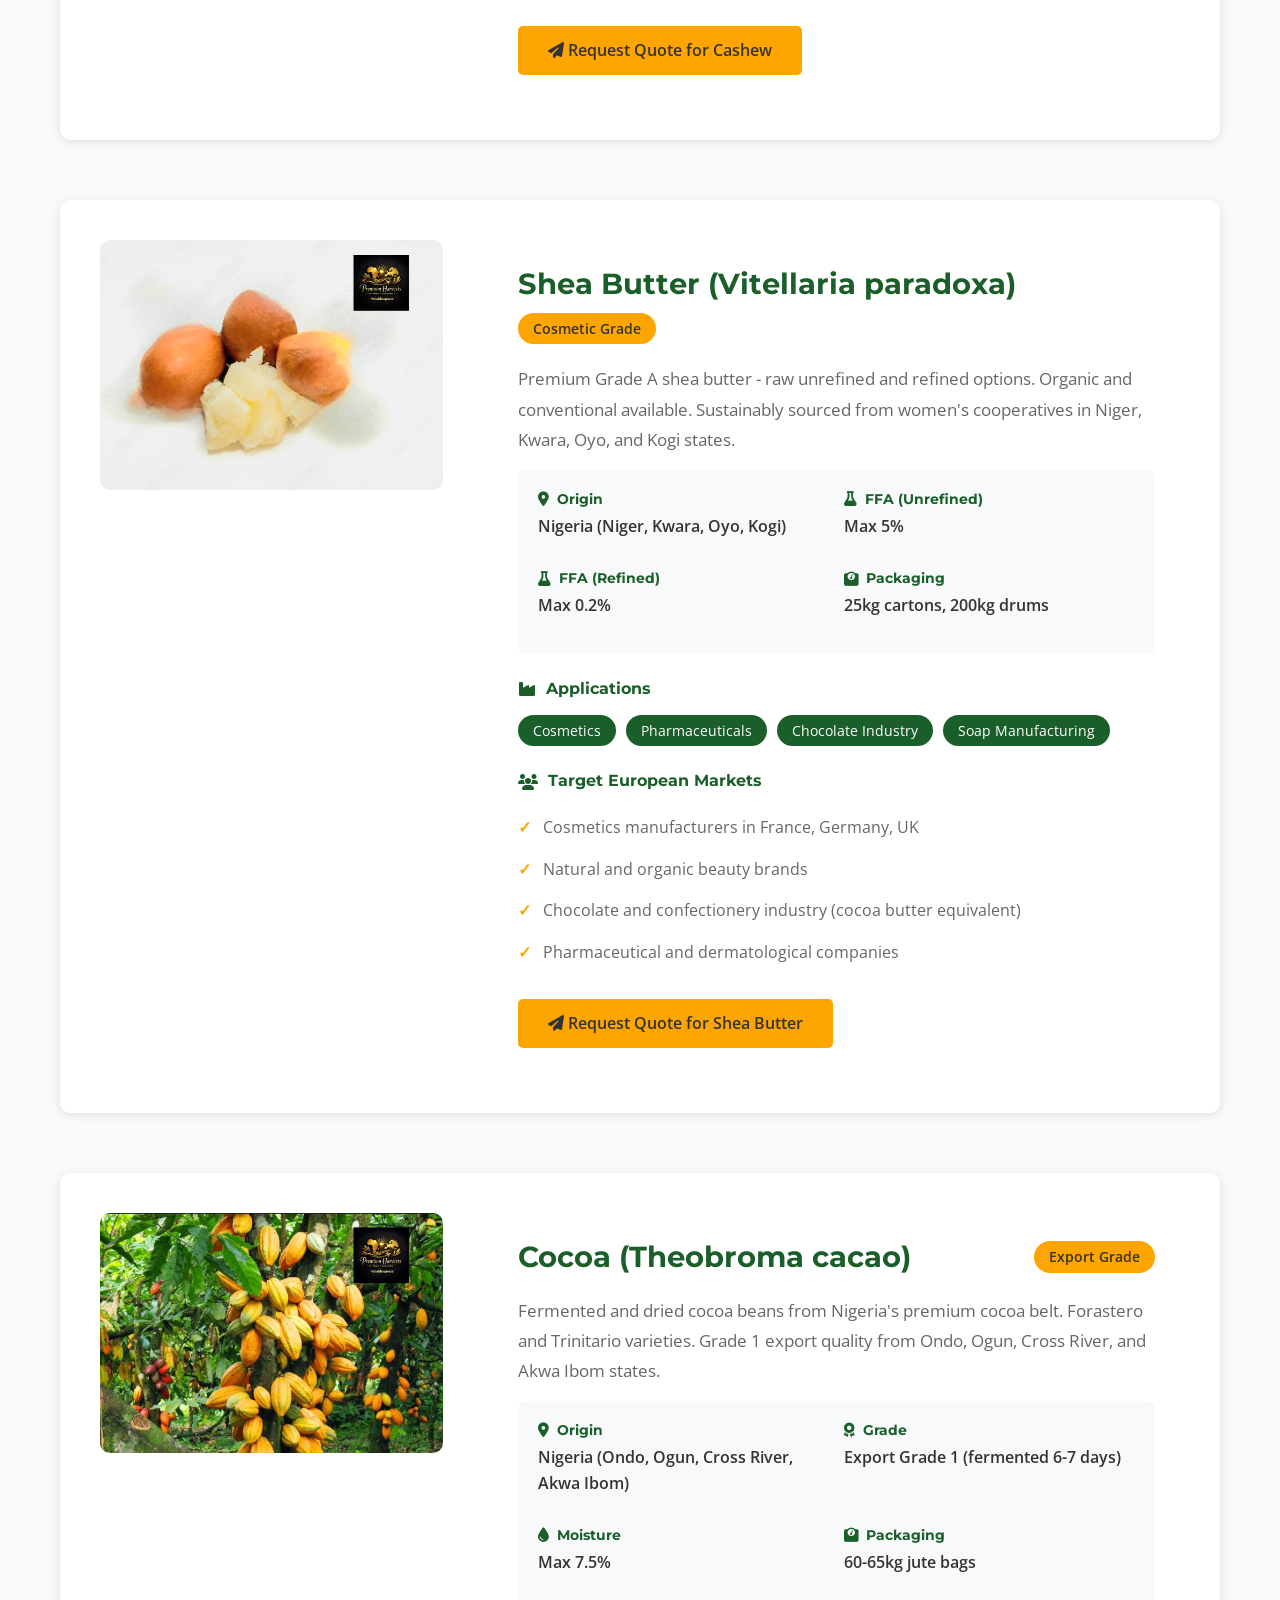
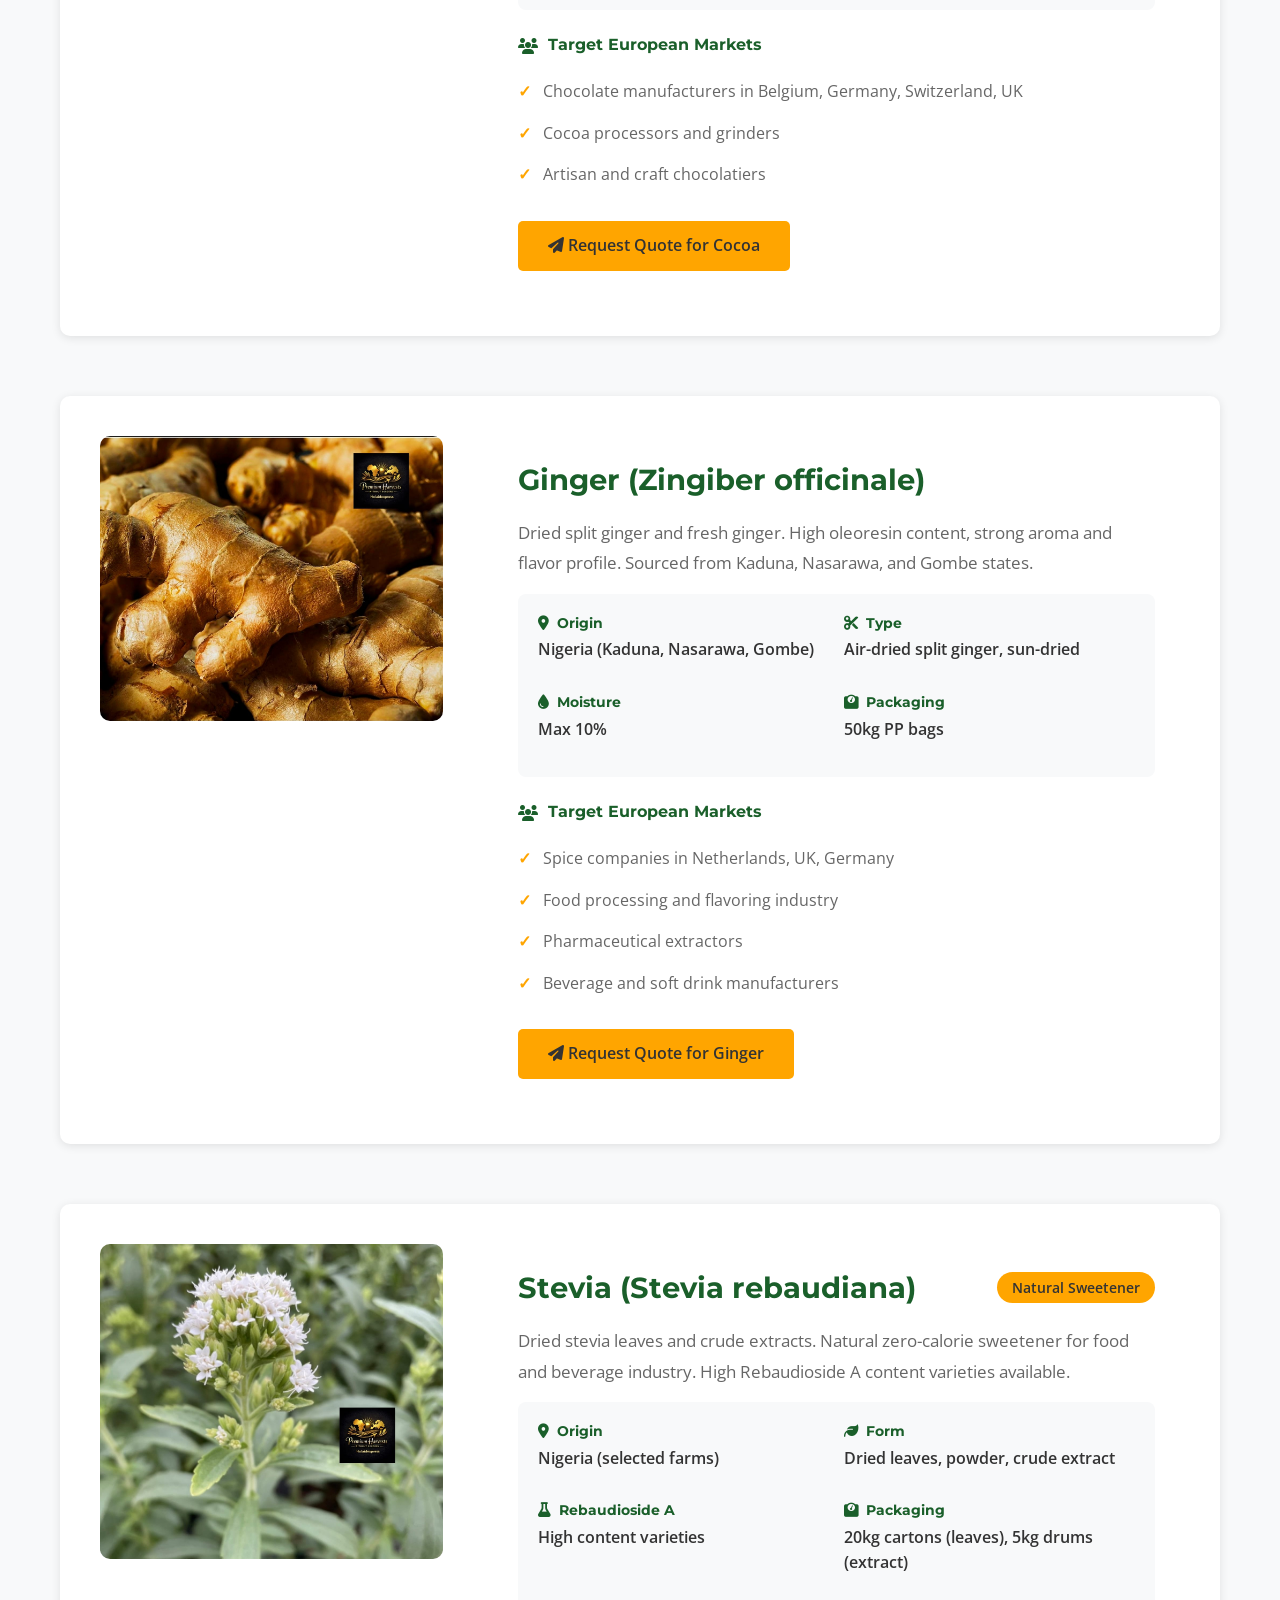
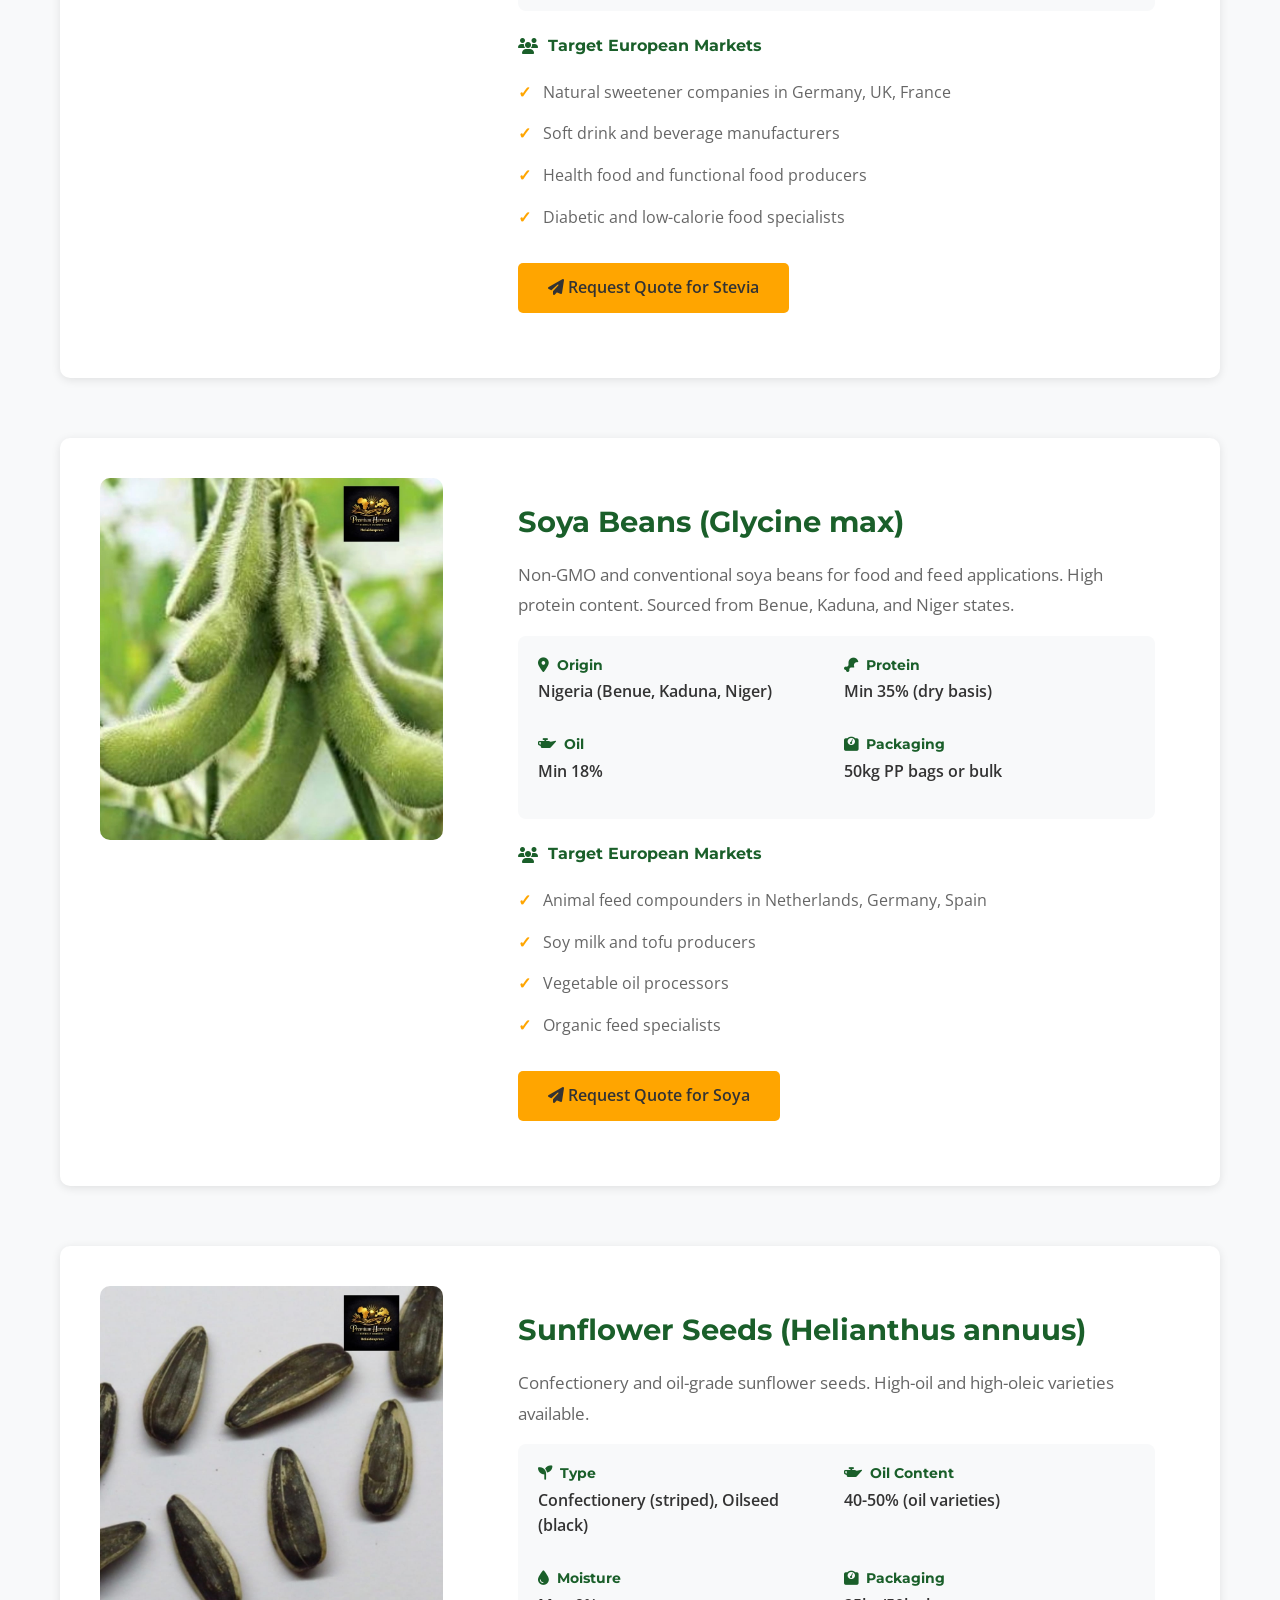
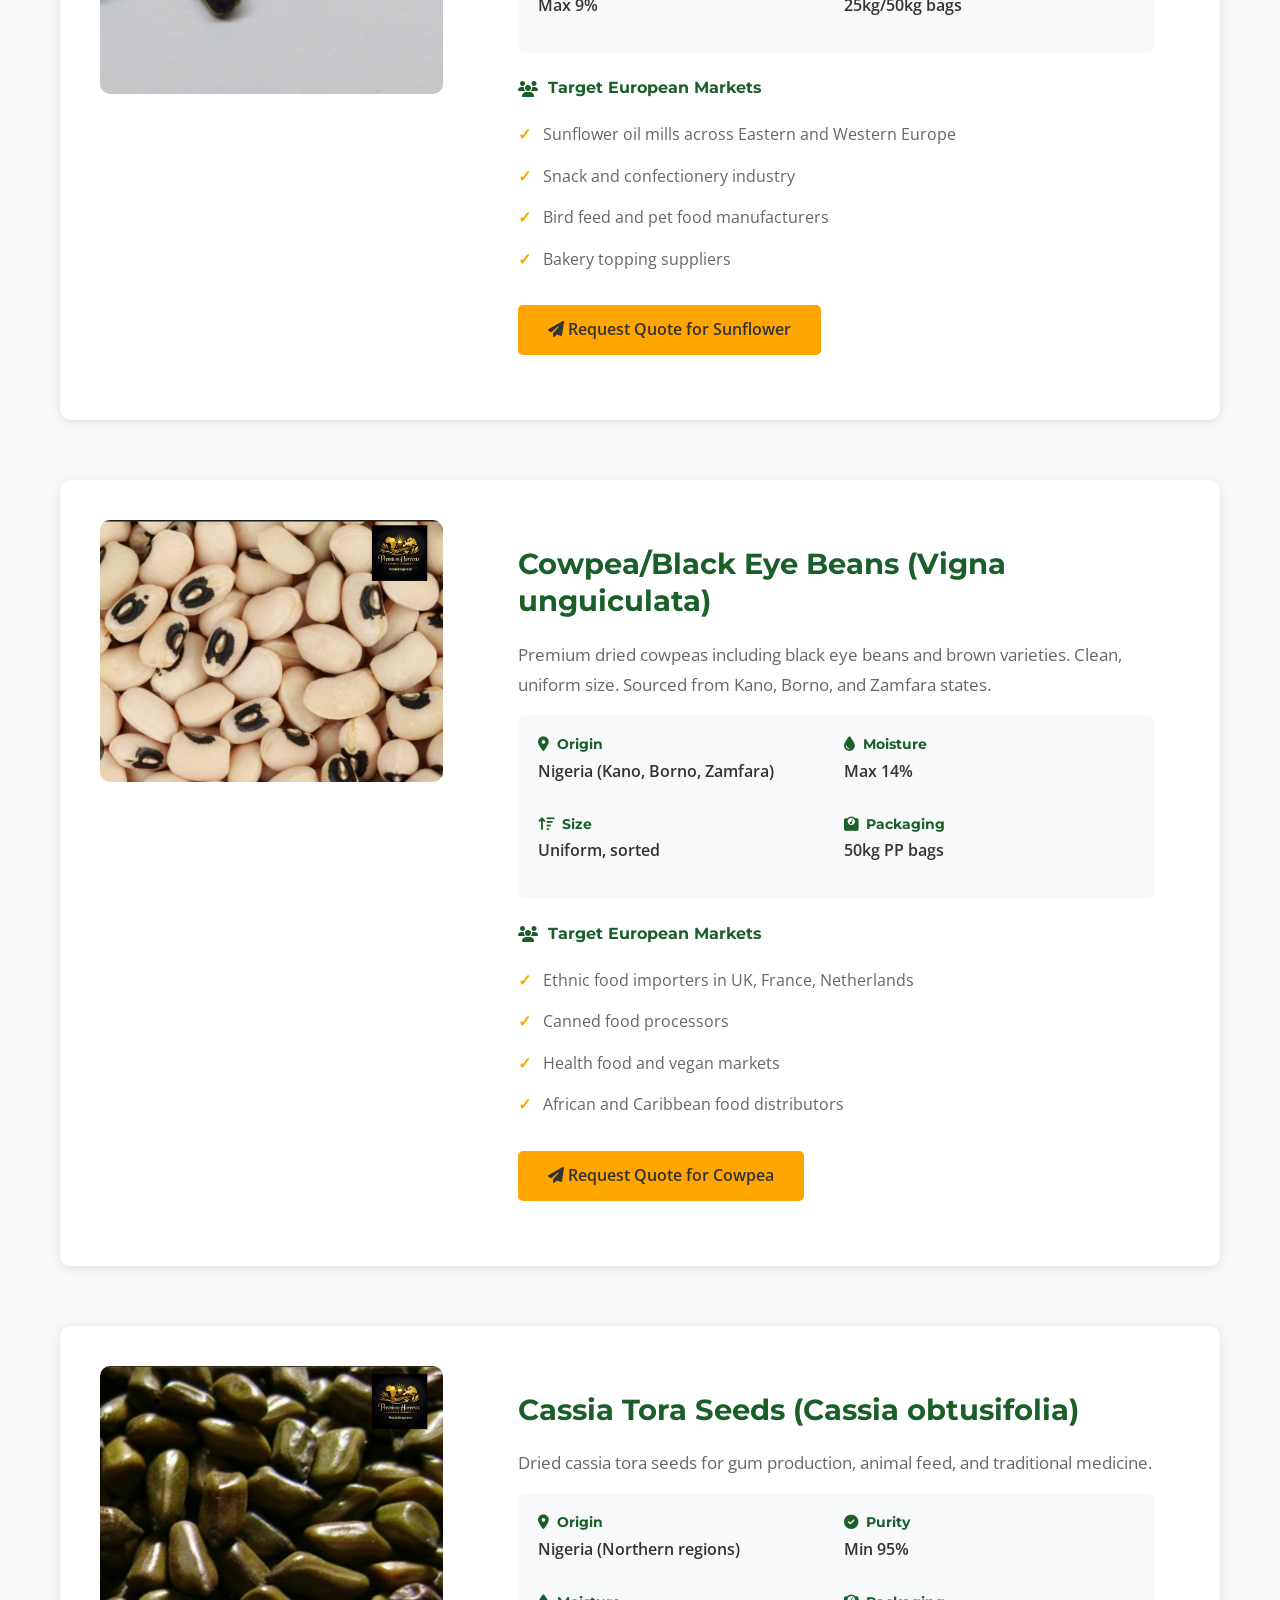
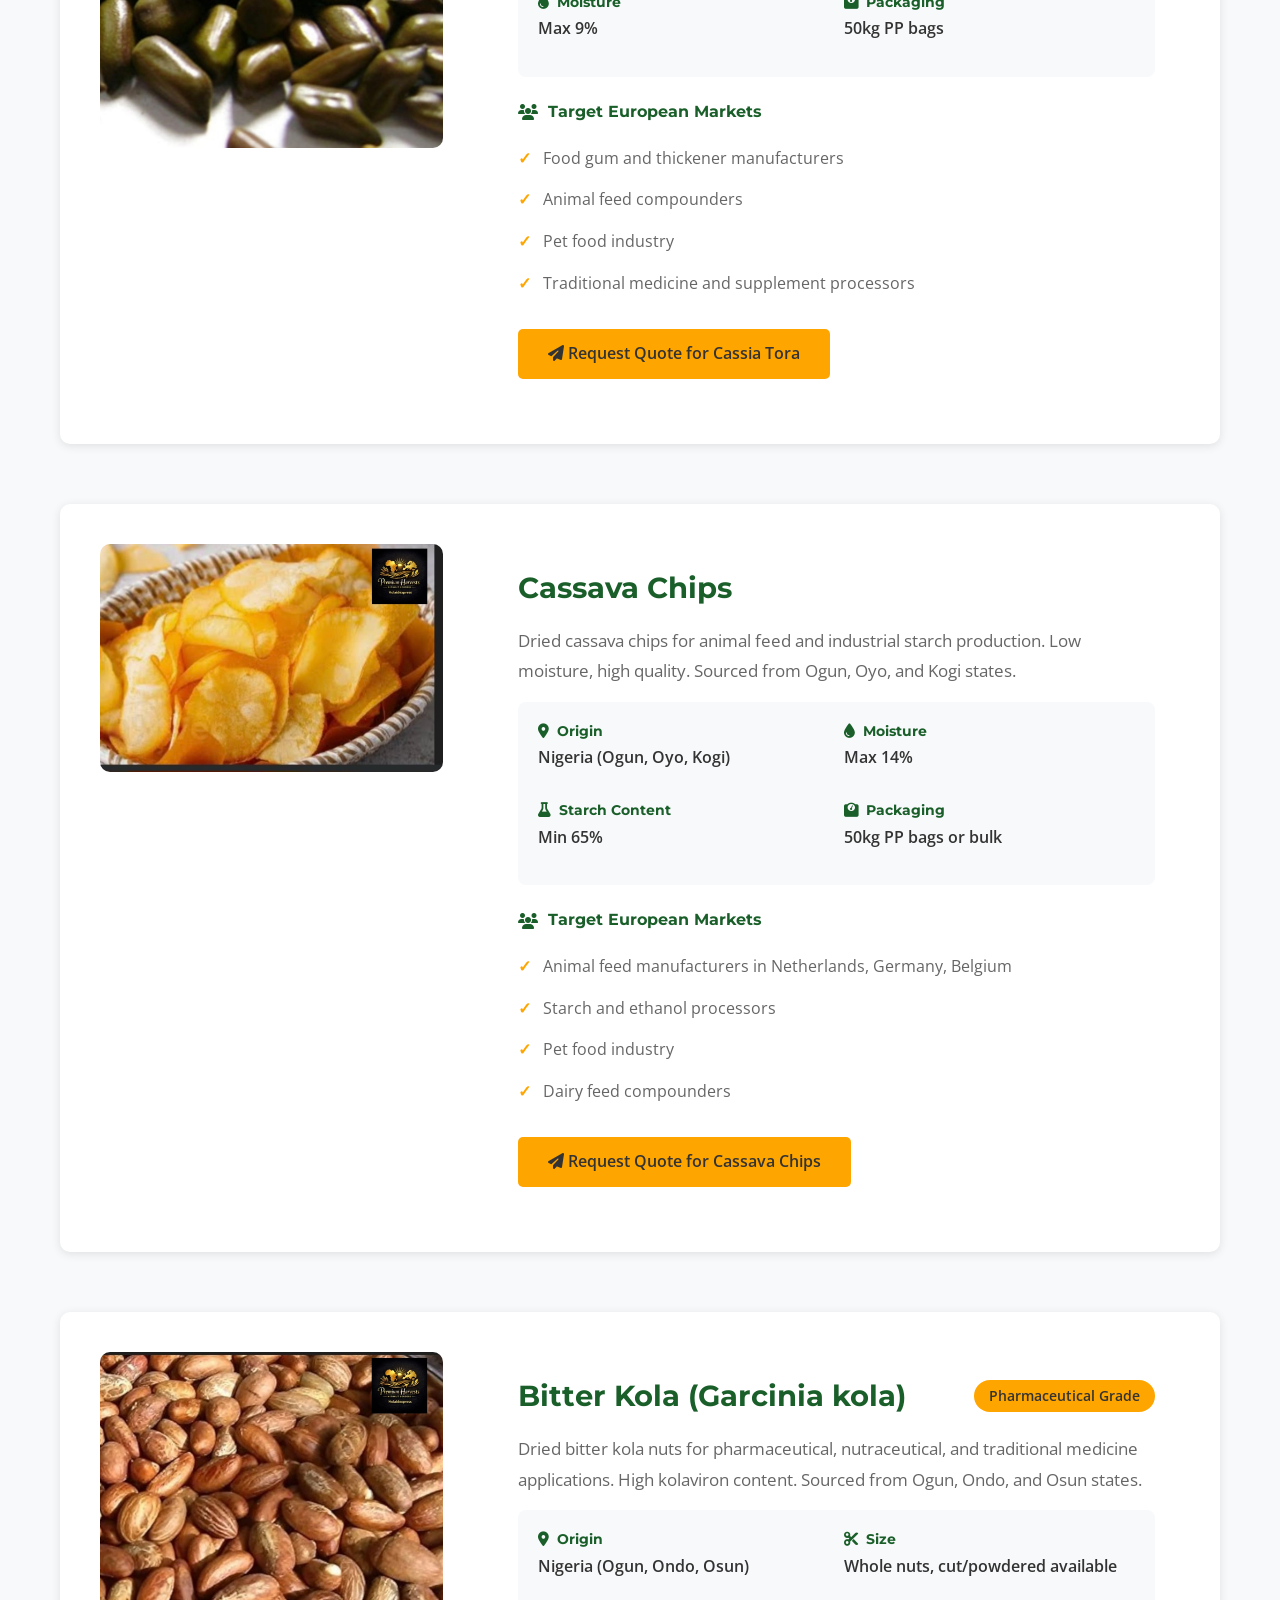
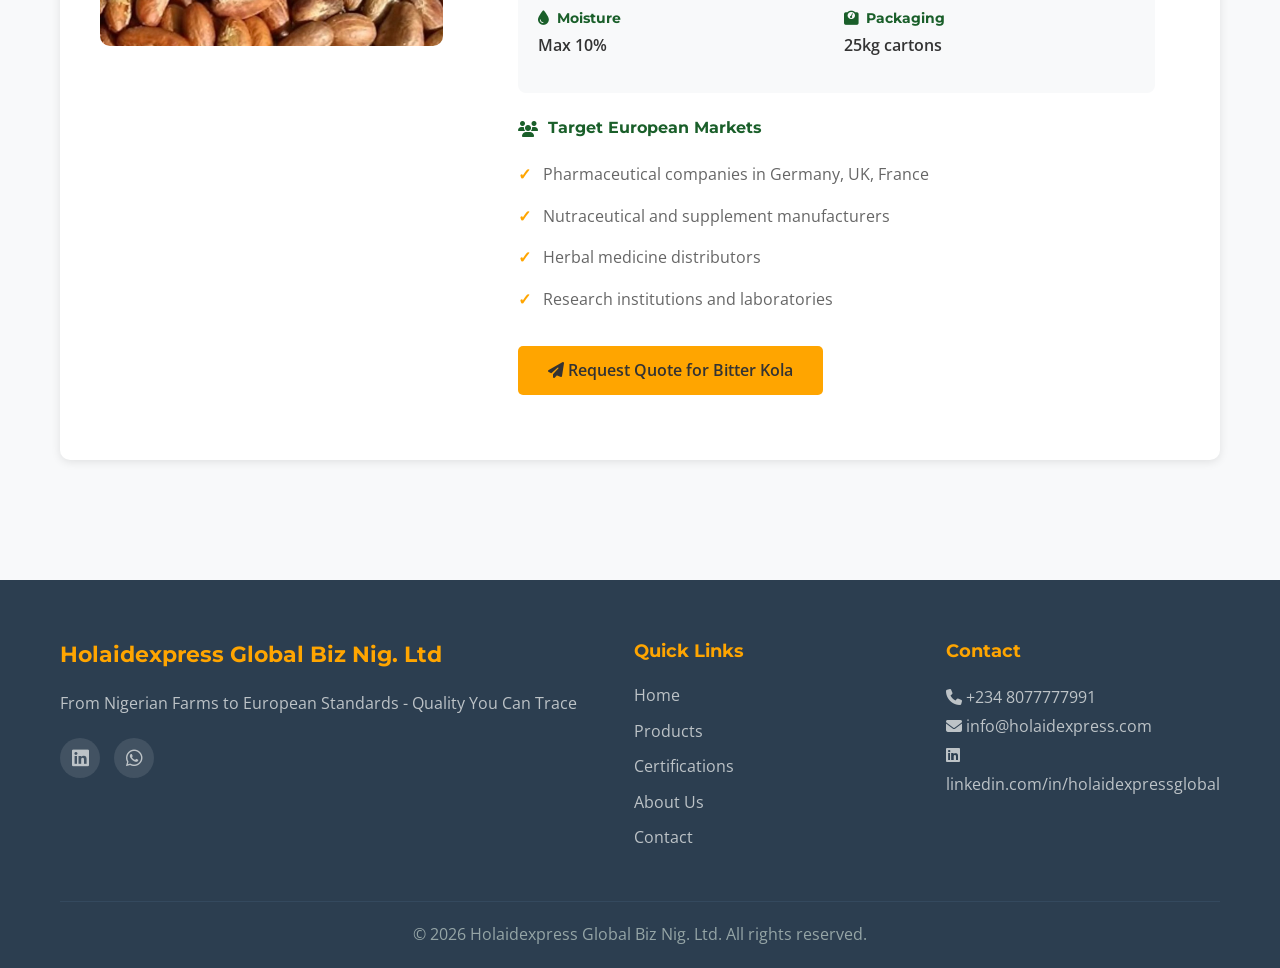
<file: products.html>
<!DOCTYPE html>
<html lang="en">
<head>
    <meta charset="UTF-8">
    <meta name="viewport" content="width=device-width, initial-scale=1.0">
    <title>Our Products | Holaidexpress Global Biz Nig. Ltd</title>
    <meta name="description" content="Premium Nigerian agricultural products: Hibiscus, Sesame, Cashew, Shea Butter, Cocoa, Ginger, Stevia, Soya Beans, and more. Export quality.">
    <link rel="stylesheet" href="css/style.css">
    <link href="https://fonts.googleapis.com/css2?family=Montserrat:wght@400;600;700&family=Open+Sans:wght@400;600&display=swap" rel="stylesheet">
    <link rel="stylesheet" href="https://cdnjs.cloudflare.com/ajax/libs/font-awesome/6.4.0/css/all.min.css">
</head>
<body>
    <!-- Top Bar -->
    <div class="top-bar">
        <div class="container">
            <div class="contact-info">
                <span><i class="fas fa-phone"></i> +234 8077777991</span>
                <span><i class="fas fa-envelope"></i> info@holaidexpress.com</span>
            </div>
            <div class="social-links">
                <a href="https://linkedin.com/in/holaidexpressglobal" target="_blank"><i class="fab fa-linkedin"></i></a>
                <a href="https://wa.me/2349064299762" target="_blank"><i class="fab fa-whatsapp"></i></a>
            </div>
        </div>
    </div>

    <!-- Navigation -->
    <nav class="navbar">
        <div class="container">
            <div class="logo">
                <h1>HOLAIDEXPRESS</h1>
                <span>Global Biz Nig. Ltd</span>
            </div>
            <ul class="nav-links">
                <li><a href="index.html">Home</a></li>
                <li><a href="products.html" class="active">Products</a></li>
                <li><a href="certifications.html">Certifications</a></li>
                <li><a href="about.html">About Us</a></li>
                <li><a href="contact.html">Contact</a></li>
            </ul>
            <div class="hamburger">
                <span></span>
                <span></span>
                <span></span>
            </div>
        </div>
    </nav>

    <!-- Page Header -->
    <section class="page-header">
        <div class="container">
            <h1>Our Agricultural Export Products</h1>
            <p>Premium quality Nigerian agro commodities meeting European standards</p>
        </div>
    </section>

    <main class="products-page">
        <div class="container">
            
            <!-- Product 1: Hibiscus -->
            <section id="hibiscus" class="product-detail">
                <div class="product-image">
                    <img src="hibiscus2.jpeg" alt="Dried Hibiscus Flowers">
                </div>
                <div class="product-info">
                    <div class="product-header">
                        <h2>Hibiscus (Hibiscus sabdariffa)</h2>
                        <span class="product-tag">Hot Seller</span>
                    </div>
                    <p class="product-desc">Premium dried hibiscus flowers for tea, beverages, and pharmaceutical applications. Rich in antioxidants, naturally caffeine-free. Sourced from Kano, Jigawa, and Borno states.</p>
                    
                    <div class="specs-grid">
                        <div class="spec-item">
                            <h4><i class="fas fa-map-marker-alt"></i> Origin</h4>
                            <p>Nigeria (Kano, Jigawa, Borno)</p>
                        </div>
                        <div class="spec-item">
                            <h4><i class="fas fa-tint"></i> Moisture</h4>
                            <p>Max 12%</p>
                        </div>
                        <div class="spec-item">
                            <h4><i class="fas fa-palette"></i> Color</h4>
                            <p>Deep red/crimson</p>
                        </div>
                        <div class="spec-item">
                            <h4><i class="fas fa-weight"></i> Packaging</h4>
                            <p>25kg PP bags or buyer's spec</p>
                        </div>
                    </div>
                    
                    <div class="applications">
                        <h4><i class="fas fa-industry"></i> Applications</h4>
                        <div class="app-tags">
                            <span>Herbal Teas (Zobo)</span>
                            <span>Natural Food Coloring</span>
                            <span>Pharmaceuticals</span>
                            <span>Cosmetics</span>
                            <span>Functional Beverages</span>
                        </div>
                    </div>

                    <div class="target-buyers">
                        <h4><i class="fas fa-users"></i> Target European Markets</h4>
                        <ul>
                            <li>Herbal tea blenders in Germany, UK, and France</li>
                            <li>Pharmaceutical companies across Europe</li>
                            <li>Natural cosmetics manufacturers</li>
                            <li>Health food and wellness distributors</li>
                        </ul>
                    </div>
                    
                    <a href="contact.html?product=hibiscus" class="btn btn-primary"><i class="fas fa-paper-plane"></i> Request Quote for Hibiscus</a>
                </div>
            </section>

            <!-- Product 2: Sesame Seeds -->
            <section id="sesame" class="product-detail">
                <div class="product-image">
                    <img src="sesame.jpeg" alt="Sesame Seeds">
                </div>
                <div class="product-info">
                    <div class="product-header">
                        <h2>Sesame Seeds (Sesamum indicum)</h2>
                        <span class="product-tag">High Demand</span>
                    </div>
                    <p class="product-desc">High-oil content white and black sesame seeds. Premium quality for confectionery, oil extraction, and tahini production. Sourced from Nasarawa, Benue, and Kogi states.</p>
                    
                    <div class="specs-grid">
                        <div class="spec-item">
                            <h4><i class="fas fa-map-marker-alt"></i> Origin</h4>
                            <p>Nigeria (Nasarawa, Benue, Kogi)</p>
                        </div>
                        <div class="spec-item">
                            <h4><i class="fas fa-oil-can"></i> Oil Content</h4>
                            <p>Min 48%</p>
                        </div>
                        <div class="spec-item">
                            <h4><i class="fas fa-layer-group"></i> Types</h4>
                            <p>White (hulled/unhulled), Black</p>
                        </div>
                        <div class="spec-item">
                            <h4><i class="fas fa-weight"></i> Packaging</h4>
                            <p>50kg PP bags or 25kg paper bags</p>
                        </div>
                    </div>
                    
                    <div class="applications">
                        <h4><i class="fas fa-industry"></i> Applications</h4>
                        <div class="app-tags">
                            <span>Bakery</span>
                            <span>Confectionery</span>
                            <span>Tahini</span>
                            <span>Halva</span>
                            <span>Oil Extraction</span>
                            <span>Health Foods</span>
                        </div>
                    </div>

                    <div class="target-buyers">
                        <h4><i class="fas fa-users"></i> Target European Markets</h4>
                        <ul>
                            <li>Confectionery manufacturers in Poland, Germany, Netherlands</li>
                            <li>Specialty oil mills and processors</li>
                            <li>Middle Eastern food producers (tahini, halva)</li>
                            <li>Bakery ingredient suppliers</li>
                        </ul>
                    </div>
                    
                    <a href="contact.html?product=sesame" class="btn btn-primary"><i class="fas fa-paper-plane"></i> Request Quote for Sesame</a>
                </div>
            </section>

            <!-- Product 3: Cashew Nuts -->
            <section id="cashew" class="product-detail">
                <div class="product-image">
                    <img src="cashew.jpeg" alt="Cashew Nuts">
                </div>
                <div class="product-info">
                    <div class="product-header">
                        <h2>Cashew Nuts (Anacardium occidentale)</h2>
                        <span class="product-tag">Premium Grade</span>
                    </div>
                    <p class="product-desc">Premium raw cashew nuts and processed kernels. W320, W240, W180 grades available. Strict aflatoxin control compliant with EU limits. Sourced from Ogun, Oyo, Kogi, and Enugu states.</p>
                    
                    <div class="specs-grid">
                        <div class="spec-item">
                            <h4><i class="fas fa-map-marker-alt"></i> Origin</h4>
                            <p>Nigeria (Ogun, Oyo, Kogi, Enugu)</p>
                        </div>
                        <div class="spec-item">
                            <h4><i class="fas fa-clipboard-check"></i> KOR</h4>
                            <p>48-52 lbs (export grade)</p>
                        </div>
                        <div class="spec-item">
                            <h4><i class="fas fa-exclamation-triangle"></i> Aflatoxin</h4>
                            <p>Max 4-5 ppb (EU compliant)</p>
                        </div>
                        <div class="spec-item">
                            <h4><i class="fas fa-weight"></i> Packaging</h4>
                            <p>50kg jute bags (raw), 10kg/25kg vacuum packs</p>
                        </div>
                    </div>
                    
                    <div class="applications">
                        <h4><i class="fas fa-industry"></i> Applications</h4>
                        <div class="app-tags">
                            <span>Snack Foods</span>
                            <span>Confectionery</span>
                            <span>Bakery</span>
                            <span>Nut Butters</span>
                            <span>Plant-based Milks</span>
                        </div>
                    </div>

                    <div class="target-buyers">
                        <h4><i class="fas fa-users"></i> Target European Markets</h4>
                        <ul>
                            <li>Snack food manufacturers in Germany, Netherlands, UK</li>
                            <li>Supermarket chains (private label programs)</li>
                            <li>Confectionery and chocolate industry</li>
                            <li>Cashew roasters and processors</li>
                        </ul>
                    </div>
                    
                    <a href="contact.html?product=cashew" class="btn btn-primary"><i class="fas fa-paper-plane"></i> Request Quote for Cashew</a>
                </div>
            </section>

            <!-- Product 4: Shea Butter -->
            <section id="shea" class="product-detail">
                <div class="product-image">
                    <img src="shea-butter.jpeg" alt="Shea Butter">
                </div>
                <div class="product-info">
                    <div class="product-header">
                        <h2>Shea Butter (Vitellaria paradoxa)</h2>
                        <span class="product-tag">Cosmetic Grade</span>
                    </div>
                    <p class="product-desc">Premium Grade A shea butter - raw unrefined and refined options. Organic and conventional available. Sustainably sourced from women's cooperatives in Niger, Kwara, Oyo, and Kogi states.</p>
                    
                    <div class="specs-grid">
                        <div class="spec-item">
                            <h4><i class="fas fa-map-marker-alt"></i> Origin</h4>
                            <p>Nigeria (Niger, Kwara, Oyo, Kogi)</p>
                        </div>
                        <div class="spec-item">
                            <h4><i class="fas fa-flask"></i> FFA (Unrefined)</h4>
                            <p>Max 5%</p>
                        </div>
                        <div class="spec-item">
                            <h4><i class="fas fa-flask"></i> FFA (Refined)</h4>
                            <p>Max 0.2%</p>
                        </div>
                        <div class="spec-item">
                            <h4><i class="fas fa-weight"></i> Packaging</h4>
                            <p>25kg cartons, 200kg drums</p>
                        </div>
                    </div>
                    
                    <div class="applications">
                        <h4><i class="fas fa-industry"></i> Applications</h4>
                        <div class="app-tags">
                            <span>Cosmetics</span>
                            <span>Pharmaceuticals</span>
                            <span>Chocolate Industry</span>
                            <span>Soap Manufacturing</span>
                        </div>
                    </div>

                    <div class="target-buyers">
                        <h4><i class="fas fa-users"></i> Target European Markets</h4>
                        <ul>
                            <li>Cosmetics manufacturers in France, Germany, UK</li>
                            <li>Natural and organic beauty brands</li>
                            <li>Chocolate and confectionery industry (cocoa butter equivalent)</li>
                            <li>Pharmaceutical and dermatological companies</li>
                        </ul>
                    </div>
                    
                    <a href="contact.html?product=shea" class="btn btn-primary"><i class="fas fa-paper-plane"></i> Request Quote for Shea Butter</a>
                </div>
            </section>

            <!-- Product 5: Cocoa -->
            <section id="cocoa" class="product-detail">
                <div class="product-image">
                    <img src="cocoa.jpeg" alt="Cocoa Beans">
                </div>
                <div class="product-info">
                    <div class="product-header">
                        <h2>Cocoa (Theobroma cacao)</h2>
                        <span class="product-tag">Export Grade</span>
                    </div>
                    <p class="product-desc">Fermented and dried cocoa beans from Nigeria's premium cocoa belt. Forastero and Trinitario varieties. Grade 1 export quality from Ondo, Ogun, Cross River, and Akwa Ibom states.</p>
                    
                    <div class="specs-grid">
                        <div class="spec-item">
                            <h4><i class="fas fa-map-marker-alt"></i> Origin</h4>
                            <p>Nigeria (Ondo, Ogun, Cross River, Akwa Ibom)</p>
                        </div>
                        <div class="spec-item">
                            <h4><i class="fas fa-award"></i> Grade</h4>
                            <p>Export Grade 1 (fermented 6-7 days)</p>
                        </div>
                        <div class="spec-item">
                            <h4><i class="fas fa-tint"></i> Moisture</h4>
                            <p>Max 7.5%</p>
                        </div>
                        <div class="spec-item">
                            <h4><i class="fas fa-weight"></i> Packaging</h4>
                            <p>60-65kg jute bags</p>
                        </div>
                    </div>
                    
                    <div class="target-buyers">
                        <h4><i class="fas fa-users"></i> Target European Markets</h4>
                        <ul>
                            <li>Chocolate manufacturers in Belgium, Germany, Switzerland, UK</li>
                            <li>Cocoa processors and grinders</li>
                            <li>Artisan and craft chocolatiers</li>
                        </ul>
                    </div>
                    
                    <a href="contact.html?product=cocoa" class="btn btn-primary"><i class="fas fa-paper-plane"></i> Request Quote for Cocoa</a>
                </div>
            </section>

            <!-- Product 6: Ginger -->
            <section id="ginger" class="product-detail">
                <div class="product-image">
                    <img src="ginger.jpeg" alt="Ginger">
                </div>
                <div class="product-info">
                    <div class="product-header">
                        <h2>Ginger (Zingiber officinale)</h2>
                    </div>
                    <p class="product-desc">Dried split ginger and fresh ginger. High oleoresin content, strong aroma and flavor profile. Sourced from Kaduna, Nasarawa, and Gombe states.</p>
                    
                    <div class="specs-grid">
                        <div class="spec-item">
                            <h4><i class="fas fa-map-marker-alt"></i> Origin</h4>
                            <p>Nigeria (Kaduna, Nasarawa, Gombe)</p>
                        </div>
                        <div class="spec-item">
                            <h4><i class="fas fa-cut"></i> Type</h4>
                            <p>Air-dried split ginger, sun-dried</p>
                        </div>
                        <div class="spec-item">
                            <h4><i class="fas fa-tint"></i> Moisture</h4>
                            <p>Max 10%</p>
                        </div>
                        <div class="spec-item">
                            <h4><i class="fas fa-weight"></i> Packaging</h4>
                            <p>50kg PP bags</p>
                        </div>
                    </div>
                    
                    <div class="target-buyers">
                        <h4><i class="fas fa-users"></i> Target European Markets</h4>
                        <ul>
                            <li>Spice companies in Netherlands, UK, Germany</li>
                            <li>Food processing and flavoring industry</li>
                            <li>Pharmaceutical extractors</li>
                            <li>Beverage and soft drink manufacturers</li>
                        </ul>
                    </div>
                    
                    <a href="contact.html?product=ginger" class="btn btn-primary"><i class="fas fa-paper-plane"></i> Request Quote for Ginger</a>
                </div>
            </section>

            <!-- Product 7: Stevia -->
            <section id="stevia" class="product-detail">
                <div class="product-image">
                    <img src="stevia-rebaudiana.jpeg" alt="Stevia">
                </div>
                <div class="product-info">
                    <div class="product-header">
                        <h2>Stevia (Stevia rebaudiana)</h2>
                        <span class="product-tag">Natural Sweetener</span>
                    </div>
                    <p class="product-desc">Dried stevia leaves and crude extracts. Natural zero-calorie sweetener for food and beverage industry. High Rebaudioside A content varieties available.</p>
                    
                    <div class="specs-grid">
                        <div class="spec-item">
                            <h4><i class="fas fa-map-marker-alt"></i> Origin</h4>
                            <p>Nigeria (selected farms)</p>
                        </div>
                        <div class="spec-item">
                            <h4><i class="fas fa-leaf"></i> Form</h4>
                            <p>Dried leaves, powder, crude extract</p>
                        </div>
                        <div class="spec-item">
                            <h4><i class="fas fa-flask"></i> Rebaudioside A</h4>
                            <p>High content varieties</p>
                        </div>
                        <div class="spec-item">
                            <h4><i class="fas fa-weight"></i> Packaging</h4>
                            <p>20kg cartons (leaves), 5kg drums (extract)</p>
                        </div>
                    </div>
                    
                    <div class="target-buyers">
                        <h4><i class="fas fa-users"></i> Target European Markets</h4>
                        <ul>
                            <li>Natural sweetener companies in Germany, UK, France</li>
                            <li>Soft drink and beverage manufacturers</li>
                            <li>Health food and functional food producers</li>
                            <li>Diabetic and low-calorie food specialists</li>
                        </ul>
                    </div>
                    
                    <a href="contact.html?product=stevia" class="btn btn-primary"><i class="fas fa-paper-plane"></i> Request Quote for Stevia</a>
                </div>
            </section>

            <!-- Product 8: Soya Beans -->
            <section id="soya" class="product-detail">
                <div class="product-image">
                    <img src="soya-beans.jpeg" alt="Soya Beans">
                </div>
                <div class="product-info">
                    <div class="product-header">
                        <h2>Soya Beans (Glycine max)</h2>
                    </div>
                    <p class="product-desc">Non-GMO and conventional soya beans for food and feed applications. High protein content. Sourced from Benue, Kaduna, and Niger states.</p>
                    
                    <div class="specs-grid">
                        <div class="spec-item">
                            <h4><i class="fas fa-map-marker-alt"></i> Origin</h4>
                            <p>Nigeria (Benue, Kaduna, Niger)</p>
                        </div>
                        <div class="spec-item">
                            <h4><i class="fas fa-drumstick-bite"></i> Protein</h4>
                            <p>Min 35% (dry basis)</p>
                        </div>
                        <div class="spec-item">
                            <h4><i class="fas fa-oil-can"></i> Oil</h4>
                            <p>Min 18%</p>
                        </div>
                        <div class="spec-item">
                            <h4><i class="fas fa-weight"></i> Packaging</h4>
                            <p>50kg PP bags or bulk</p>
                        </div>
                    </div>
                    
                    <div class="target-buyers">
                        <h4><i class="fas fa-users"></i> Target European Markets</h4>
                        <ul>
                            <li>Animal feed compounders in Netherlands, Germany, Spain</li>
                            <li>Soy milk and tofu producers</li>
                            <li>Vegetable oil processors</li>
                            <li>Organic feed specialists</li>
                        </ul>
                    </div>
                    
                    <a href="contact.html?product=soya" class="btn btn-primary"><i class="fas fa-paper-plane"></i> Request Quote for Soya</a>
                </div>
            </section>

            <!-- Product 9: Sunflower -->
            <section id="sunflower" class="product-detail">
                <div class="product-image">
                    <img src="sunflower-seeds.jpeg" alt="Sunflower Seeds">
                </div>
                <div class="product-info">
                    <div class="product-header">
                        <h2>Sunflower Seeds (Helianthus annuus)</h2>
                    </div>
                    <p class="product-desc">Confectionery and oil-grade sunflower seeds. High-oil and high-oleic varieties available.</p>
                    
                    <div class="specs-grid">
                        <div class="spec-item">
                            <h4><i class="fas fa-seedling"></i> Type</h4>
                            <p>Confectionery (striped), Oilseed (black)</p>
                        </div>
                        <div class="spec-item">
                            <h4><i class="fas fa-oil-can"></i> Oil Content</h4>
                            <p>40-50% (oil varieties)</p>
                        </div>
                        <div class="spec-item">
                            <h4><i class="fas fa-tint"></i> Moisture</h4>
                            <p>Max 9%</p>
                        </div>
                        <div class="spec-item">
                            <h4><i class="fas fa-weight"></i> Packaging</h4>
                            <p>25kg/50kg bags</p>
                        </div>
                    </div>
                    
                    <div class="target-buyers">
                        <h4><i class="fas fa-users"></i> Target European Markets</h4>
                        <ul>
                            <li>Sunflower oil mills across Eastern and Western Europe</li>
                            <li>Snack and confectionery industry</li>
                            <li>Bird feed and pet food manufacturers</li>
                            <li>Bakery topping suppliers</li>
                        </ul>
                    </div>
                    
                    <a href="contact.html?product=sunflower" class="btn btn-primary"><i class="fas fa-paper-plane"></i> Request Quote for Sunflower</a>
                </div>
            </section>

            <!-- Product 10: Cowpea -->
            <section id="cowpea" class="product-detail">
                <div class="product-image">
                    <img src="cowpea-blackeye.jpeg" alt="Cowpea Beans">
                </div>
                <div class="product-info">
                    <div class="product-header">
                        <h2>Cowpea/Black Eye Beans (Vigna unguiculata)</h2>
                    </div>
                    <p class="product-desc">Premium dried cowpeas including black eye beans and brown varieties. Clean, uniform size. Sourced from Kano, Borno, and Zamfara states.</p>
                    
                    <div class="specs-grid">
                        <div class="spec-item">
                            <h4><i class="fas fa-map-marker-alt"></i> Origin</h4>
                            <p>Nigeria (Kano, Borno, Zamfara)</p>
                        </div>
                        <div class="spec-item">
                            <h4><i class="fas fa-tint"></i> Moisture</h4>
                            <p>Max 14%</p>
                        </div>
                        <div class="spec-item">
                            <h4><i class="fas fa-sort-amount-up"></i> Size</h4>
                            <p>Uniform, sorted</p>
                        </div>
                        <div class="spec-item">
                            <h4><i class="fas fa-weight"></i> Packaging</h4>
                            <p>50kg PP bags</p>
                        </div>
                    </div>
                    
                    <div class="target-buyers">
                        <h4><i class="fas fa-users"></i> Target European Markets</h4>
                        <ul>
                            <li>Ethnic food importers in UK, France, Netherlands</li>
                            <li>Canned food processors</li>
                            <li>Health food and vegan markets</li>
                            <li>African and Caribbean food distributors</li>
                        </ul>
                    </div>
                    
                    <a href="contact.html?product=cowpea" class="btn btn-primary"><i class="fas fa-paper-plane"></i> Request Quote for Cowpea</a>
                </div>
            </section>

            <!-- Product 11: Cassia Tora -->
            <section id="cassiatora" class="product-detail">
                <div class="product-image">
                    <img src="cassia-tora seed.jpeg" alt="Cassia Tora Seeds">
                </div>
                <div class="product-info">
                    <div class="product-header">
                        <h2>Cassia Tora Seeds (Cassia obtusifolia)</h2>
                    </div>
                    <p class="product-desc">Dried cassia tora seeds for gum production, animal feed, and traditional medicine.</p>
                    
                    <div class="specs-grid">
                        <div class="spec-item">
                            <h4><i class="fas fa-map-marker-alt"></i> Origin</h4>
                            <p>Nigeria (Northern regions)</p>
                        </div>
                        <div class="spec-item">
                            <h4><i class="fas fa-check-circle"></i> Purity</h4>
                            <p>Min 95%</p>
                        </div>
                        <div class="spec-item">
                            <h4><i class="fas fa-tint"></i> Moisture</h4>
                            <p>Max 9%</p>
                        </div>
                        <div class="spec-item">
                            <h4><i class="fas fa-weight"></i> Packaging</h4>
                            <p>50kg PP bags</p>
                        </div>
                    </div>
                    
                    <div class="target-buyers">
                        <h4><i class="fas fa-users"></i> Target European Markets</h4>
                        <ul>
                            <li>Food gum and thickener manufacturers</li>
                            <li>Animal feed compounders</li>
                            <li>Pet food industry</li>
                            <li>Traditional medicine and supplement processors</li>
                        </ul>
                    </div>
                    
                    <a href="contact.html?product=cassiatora" class="btn btn-primary"><i class="fas fa-paper-plane"></i> Request Quote for Cassia Tora</a>
                </div>
            </section>

            <!-- Product 12: Cassava Chips -->
            <section id="cassava" class="product-detail">
                <div class="product-image">
                    <img src="cassava chips.jpeg" alt="Cassava Chips">
                </div>
                <div class="product-info">
                    <div class="product-header">
                        <h2>Cassava Chips</h2>
                    </div>
                    <p class="product-desc">Dried cassava chips for animal feed and industrial starch production. Low moisture, high quality. Sourced from Ogun, Oyo, and Kogi states.</p>
                    
                    <div class="specs-grid">
                        <div class="spec-item">
                            <h4><i class="fas fa-map-marker-alt"></i> Origin</h4>
                            <p>Nigeria (Ogun, Oyo, Kogi)</p>
                        </div>
                        <div class="spec-item">
                            <h4><i class="fas fa-tint"></i> Moisture</h4>
                            <p>Max 14%</p>
                        </div>
                        <div class="spec-item">
                            <h4><i class="fas fa-flask"></i> Starch Content</h4>
                            <p>Min 65%</p>
                        </div>
                        <div class="spec-item">
                            <h4><i class="fas fa-weight"></i> Packaging</h4>
                            <p>50kg PP bags or bulk</p>
                        </div>
                    </div>
                    
                    <div class="target-buyers">
                        <h4><i class="fas fa-users"></i> Target European Markets</h4>
                        <ul>
                            <li>Animal feed manufacturers in Netherlands, Germany, Belgium</li>
                            <li>Starch and ethanol processors</li>
                            <li>Pet food industry</li>
                            <li>Dairy feed compounders</li>
                        </ul>
                    </div>
                    
                    <a href="contact.html?product=cassava" class="btn btn-primary"><i class="fas fa-paper-plane"></i> Request Quote for Cassava Chips</a>
                </div>
            </section>

            <!-- Product 13: Bitter Kola -->
            <section id="bitterkola" class="product-detail">
                <div class="product-image">
                    <img src="bitter kola.jpeg" alt="Bitter Kola">
                </div>
                <div class="product-info">
                    <div class="product-header">
                        <h2>Bitter Kola (Garcinia kola)</h2>
                        <span class="product-tag">Pharmaceutical Grade</span>
                    </div>
                    <p class="product-desc">Dried bitter kola nuts for pharmaceutical, nutraceutical, and traditional medicine applications. High kolaviron content. Sourced from Ogun, Ondo, and Osun states.</p>
                    
                    <div class="specs-grid">
                        <div class="spec-item">
                            <h4><i class="fas fa-map-marker-alt"></i> Origin</h4>
                            <p>Nigeria (Ogun, Ondo, Osun)</p>
                        </div>
                        <div class="spec-item">
                            <h4><i class="fas fa-cut"></i> Size</h4>
                            <p>Whole nuts, cut/powdered available</p>
                        </div>
                        <div class="spec-item">
                            <h4><i class="fas fa-tint"></i> Moisture</h4>
                            <p>Max 10%</p>
                        </div>
                        <div class="spec-item">
                            <h4><i class="fas fa-weight"></i> Packaging</h4>
                            <p>25kg cartons</p>
                        </div>
                    </div>
                    
                    <div class="target-buyers">
                        <h4><i class="fas fa-users"></i> Target European Markets</h4>
                        <ul>
                            <li>Pharmaceutical companies in Germany, UK, France</li>
                            <li>Nutraceutical and supplement manufacturers</li>
                            <li>Herbal medicine distributors</li>
                            <li>Research institutions and laboratories</li>
                        </ul>
                    </div>
                    
                    <a href="contact.html?product=bitterkola" class="btn btn-primary"><i class="fas fa-paper-plane"></i> Request Quote for Bitter Kola</a>
                </div>
            </section>

        </div>
    </main>

    <!-- Footer -->
    <footer>
        <div class="container">
            <div class="footer-grid">
                <div class="footer-col">
                    <h3>Holaidexpress Global Biz Nig. Ltd</h3>
                    <p>From Nigerian Farms to European Standards - Quality You Can Trace</p>
                    <div class="social-links">
                        <a href="https://linkedin.com/in/holaidexpressglobal" target="_blank"><i class="fab fa-linkedin"></i></a>
                        <a href="https://wa.me/2349064299762" target="_blank"><i class="fab fa-whatsapp"></i></a>
                    </div>
                </div>
                <div class="footer-col">
                    <h4>Quick Links</h4>
                    <ul>
                        <li><a href="index.html">Home</a></li>
                        <li><a href="products.html">Products</a></li>
                        <li><a href="certifications.html">Certifications</a></li>
                        <li><a href="about.html">About Us</a></li>
                        <li><a href="contact.html">Contact</a></li>
                    </ul>
                </div>
                <div class="footer-col">
                    <h4>Contact</h4>
                    <p><i class="fas fa-phone"></i> +234 8077777991<br>
                    <i class="fas fa-envelope"></i> info@holaidexpress.com<br>
                    <i class="fab fa-linkedin"></i> linkedin.com/in/holaidexpressglobal</p>
                </div>
            </div>
            <div class="footer-bottom">
                <p>&copy; 2026 Holaidexpress Global Biz Nig. Ltd. All rights reserved.</p>
            </div>
        </div>
    </footer>

    <script src="js/main.js"></script>
</body>
</html>
</file>
<file: css/style.css>
/* ============================================
   HOLAIDEXPRESS GLOBAL BIZ NIG. LTD
   Main Stylesheet
   From Nigerian Farms to European Standards
   ============================================ */

/* CSS Variables */
:root {
    --primary-green: #1a5f2a;
    --dark-green: #0d3d16;
    --light-green: #2d8a3e;
    --accent-orange: #FFA500;
    --dark-orange: #e69400;
    --text-dark: #333333;
    --text-light: #666666;
    --bg-light: #f8f9fa;
    --white: #ffffff;
    --border-color: #e0e0e0;
    --shadow: 0 2px 10px rgba(0,0,0,0.1);
    --shadow-hover: 0 5px 20px rgba(0,0,0,0.15);
    --transition: all 0.3s ease;
}

/* Reset & Base */
* {
    margin: 0;
    padding: 0;
    box-sizing: border-box;
}

html {
    scroll-behavior: smooth;
}

body {
    font-family: 'Open Sans', sans-serif;
    line-height: 1.6;
    color: var(--text-dark);
    background-color: var(--white);
}

h1, h2, h3, h4, h5, h6 {
    font-family: 'Montserrat', sans-serif;
    font-weight: 700;
    line-height: 1.3;
}

a {
    text-decoration: none;
    color: inherit;
    transition: var(--transition);
}

img {
    max-width: 100%;
    height: auto;
}

.container {
    max-width: 1200px;
    margin: 0 auto;
    padding: 0 20px;
}

/* ============================================
   TOP BAR
   ============================================ */
.top-bar {
    background-color: var(--dark-green);
    color: var(--white);
    padding: 10px 0;
    font-size: 0.9rem;
}

.top-bar .container {
    display: flex;
    justify-content: space-between;
    align-items: center;
}

.top-bar .contact-info span {
    margin-right: 20px;
}

.top-bar .contact-info i {
    margin-right: 5px;
    color: var(--accent-orange);
}

.top-bar .social-links a {
    color: var(--white);
    margin-left: 15px;
    font-size: 1.1rem;
}

.top-bar .social-links a:hover {
    color: var(--accent-orange);
}

/* ============================================
   NAVIGATION
   ============================================ */
.navbar {
    background-color: var(--primary-green);
    padding: 15px 0;
    position: sticky;
    top: 0;
    z-index: 1000;
    box-shadow: var(--shadow);
}

.navbar .container {
    display: flex;
    justify-content: space-between;
    align-items: center;
}

.logo h1 {
    color: var(--white);
    font-size: 1.8rem;
    margin-bottom: 0;
    letter-spacing: 1px;
}

.logo span {
    color: var(--accent-orange);
    font-size: 0.85rem;
    display: block;
    margin-top: -5px;
}

.nav-links {
    display: flex;
    list-style: none;
    gap: 30px;
}

.nav-links a {
    color: var(--white);
    font-weight: 600;
    font-size: 0.95rem;
    padding: 5px 0;
    position: relative;
}

.nav-links a::after {
    content: '';
    position: absolute;
    bottom: 0;
    left: 0;
    width: 0;
    height: 2px;
    background-color: var(--accent-orange);
    transition: var(--transition);
}

.nav-links a:hover::after,
.nav-links a.active::after {
    width: 100%;
}

.hamburger {
    display: none;
    flex-direction: column;
    cursor: pointer;
}

.hamburger span {
    width: 25px;
    height: 3px;
    background-color: var(--white);
    margin: 3px 0;
    transition: var(--transition);
}

/* ============================================
   BUTTONS
   ============================================ */
.btn {
    display: inline-block;
    padding: 12px 30px;
    border-radius: 5px;
    font-weight: 600;
    text-align: center;
    cursor: pointer;
    transition: var(--transition);
    border: none;
    font-size: 1rem;
}

.btn-primary {
    background-color: var(--accent-orange);
    color: var(--text-dark);
}

.btn-primary:hover {
    background-color: var(--dark-orange);
    transform: translateY(-2px);
    box-shadow: var(--shadow-hover);
}

.btn-secondary {
    background-color: transparent;
    color: var(--white);
    border: 2px solid var(--white);
}

.btn-secondary:hover {
    background-color: var(--white);
    color: var(--primary-green);
}

.btn-outline {
    background-color: transparent;
    color: var(--primary-green);
    border: 2px solid var(--primary-green);
}

.btn-outline:hover {
    background-color: var(--primary-green);
    color: var(--white);
}

.btn-large {
    padding: 15px 40px;
    font-size: 1.1rem;
}

.btn-small {
    display: inline-block;
    padding: 8px 20px;
    background-color: var(--primary-green);
    color: var(--white);
    border-radius: 5px;
    font-size: 0.9rem;
    margin-top: 10px;
}

.btn-small:hover {
    background-color: var(--dark-green);
}

.btn-whatsapp {
    background-color: #25D366;
    color: var(--white);
}

.btn-whatsapp:hover {
    background-color: #128C7E;
}

.btn-linkedin {
    background-color: #0077B5;
    color: var(--white);
}

.btn-linkedin:hover {
    background-color: #005885;
}

.text-center {
    text-align: center;
    margin-top: 40px;
}

/* ============================================
   HERO SECTION
   ============================================ */
.hero {
    background: linear-gradient(rgba(0,0,0,0.6), rgba(0,0,0,0.6)), url('https://images.unsplash.com/photo-1500382017468-9049fed747ef?w=1920');
    background-size: cover;
    background-position: center;
    color: var(--white);
    padding: 120px 0;
    text-align: center;
    position: relative;
}

.hero-content h1 {
    font-size: 3.5rem;
    margin-bottom: 15px;
    text-transform: uppercase;
    letter-spacing: 3px;
    text-shadow: 2px 2px 4px rgba(0,0,0,0.5);
}

.hero-content h2 {
    font-size: 1.8rem;
    margin-bottom: 20px;
    font-weight: 400;
}

.tagline {
    font-size: 1.4rem;
    font-style: italic;
    margin-bottom: 20px;
    color: var(--accent-orange);
    font-weight: 600;
}

.subtitle {
    font-size: 1.2rem;
    max-width: 700px;
    margin: 0 auto 40px;
    opacity: 0.95;
}

.cta-buttons {
    margin-top: 30px;
}

.cta-buttons .btn {
    margin: 0 10px 10px;
}

/* ============================================
   STATS SECTION
   ============================================ */
.stats {
    background-color: var(--bg-light);
    padding: 60px 0;
}

.stat-grid {
    display: grid;
    grid-template-columns: repeat(4, 1fr);
    gap: 30px;
    text-align: center;
}

.stat-item h3 {
    font-size: 3rem;
    color: var(--primary-green);
    margin-bottom: 10px;
}

.stat-item p {
    font-size: 1.1rem;
    color: var(--text-light);
    font-weight: 600;
}

/* ============================================
   SECTION TITLES
   ============================================ */
.section-title {
    text-align: center;
    font-size: 2.5rem;
    margin-bottom: 50px;
    color: var(--primary-green);
    position: relative;
    padding-bottom: 15px;
}

.section-title::after {
    content: '';
    position: absolute;
    bottom: 0;
    left: 50%;
    transform: translateX(-50%);
    width: 80px;
    height: 4px;
    background-color: var(--accent-orange);
}

/* ============================================
   FEATURED PRODUCTS
   ============================================ */
.featured-products {
    padding: 80px 0;
    background-color: var(--white);
}

.product-grid {
    display: grid;
    grid-template-columns: repeat(auto-fit, minmax(280px, 1fr));
    gap: 30px;
}

.product-card {
    background-color: var(--white);
    border-radius: 10px;
    overflow: hidden;
    box-shadow: var(--shadow);
    transition: var(--transition);
}

.product-card:hover {
    transform: translateY(-5px);
    box-shadow: var(--shadow-hover);
}

.product-card img {
    width: 100%;
    height: 220px;
    object-fit: cover;
}

.product-info {
    padding: 25px;
}

.product-info h3 {
    color: var(--primary-green);
    margin-bottom: 10px;
    font-size: 1.4rem;
}

.product-info p {
    color: var(--text-light);
    margin-bottom: 15px;
}

/* ============================================
   WHY US SECTION
   ============================================ */
.why-us {
    background-color: var(--primary-green);
    color: var(--white);
    padding: 80px 0;
}

.why-us .section-title {
    color: var(--white);
}

.why-us .section-title::after {
    background-color: var(--accent-orange);
}

.features-grid {
    display: grid;
    grid-template-columns: repeat(auto-fit, minmax(350px, 1fr));
    gap: 40px;
}

.feature {
    display: flex;
    gap: 20px;
    align-items: flex-start;
}

.icon {
    font-size: 2rem;
    color: var(--accent-orange);
    min-width: 50px;
}

.feature h3 {
    margin-bottom: 10px;
    font-size: 1.3rem;
}

.feature p {
    opacity: 0.9;
    line-height: 1.8;
}

/* ============================================
   PROCESS SECTION
   ============================================ */
.process {
    padding: 80px 0;
    background-color: var(--bg-light);
}

.process-steps {
    display: flex;
    justify-content: space-between;
    gap: 20px;
    flex-wrap: wrap;
}

.step {
    flex: 1;
    min-width: 200px;
    text-align: center;
    padding: 30px 20px;
    background-color: var(--white);
    border-radius: 10px;
    box-shadow: var(--shadow);
    position: relative;
}

.step-num {
    position: absolute;
    top: -15px;
    left: 50%;
    transform: translateX(-50%);
    width: 30px;
    height: 30px;
    background-color: var(--accent-orange);
    color: var(--text-dark);
    border-radius: 50%;
    display: flex;
    align-items: center;
    justify-content: center;
    font-weight: 700;
    font-size: 0.9rem;
}

.step i {
    font-size: 2.5rem;
    color: var(--primary-green);
    margin: 15px 0;
}

.step h4 {
    margin-bottom: 10px;
    color: var(--primary-green);
}

.step p {
    color: var(--text-light);
    font-size: 0.95rem;
}

/* ============================================
   CTA SECTION
   ============================================ */
.cta {
    background-color: var(--accent-orange);
    padding: 80px 0;
    text-align: center;
}

.cta h2 {
    color: var(--text-dark);
    margin-bottom: 15px;
    font-size: 2.2rem;
}

.cta p {
    color: var(--text-dark);
    margin-bottom: 30px;
    font-size: 1.1rem;
}

/* ============================================
   PAGE HEADER
   ============================================ */
.page-header {
    background: linear-gradient(rgba(26,95,42,0.9), rgba(26,95,42,0.9)), url('https://images.unsplash.com/photo-1500382017468-9049fed747ef?w=1920');
    background-size: cover;
    background-position: center;
    color: var(--white);
    padding: 80px 0;
    text-align: center;
}

.page-header h1 {
    font-size: 2.8rem;
    margin-bottom: 15px;
}

.page-header p {
    font-size: 1.2rem;
    opacity: 0.9;
}

/* ============================================
   PRODUCTS PAGE
   ============================================ */
.products-page {
    padding: 60px 0;
    background-color: var(--bg-light);
}

.product-detail {
    display: grid;
    grid-template-columns: 1fr 2fr;
    gap: 50px;
    margin-bottom: 60px;
    background-color: var(--white);
    padding: 40px;
    border-radius: 10px;
    box-shadow: var(--shadow);
}

.product-image img {
    width: 100%;
    border-radius: 10px;
}

.product-header {
    display: flex;
    justify-content: space-between;
    align-items: center;
    margin-bottom: 20px;
    flex-wrap: wrap;
    gap: 10px;
}

.product-header h2 {
    color: var(--primary-green);
    font-size: 1.8rem;
}

.product-tag {
    background-color: var(--accent-orange);
    color: var(--text-dark);
    padding: 5px 15px;
    border-radius: 20px;
    font-size: 0.85rem;
    font-weight: 600;
}

.product-desc {
    color: var(--text-light);
    margin-bottom: 25px;
    font-size: 1.05rem;
    line-height: 1.8;
}

.specs-grid {
    display: grid;
    grid-template-columns: repeat(2, 1fr);
    gap: 15px;
    margin-bottom: 25px;
    background-color: var(--bg-light);
    padding: 20px;
    border-radius: 8px;
}

.spec-item h4 {
    color: var(--primary-green);
    font-size: 0.9rem;
    margin-bottom: 5px;
    display: flex;
    align-items: center;
    gap: 8px;
}

.spec-item p {
    color: var(--text-dark);
    font-weight: 600;
}

.applications {
    margin-bottom: 25px;
}

.applications h4 {
    color: var(--primary-green);
    margin-bottom: 15px;
    display: flex;
    align-items: center;
    gap: 10px;
}

.app-tags {
    display: flex;
    flex-wrap: wrap;
    gap: 10px;
}

.app-tags span {
    background-color: var(--primary-green);
    color: var(--white);
    padding: 5px 15px;
    border-radius: 20px;
    font-size: 0.85rem;
}

.target-buyers {
    margin-bottom: 25px;
}

.target-buyers h4 {
    color: var(--primary-green);
    margin-bottom: 15px;
    display: flex;
    align-items: center;
    gap: 10px;
}

.target-buyers ul {
    list-style: none;
    padding-left: 0;
}

.target-buyers li {
    padding: 8px 0;
    padding-left: 25px;
    position: relative;
    color: var(--text-light);
}

.target-buyers li::before {
    content: '✓';
    position: absolute;
    left: 0;
    color: var(--accent-orange);
    font-weight: bold;
}

/* ============================================
   CERTIFICATIONS PAGE
   ============================================ */
.certifications-page {
    padding: 60px 0;
    background-color: var(--bg-light);
}

.cert-intro {
    text-align: center;
    max-width: 800px;
    margin: 0 auto 50px;
    font-size: 1.1rem;
    color: var(--text-light);
}

.cert-grid {
    display: grid;
    grid-template-columns: repeat(auto-fit, minmax(350px, 1fr));
    gap: 30px;
    margin-bottom: 60px;
}

.cert-card {
    background-color: var(--white);
    padding: 30px;
    border-radius: 10px;
    box-shadow: var(--shadow);
    transition: var(--transition);
    border-left: 5px solid var(--primary-green);
}

.cert-card:hover {
    transform: translateY(-5px);
    box-shadow: var(--shadow-hover);
}

.cert-card.critical {
    border-left-color: var(--accent-orange);
}

.cert-header {
    display: flex;
    justify-content: space-between;
    align-items: center;
    margin-bottom: 20px;
}

.cert-icon {
    font-size: 2.5rem;
    color: var(--primary-green);
}

.cert-badge {
    padding: 5px 12px;
    border-radius: 20px;
    font-size: 0.75rem;
    font-weight: 700;
    text-transform: uppercase;
}

.critical-badge {
    background-color: #ffebee;
    color: #c62828;
}

.premium-badge {
    background-color: #e8f5e9;
    color: var(--primary-green);
}

.cert-card h2 {
    color: var(--primary-green);
    margin-bottom: 15px;
    font-size: 1.4rem;
}

.cert-card > p {
    color: var(--text-light);
    margin-bottom: 20px;
    line-height: 1.7;
}

.cert-details h4 {
    color: var(--text-dark);
    margin-bottom: 12px;
    font-size: 1rem;
}

.cert-details ul {
    list-style: none;
    margin-bottom: 20px;
}

.cert-details li {
    padding: 5px 0;
    color: var(--text-light);
    display: flex;
    align-items: center;
    gap: 10px;
    font-size: 0.95rem;
}

.cert-details li i {
    color: var(--accent-orange);
    font-size: 0.8rem;
}

.cert-status {
    padding-top: 15px;
    border-top: 1px solid var(--border-color);
}

.status {
    display: inline-flex;
    align-items: center;
    gap: 8px;
    font-weight: 600;
    font-size: 0.9rem;
}

.status.active {
    color: var(--primary-green);
}

.status.available {
    color: #1976d2;
}

.status.progress {
    color: var(--accent-orange);
}

/* Process Timeline */
.process-timeline {
    display: flex;
    justify-content: space-between;
    gap: 20px;
    flex-wrap: wrap;
    margin-bottom: 60px;
}

.timeline-item {
    flex: 1;
    min-width: 200px;
    text-align: center;
    padding: 30px 20px;
    background-color: var(--white);
    border-radius: 10px;
    box-shadow: var(--shadow);
    position: relative;
}

.timeline-icon {
    width: 60px;
    height: 60px;
    background-color: var(--primary-green);
    color: var(--white);
    border-radius: 50%;
    display: flex;
    align-items: center;
    justify-content: center;
    font-size: 1.5rem;
    margin: 0 auto 15px;
}

.timeline-content h4 {
    color: var(--primary-green);
    margin-bottom: 10px;
}

.timeline-content p {
    color: var(--text-light);
    font-size: 0.95rem;
}

.compliance-note {
    background-color: var(--primary-green);
    color: var(--white);
    padding: 40px;
    border-radius: 10px;
    text-align: center;
}

.compliance-note h3 {
    margin-bottom: 20px;
    display: flex;
    align-items: center;
    justify-content: center;
    gap: 10px;
}

.compliance-note ul {
    list-style: none;
    display: grid;
    grid-template-columns: repeat(auto-fit, minmax(300px, 1fr));
    gap: 10px;
    text-align: left;
    max-width: 800px;
    margin: 0 auto;
}

.compliance-note li {
    padding: 8px 0;
    padding-left: 25px;
    position: relative;
}

.compliance-note li::before {
    content: '•';
    position: absolute;
    left: 0;
    color: var(--accent-orange);
    font-size: 1.5rem;
    line-height: 1;
}

/* ============================================
   ABOUT PAGE
   ============================================ */
.about-page {
    padding: 60px 0;
    background-color: var(--bg-light);
}

.overview-grid {
    display: grid;
    grid-template-columns: 2fr 1fr;
    gap: 50px;
    margin-bottom: 60px;
    align-items: center;
}

.overview-text h2 {
    color: var(--primary-green);
    margin-bottom: 20px;
    font-size: 2.2rem;
}

.overview-text > p {
    color: var(--text-light);
    margin-bottom: 20px;
    line-height: 1.8;
    font-size: 1.05rem;
}

.mission-vision {
    display: grid;
    grid-template-columns: 1fr 1fr;
    gap: 30px;
    margin-top: 30px;
}

.mv-box {
    background-color: var(--white);
    padding: 25px;
    border-radius: 10px;
    box-shadow: var(--shadow);
    border-left: 4px solid var(--accent-orange);
}

.mv-box h3 {
    color: var(--primary-green);
    margin-bottom: 15px;
    display: flex;
    align-items: center;
    gap: 10px;
}

.mv-box p {
    color: var(--text-light);
    line-height: 1.7;
}

.overview-image img {
    border-radius: 10px;
    box-shadow: var(--shadow);
}

/* Core Values */
.core-values {
    margin-bottom: 60px;
}

.values-grid {
    display: grid;
    grid-template-columns: repeat(auto-fit, minmax(300px, 1fr));
    gap: 30px;
}

.value-card {
    background-color: var(--white);
    padding: 35px;
    border-radius: 10px;
    box-shadow: var(--shadow);
    text-align: center;
    transition: var(--transition);
}

.value-card:hover {
    transform: translateY(-5px);
    box-shadow: var(--shadow-hover);
}

.value-icon {
    width: 70px;
    height: 70px;
    background-color: var(--primary-green);
    color: var(--white);
    border-radius: 50%;
    display: flex;
    align-items: center;
    justify-content: center;
    font-size: 1.8rem;
    margin: 0 auto 20px;
}

.value-card h3 {
    color: var(--primary-green);
    margin-bottom: 15px;
}

.value-card p {
    color: var(--text-light);
    line-height: 1.7;
}

/* Offices */
.our-offices {
    margin-bottom: 60px;
}

.offices-grid {
    display: grid;
    grid-template-columns: repeat(auto-fit, minmax(350px, 1fr));
    gap: 30px;
}

.office-card {
    background-color: var(--white);
    padding: 35px;
    border-radius: 10px;
    box-shadow: var(--shadow);
    transition: var(--transition);
}

.office-card:hover {
    transform: translateY(-5px);
    box-shadow: var(--shadow-hover);
}

.office-card.europe {
    border: 2px solid var(--accent-orange);
}

.office-header {
    display: flex;
    align-items: center;
    gap: 15px;
    margin-bottom: 20px;
}

.office-header i {
    font-size: 2rem;
    color: var(--primary-green);
}

.office-header h3 {
    color: var(--primary-green);
    font-size: 1.3rem;
}

.office-details p {
    margin-bottom: 12px;
    color: var(--text-light);
    display: flex;
    align-items: flex-start;
    gap: 10px;
}

.office-details i {
    color: var(--accent-orange);
    margin-top: 5px;
}

.office-hours {
    margin-top: 20px;
    padding-top: 20px;
    border-top: 1px solid var(--border-color);
    color: var(--primary-green);
    font-weight: 600;
}

/* Why Choose Detailed */
.why-choose-detailed {
    margin-bottom: 60px;
}

.choose-grid {
    display: grid;
    grid-template-columns: repeat(auto-fit, minmax(350px, 1fr));
    gap: 30px;
}

.choose-item {
    background-color: var(--white);
    padding: 30px;
    border-radius: 10px;
    box-shadow: var(--shadow);
    position: relative;
    padding-left: 80px;
}

.choose-number {
    position: absolute;
    left: 25px;
    top: 30px;
    font-size: 2.5rem;
    font-weight: 700;
    color: var(--accent-orange);
    opacity: 0.5;
}

.choose-item h3 {
    color: var(--primary-green);
    margin-bottom: 15px;
    font-size: 1.3rem;
}

.choose-item p {
    color: var(--text-light);
    line-height: 1.7;
}

/* Team Section */
.team-section {
    margin-bottom: 60px;
}

.team-grid {
    display: grid;
    grid-template-columns: repeat(auto-fit, minmax(300px, 1fr));
    gap: 30px;
}

.team-member {
    background-color: var(--white);
    padding: 35px;
    border-radius: 10px;
    box-shadow: var(--shadow);
    text-align: center;
}

.member-photo {
    width: 120px;
    height: 120px;
    background-color: var(--bg-light);
    border-radius: 50%;
    display: flex;
    align-items: center;
    justify-content: center;
    margin: 0 auto 20px;
    font-size: 3rem;
    color: var(--primary-green);
}

.team-member h3 {
    color: var(--primary-green);
    margin-bottom: 5px;
}

.member-title {
    color: var(--accent-orange);
    font-weight: 600;
    margin-bottom: 15px;
}

.member-bio {
    color: var(--text-light);
    margin-bottom: 20px;
    line-height: 1.6;
}

.linkedin-link {
    color: #0077B5;
    font-weight: 600;
    display: inline-flex;
    align-items: center;
    gap: 8px;
}

.linkedin-link:hover {
    text-decoration: underline;
}

/* About CTA */
.about-cta {
    background-color: var(--primary-green);
    color: var(--white);
    padding: 60px;
    border-radius: 10px;
    text-align: center;
}

.about-cta h2 {
    margin-bottom: 15px;
    font-size: 2.2rem;
}

.about-cta p {
    margin-bottom: 30px;
    opacity: 0.9;
}

/* ============================================
   CONTACT PAGE
   ============================================ */
.contact-page {
    padding: 60px 0;
    background-color: var(--bg-light);
}

.contact-grid {
    display: grid;
    grid-template-columns: 1fr 1.5fr;
    gap: 50px;
    margin-bottom: 60px;
}

.contact-info-section h2 {
    color: var(--primary-green);
    margin-bottom: 30px;
}

.office-contact-card {
    background-color: var(--white);
    padding: 30px;
    border-radius: 10px;
    box-shadow: var(--shadow);
    margin-bottom: 25px;
}

.office-contact-card.europe {
    border: 2px solid var(--accent-orange);
}

.office-header {
    display: flex;
    align-items: center;
    gap: 15px;
    margin-bottom: 20px;
}

.office-header i {
    font-size: 1.8rem;
    color: var(--primary-green);
}

.office-header h3 {
    color: var(--primary-green);
    font-size: 1.2rem;
}

.office-details p {
    margin-bottom: 10px;
    color: var(--text-light);
    display: flex;
    align-items: center;
    gap: 10px;
    font-size: 0.95rem;
}

.office-details i {
    color: var(--accent-orange);
    width: 20px;
}

.social-connect {
    margin-top: 30px;
}

.social-connect h3 {
    color: var(--primary-green);
    margin-bottom: 20px;
}

.social-buttons {
    display: flex;
    flex-wrap: wrap;
    gap: 15px;
}

.social-btn {
    display: inline-flex;
    align-items: center;
    gap: 10px;
    padding: 12px 25px;
    border-radius: 5px;
    color: var(--white);
    font-weight: 600;
    transition: var(--transition);
}

.social-btn:hover {
    transform: translateY(-2px);
    box-shadow: var(--shadow-hover);
}

.social-btn.linkedin {
    background-color: #0077B5;
}

.social-btn.whatsapp {
    background-color: #25D366;
}

.social-btn.email {
    background-color: var(--primary-green);
}

/* Contact Form */
.contact-form-section {
    background-color: var(--white);
    padding: 40px;
    border-radius: 10px;
    box-shadow: var(--shadow);
}

.contact-form-section h2 {
    color: var(--primary-green);
    margin-bottom: 10px;
}

.contact-form-section > p {
    color: var(--text-light);
    margin-bottom: 30px;
}

.contact-form .form-row {
    display: grid;
    grid-template-columns: 1fr 1fr;
    gap: 20px;
}

.form-group {
    margin-bottom: 20px;
}

.form-group label {
    display: block;
    margin-bottom: 8px;
    color: var(--text-dark);
    font-weight: 600;
    font-size: 0.95rem;
}

.form-group input,
.form-group select,
.form-group textarea {
    width: 100%;
    padding: 12px 15px;
    border: 1px solid var(--border-color);
    border-radius: 5px;
    font-family: inherit;
    font-size: 1rem;
    transition: var(--transition);
}

.form-group input:focus,
.form-group select:focus,
.form-group textarea:focus {
    outline: none;
    border-color: var(--primary-green);
    box-shadow: 0 0 0 3px rgba(26,95,42,0.1);
}

.checkbox-group {
    display: flex;
    align-items: center;
    gap: 10px;
}

.checkbox-group input[type="checkbox"] {
    width: auto;
}

.checkbox-group label {
    margin-bottom: 0;
    font-weight: normal;
    cursor: pointer;
}

.form-note {
    margin-top: 20px;
    padding: 15px;
    background-color: var(--bg-light);
    border-radius: 5px;
    color: var(--text-light);
    font-size: 0.9rem;
}

/* Quick Contact */
.quick-contact {
    margin-bottom: 60px;
}

.quick-options {
    display: grid;
    grid-template-columns: repeat(3, 1fr);
    gap: 30px;
}

.quick-option {
    background-color: var(--white);
    padding: 40px;
    border-radius: 10px;
    box-shadow: var(--shadow);
    text-align: center;
    transition: var(--transition);
}

.quick-option:hover {
    transform: translateY(-5px);
    box-shadow: var(--shadow-hover);
}

.quick-option i {
    font-size: 3rem;
    color: var(--primary-green);
    margin-bottom: 20px;
}

.quick-option h3 {
    color: var(--primary-green);
    margin-bottom: 10px;
}

.quick-option p {
    color: var(--text-light);
    margin-bottom: 20px;
}

/* Map Section */
.map-section {
    margin-bottom: 60px;
}

.map-placeholder {
    background-color: var(--white);
    padding: 80px;
    border-radius: 10px;
    box-shadow: var(--shadow);
    text-align: center;
    color: var(--text-light);
}

.map-placeholder i {
    font-size: 3rem;
    color: var(--primary-green);
    margin-bottom: 20px;
}

.map-placeholder p {
    margin-bottom: 10px;
}

/* ============================================
   FOOTER
   ============================================ */
footer {
    background-color: #2c3e50;
    color: var(--white);
    padding: 60px 0 20px;
}

.footer-grid {
    display: grid;
    grid-template-columns: 2fr 1fr 1fr;
    gap: 50px;
    margin-bottom: 40px;
}

.footer-col h3 {
    color: var(--accent-orange);
    margin-bottom: 20px;
    font-size: 1.4rem;
}

.footer-col h4 {
    color: var(--accent-orange);
    margin-bottom: 20px;
    font-size: 1.1rem;
}

.footer-col p {
    color: #bdc3c7;
    line-height: 1.8;
    margin-bottom: 20px;
}

.footer-col ul {
    list-style: none;
}

.footer-col li {
    margin-bottom: 10px;
}

.footer-col a {
    color: #bdc3c7;
    transition: var(--transition);
}

.footer-col a:hover {
    color: var(--accent-orange);
    padding-left: 5px;
}

.footer-col .social-links {
    margin-top: 20px;
}

.footer-col .social-links a {
    display: inline-flex;
    width: 40px;
    height: 40px;
    background-color: rgba(255,255,255,0.1);
    border-radius: 50%;
    align-items: center;
    justify-content: center;
    margin-right: 10px;
    font-size: 1.2rem;
}

.footer-col .social-links a:hover {
    background-color: var(--accent-orange);
    color: var(--text-dark);
    padding-left: 0;
}

.footer-bottom {
    border-top: 1px solid #34495e;
    padding-top: 20px;
    text-align: center;
    color: #95a5a6;
}

.footer-bottom a {
    color: var(--accent-orange);
}

/* ============================================
   RESPONSIVE DESIGN
   ============================================ */
@media (max-width: 992px) {
    .hero-content h1 {
        font-size: 2.5rem;
    }
    
    .stat-grid {
        grid-template-columns: repeat(2, 1fr);
    }
    
    .product-detail {
        grid-template-columns: 1fr;
    }
    
    .overview-grid {
        grid-template-columns: 1fr;
    }
    
    .contact-grid {
        grid-template-columns: 1fr;
    }
    
    .footer-grid {
        grid-template-columns: 1fr;
        gap: 30px;
    }
    
    .quick-options {
        grid-template-columns: 1fr;
    }
}

@media (max-width: 768px) {
    .top-bar .container {
        flex-direction: column;
        gap: 10px;
        text-align: center;
    }
    
    .nav-links {
        display: none;
        position: absolute;
        top: 100%;
        left: 0;
        width: 100%;
        background-color: var(--primary-green);
        flex-direction: column;
        padding: 20px;
        gap: 15px;
    }
    
    .nav-links.active {
        display: flex;
    }
    
    .hamburger {
        display: flex;
    }
    
    .hero {
        padding: 80px 0;
    }
    
    .hero-content h1 {
        font-size: 2rem;
    }
    
    .hero-content h2 {
        font-size: 1.3rem;
    }
    
    .tagline {
        font-size: 1.1rem;
    }
    
    .features-grid {
        grid-template-columns: 1fr;
    }
    
    .process-steps {
        flex-direction: column;
    }
    
    .step {
        min-width: 100%;
    }
    
    .mission-vision {
        grid-template-columns: 1fr;
    }
    
    .contact-form .form-row {
        grid-template-columns: 1fr;
    }
    
    .specs-grid {
        grid-template-columns: 1fr;
    }
    
    .cert-grid {
        grid-template-columns: 1fr;
    }
}

@media (max-width: 480px) {
    .logo h1 {
        font-size: 1.4rem;
    }
    
    .section-title {
        font-size: 1.8rem;
    }
    
    .btn {
        padding: 10px 20px;
        font-size: 0.9rem;
    }
    
    .office-card,
    .value-card,
    .team-member,
    .contact-form-section {
        padding: 25px;
    }
}
</file>
